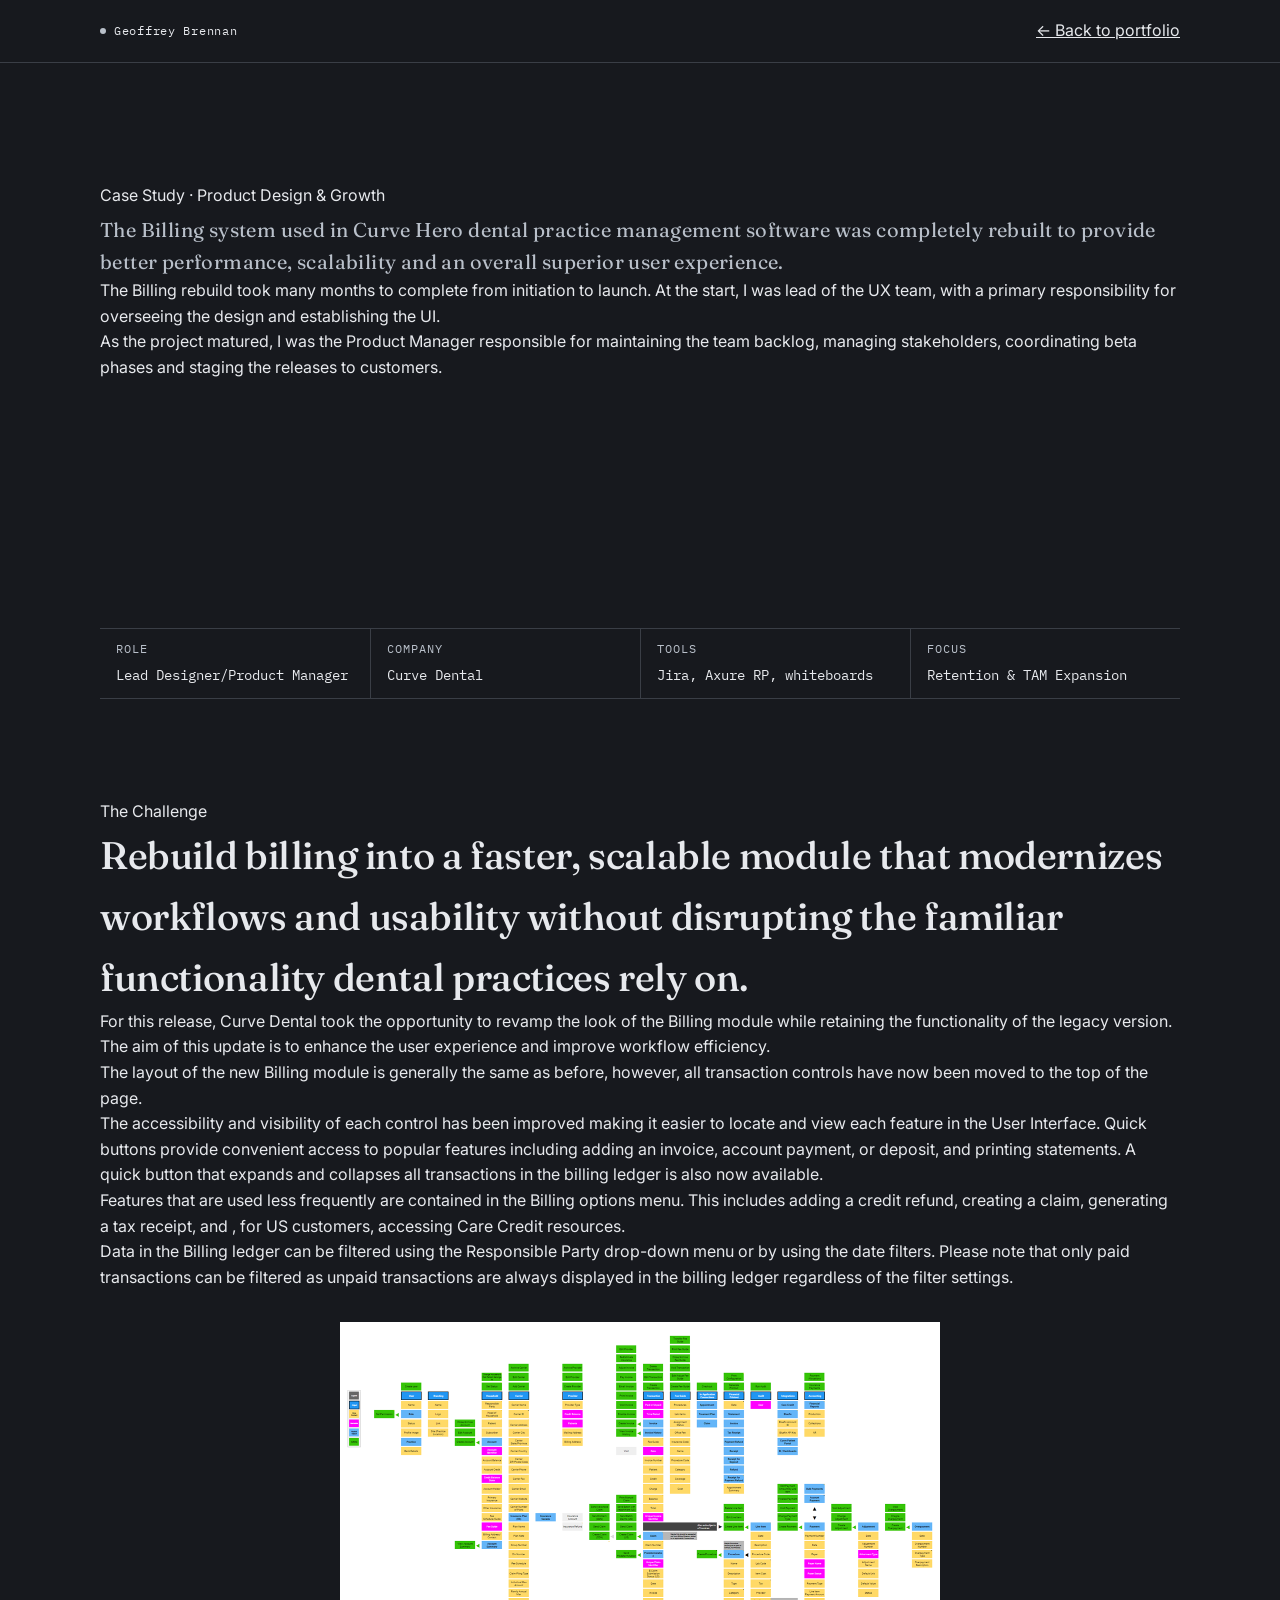
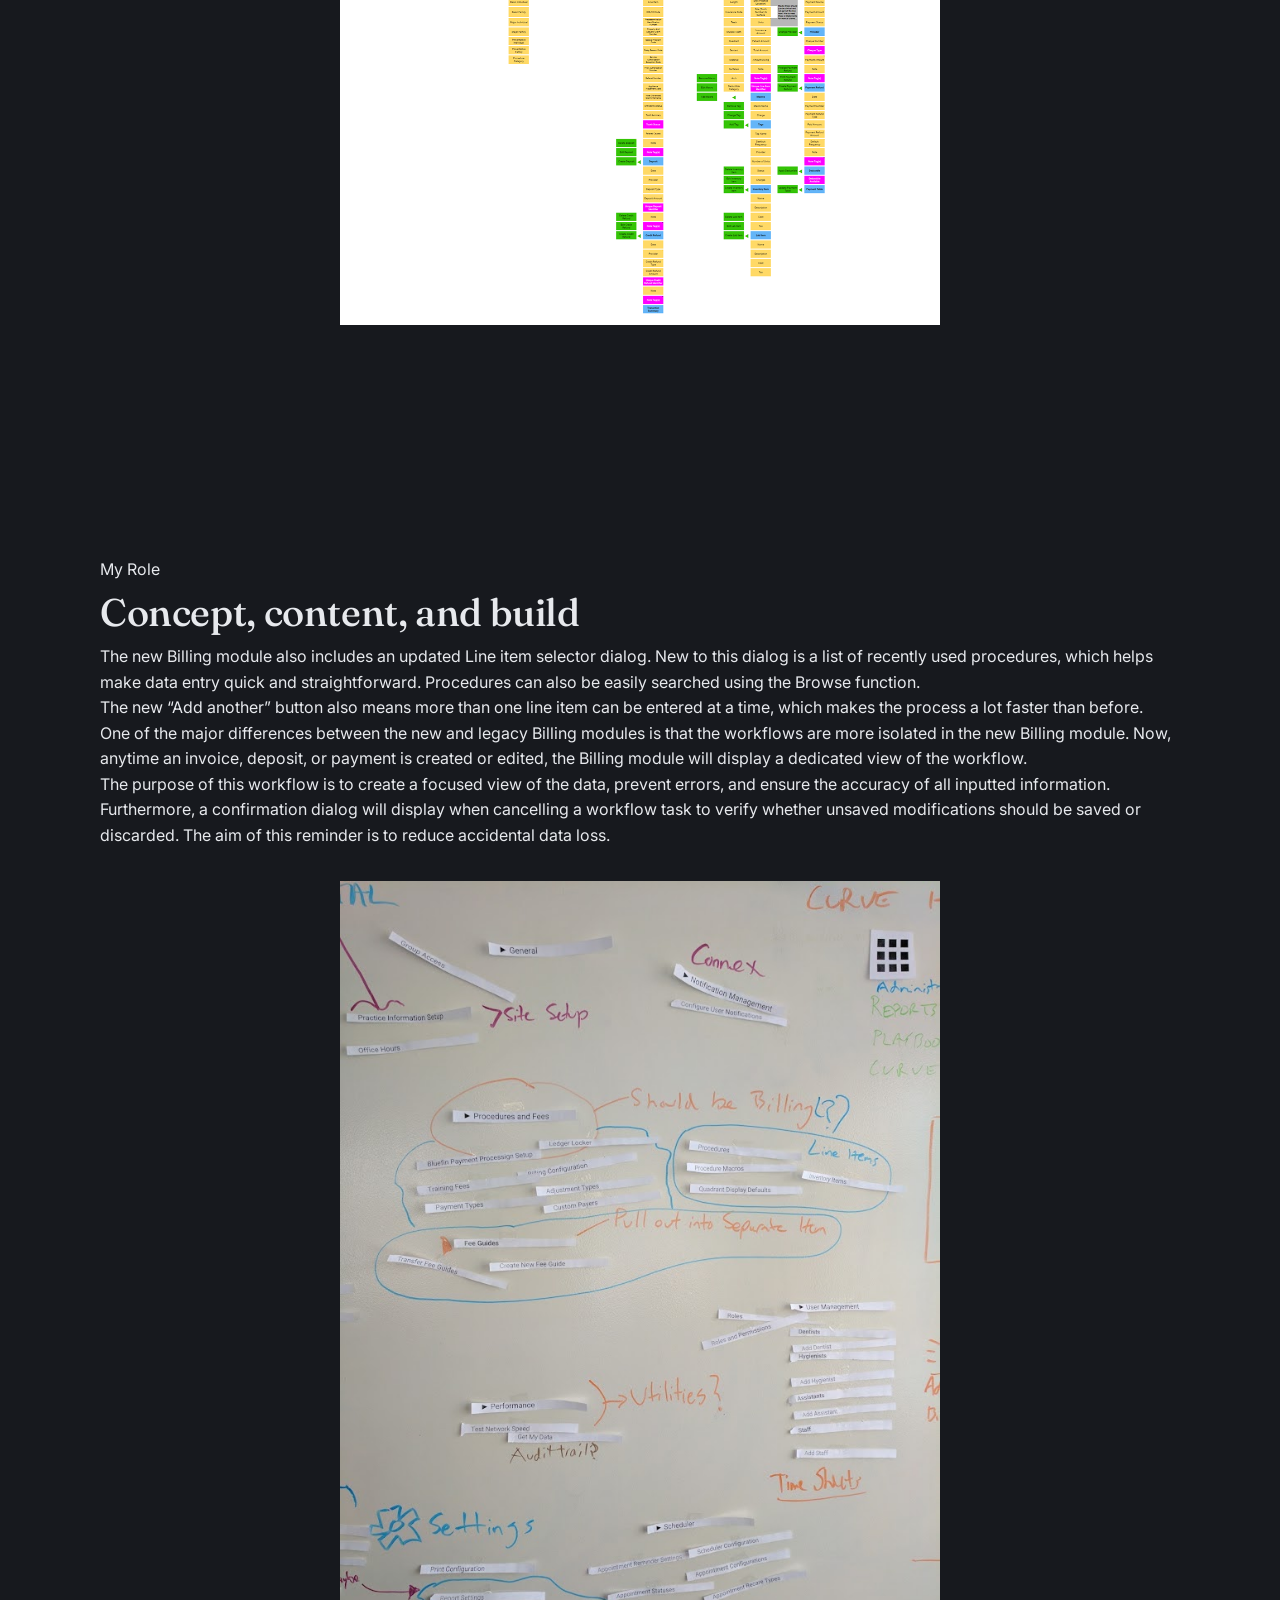
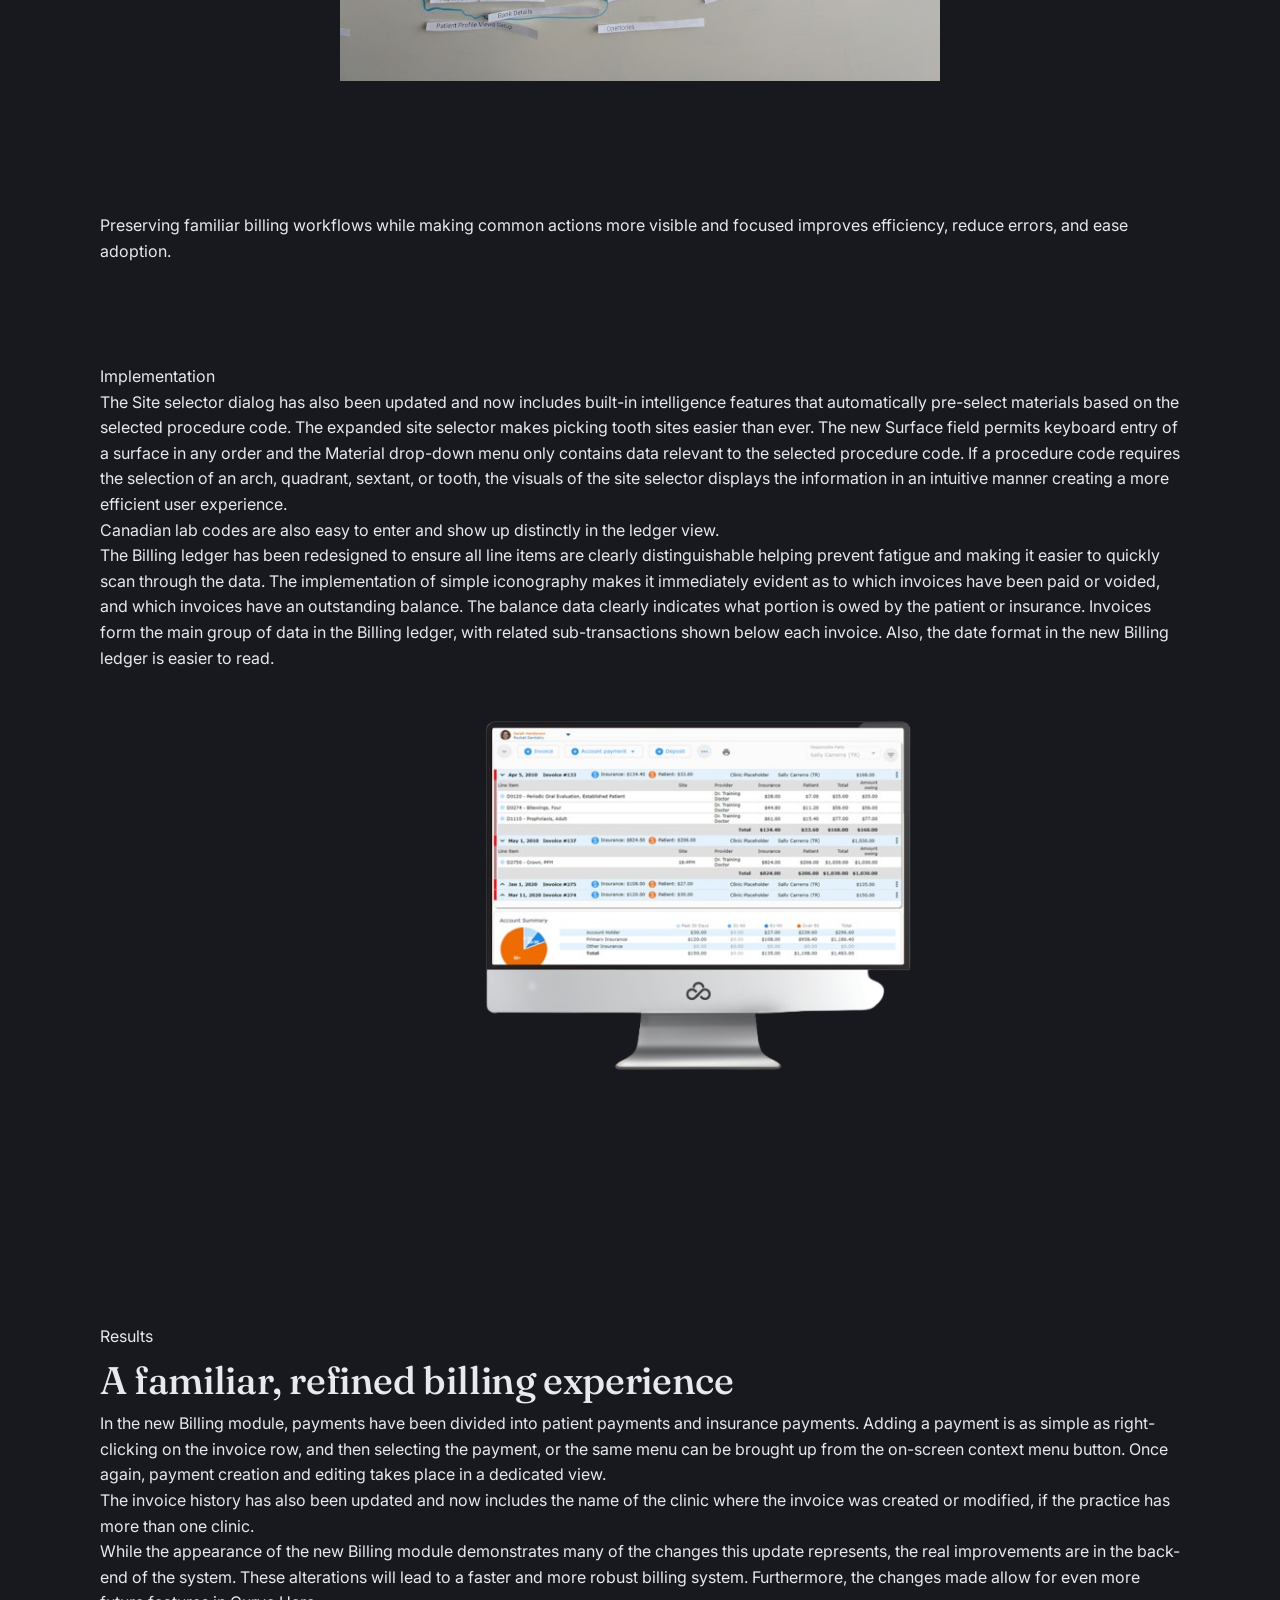
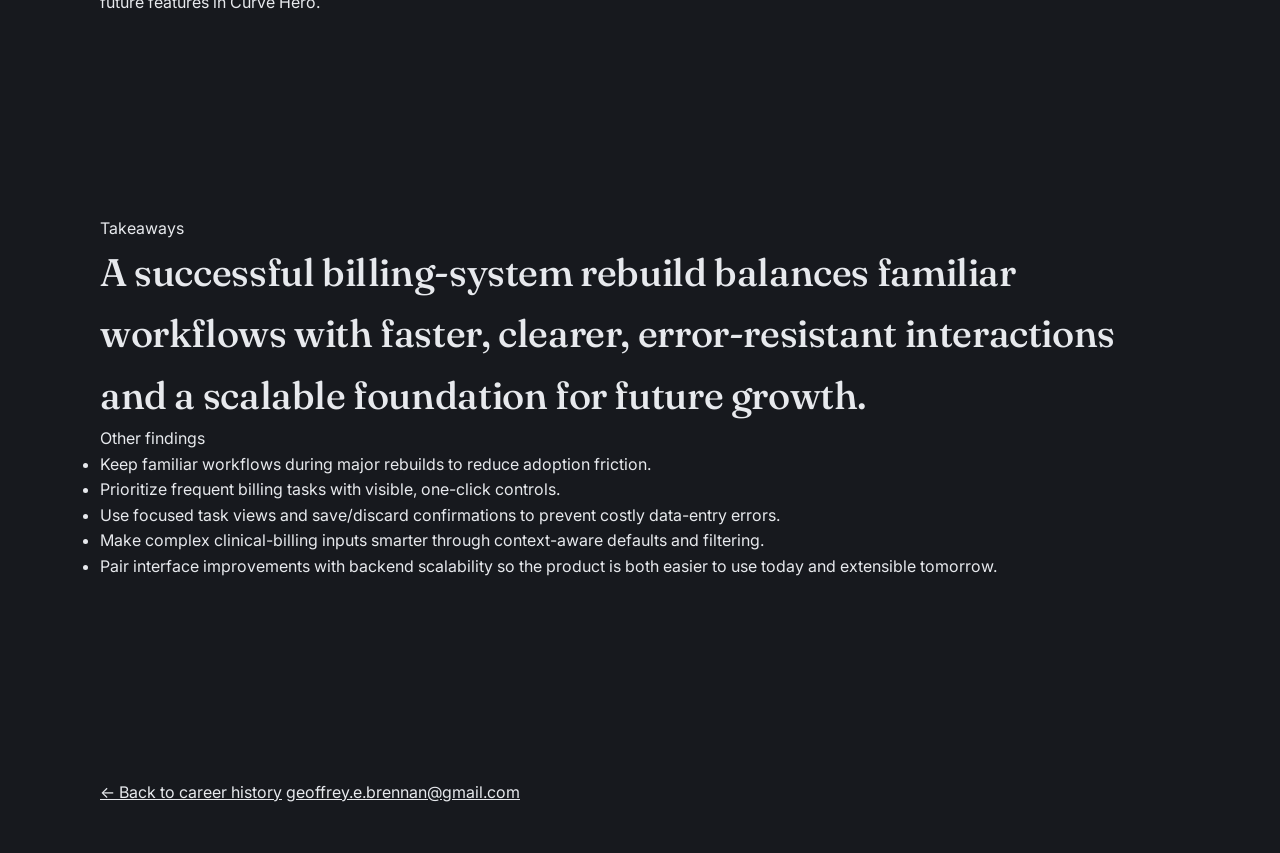
<file: case-study-billing_update.html>
<!DOCTYPE html>
<html lang="en">
<head>
<meta charset="UTF-8">
<meta name="viewport" content="width=device-width, initial-scale=1.0">
<title>Billing Update — Geoffrey Brennan</title>
<link rel="icon" type="image/x-icon" href="images/GB-icon.ico">
<meta name="description" content="Case study: designing and shipping an onboarding wizard that solved Qlearsite's biggest activation problem — without waiting on engineering.">
<link rel="preconnect" href="https://fonts.googleapis.com">
<link rel="preconnect" href="https://fonts.gstatic.com" crossorigin>
<link href="https://fonts.googleapis.com/css2?family=Fraunces:opsz,wght@9..144,300;9..144,400;9..144,500;9..144,600&family=Inter:wght@400;500;600&family=IBM+Plex+Mono:wght@400;500&display=swap" rel="stylesheet">
<link rel="stylesheet" href="styles.css">
</head>
<body>
  
<header>
  <nav class="nav">
    <a class="nav-mark" href="index.html"><span class="dot"></span>Geoffrey Brennan</a>
    <a class="back-link" href="index.html#history">← Back to portfolio</a>
  </nav>
</header>

<main>

  <section class="hero">
    <div class="eyebrow">Case Study · Product Design &amp; Growth</div>
    <h1 class="hero-title">The Billing system used in Curve Hero dental practice management software was completely rebuilt to provide better performance, scalability and an overall superior user experience.</h1>
    <p class="hero-dek">The Billing rebuild took many months to complete from initiation to launch. At the start, I was lead of the UX team, with a primary responsibility for overseeing the design and establishing the UI.</p>
<p>
As the project matured, I was the Product Manager responsible for maintaining the team backlog, managing stakeholders, coordinating beta phases and staging the releases to customers.</p>
<div style="text-align:center; max-width: 80vw;">
<iframe width="560" height="315" src="https://www.youtube.com/embed/NeMCsG82Yzk?si=_55Zpo-3VZxY-bd7" title="YouTube video player" frameborder="0" allow="accelerometer; autoplay; clipboard-write; encrypted-media; gyroscope; picture-in-picture; web-share" referrerpolicy="strict-origin-when-cross-origin" allowfullscreen></iframe>
</div>
  </section>

  <div class="wrap">
    <div class="titleblock">
      <div><span class="tb-label">Role</span><span class="tb-value">Lead Designer/Product Manager</span></div>
      <div><span class="tb-label">Company</span><span class="tb-value">Curve Dental</span></div>
      <div><span class="tb-label">Tools</span><span class="tb-value">Jira, Axure RP, whiteboards</span></div>
      <div><span class="tb-label">Focus</span><span class="tb-value">Retention &amp; TAM Expansion</span></div>
    </div>
  </div>

  <section class="section-rule">
    <div class="wrap reveal">
      <span class="eyebrow">The Challenge</span>
      <h2 class="section-title">Rebuild billing into a faster, scalable module that modernizes workflows and usability without disrupting the familiar functionality dental practices rely on.</h2>
      <p>For this release, Curve Dental took the opportunity to revamp the look of the Billing module while retaining the functionality of the legacy version. The aim of this update is to enhance the user experience and improve workflow efficiency.</p>
<p>
The layout of the new Billing module is generally the same as before, however, all transaction controls have now been moved to the top of the page. </p>
<p>
The accessibility and visibility of each control has been improved making it easier to locate and view each feature in the User Interface. Quick buttons provide convenient access to popular features including adding an invoice, account payment, or deposit, and printing statements. A quick button that expands and collapses all transactions in the billing ledger is also now available. </p>
<p>
Features that are used less frequently are contained in the Billing options menu. This includes adding a credit refund, creating a claim, generating a tax receipt, and , for US customers, accessing Care Credit resources.</p>
<p>
Data in the Billing ledger can be filtered using the Responsible Party drop-down menu or by using the date filters. Please note that only paid transactions can be filtered as unpaid transactions are always displayed in the billing ledger regardless of the filter settings.</p>
      <img src="images\Curve-Hero-Billing-System.png" width="90%"="OOUX view of the proposed billing system.">
    </div>
  </section>

  <section class="section-rule">
    <div class="wrap reveal">
      <span class="eyebrow">My Role</span>
      <h2 class="section-title">Concept, content, and build</h2>
      <p>The new Billing module also includes an updated Line item selector dialog. New to this dialog is a list of recently used procedures, which helps make data entry quick and straightforward. Procedures can also be easily searched using the Browse function.</p> 
</p>
The new “Add another” button also means more than one line item can be entered at a time, which makes the process a lot faster than before. </p> 
</p>
One of the major differences between the new and legacy Billing modules is that the workflows are more isolated in the new Billing module. Now, anytime an invoice, deposit, or payment is created or edited, the Billing module will display a dedicated view of the workflow. </p> 
</p>
The purpose of this workflow is to create a focused view of the data, prevent errors, and ensure the accuracy of all inputted information. Furthermore, a confirmation dialog will display when cancelling a workflow task to verify whether unsaved modifications should be saved or discarded. The aim of this reminder is to reduce accidental data loss.</p>
    </div>
    <div> <img src="images\billing_whiteboard.png" alt="Billing system whiteboard work."></div>
  </section>

  <div class="pullquote">
    <div class="wrap">
      <p>Preserving familiar billing workflows while making common actions more visible and focused improves efficiency, reduce errors, and ease adoption.</p>
    </div>
  </div>

  <section class="section-rule">
    <div class="wrap reveal">
      <span class="eyebrow">Implementation</span>
    
      <p>The Site selector dialog has also been updated and now includes built-in intelligence features that automatically pre-select materials based on the selected procedure code. The expanded site selector makes picking tooth sites easier than ever. The new Surface field permits keyboard entry of a surface in any order and the Material drop-down menu only contains data relevant to the selected procedure code. If a procedure code requires the selection of an arch, quadrant, sextant, or tooth, the visuals of the site selector displays the information in an intuitive manner creating a more efficient user experience. </p>
<p>
Canadian lab codes are also easy to enter and show up distinctly in the ledger view.</p>
<p>
The Billing ledger has been redesigned to ensure all line items are clearly distinguishable helping prevent fatigue and making it easier to quickly scan through the data. The implementation of simple iconography makes it immediately evident as to which invoices have been paid or voided, and which invoices have an outstanding balance. The balance data clearly indicates what portion is owed by the patient or insurance. Invoices form the main group of data in the Billing ledger, with related sub-transactions shown below each invoice. Also, the date format in the new Billing ledger is easier to read. </p>
    
        <img src="images\billing_screen.png"  alt="Billing system screenshot.">
        </div>
  </section>

  <section class="section-rule">
    <div class="wrap reveal">
      <span class="eyebrow">Results</span>
      <h2 class="section-title">A familiar, refined billing experience</h2>
      <p>In the new Billing module, payments have been divided into patient payments and insurance payments. Adding a payment is as simple as right-clicking on the invoice row, and then selecting the payment, or the same menu can be brought up from the on-screen context menu button. Once again, payment creation and editing takes place in a dedicated view.</p>
<p>
The invoice history has also been updated and now includes the name of the clinic where the invoice was created or modified, if the practice has more than one clinic.</p>
<p>
While the appearance of the new Billing module demonstrates many of the changes this update represents, the real improvements are in the back-end of the system. These alterations will lead to a faster and more robust billing system. Furthermore, the changes made allow for even more future features in Curve Hero. </p>
    
       
        </div>
  </section>

  <section class="section-rule">
    <div class="wrap reveal">
      <span class="eyebrow">Takeaways</span>
      <h2 class="section-title">A successful billing-system rebuild balances familiar workflows with faster, clearer, error-resistant interactions and a scalable foundation for future growth.</h2>
      <p>Other findings</p>
      <ul>
        <li>Keep familiar workflows during major rebuilds to reduce adoption friction.</li>
        <li>Prioritize frequent billing tasks with visible, one-click controls.</li>
<li>Use focused task views and save/discard confirmations to prevent costly data-entry errors.</li>
<li>Make complex clinical-billing inputs smarter through context-aware defaults and filtering.</li>
<li>Pair interface improvements with backend scalability so the product is both easier to use today and extensible tomorrow.</li>

      </ul>
    </div>
  </section>

</main>

<footer>
  <div class="wrap">
    <div class="footer-links">
      <a href="index.html#history">← Back to career history</a>
      <a href="mailto:geoffrey.e.brennan@gmail.com">geoffrey.e.brennan@gmail.com</a>
    </div>
  </div>
</footer>

<script>
  const reveals = document.querySelectorAll('.reveal');
  if ('IntersectionObserver' in window) {
    const io = new IntersectionObserver((entries) => {
      entries.forEach(entry => {
        if (entry.isIntersecting) { entry.target.classList.add('in'); io.unobserve(entry.target); }
      });
    }, { threshold: 0.1 });
    reveals.forEach(el => io.observe(el));
  } else {
    reveals.forEach(el => el.classList.add('in'));
  }
</script>

</body>
</html>
</file>
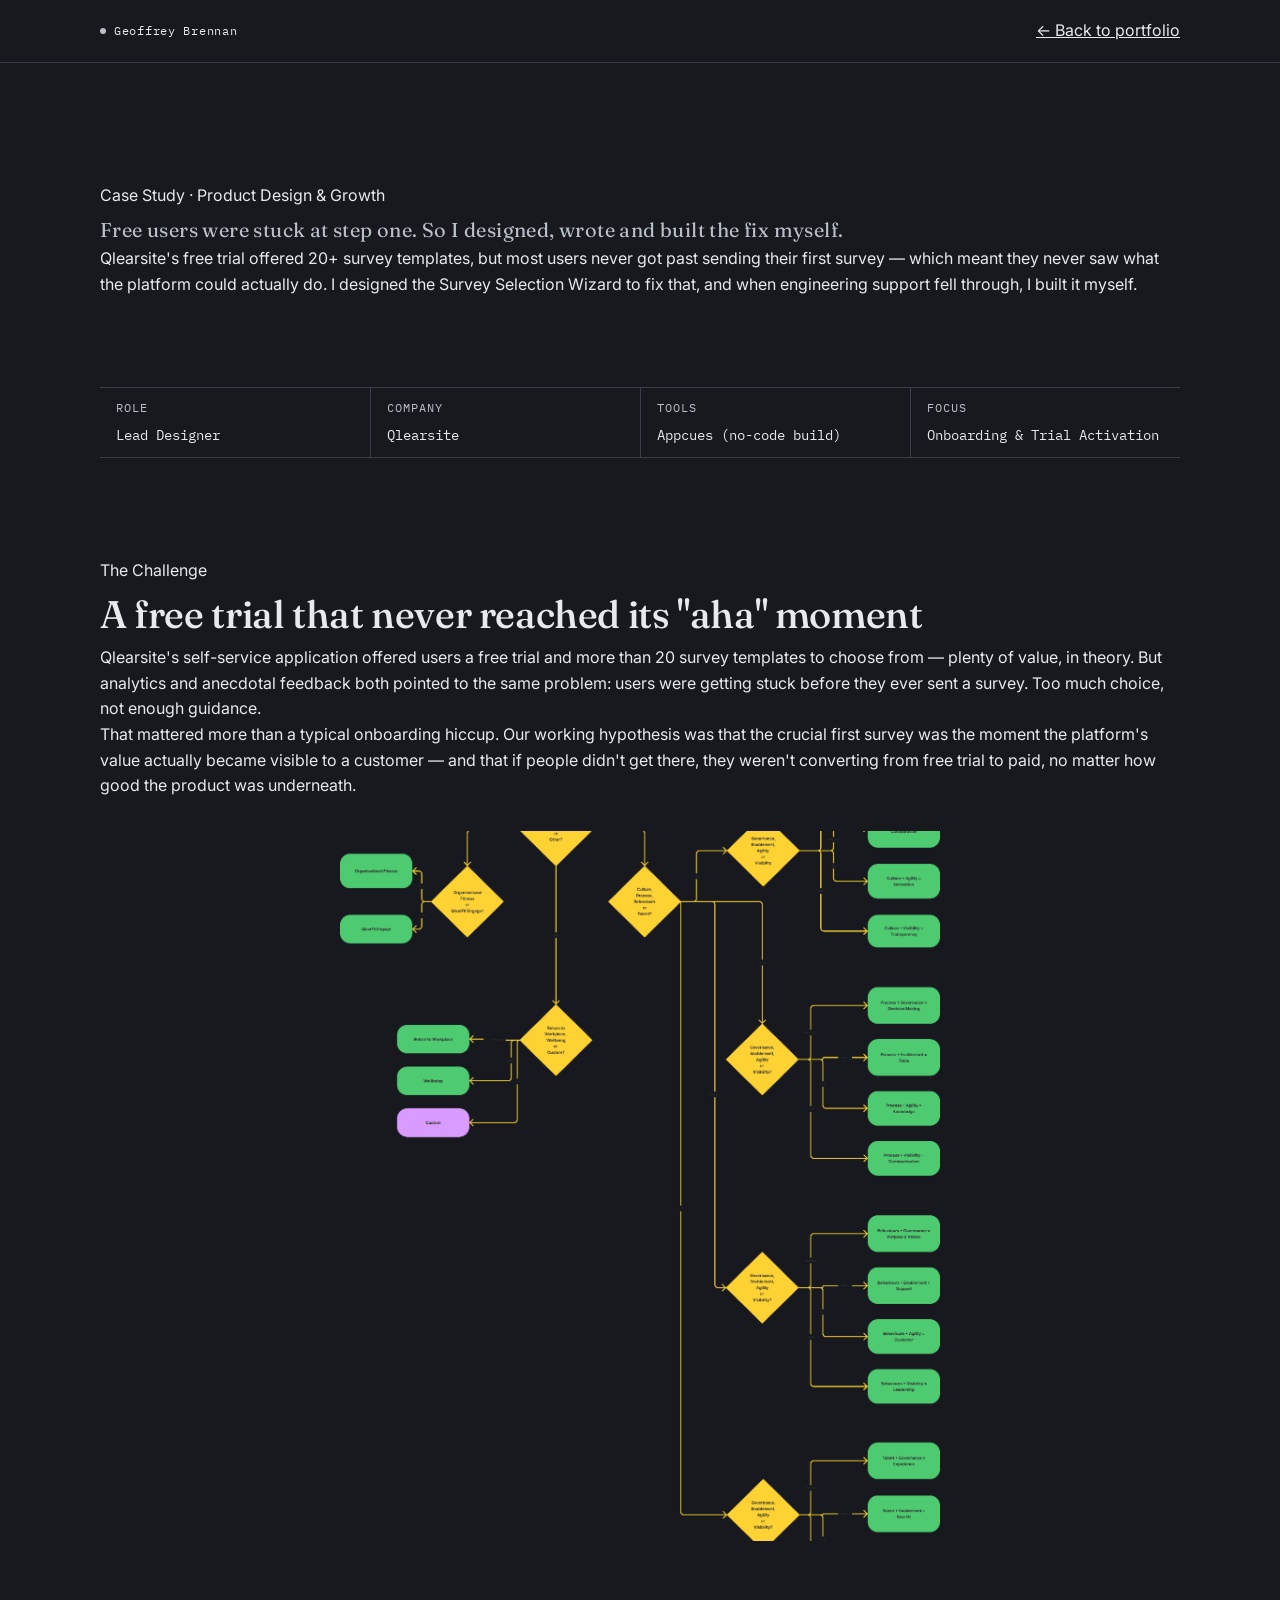
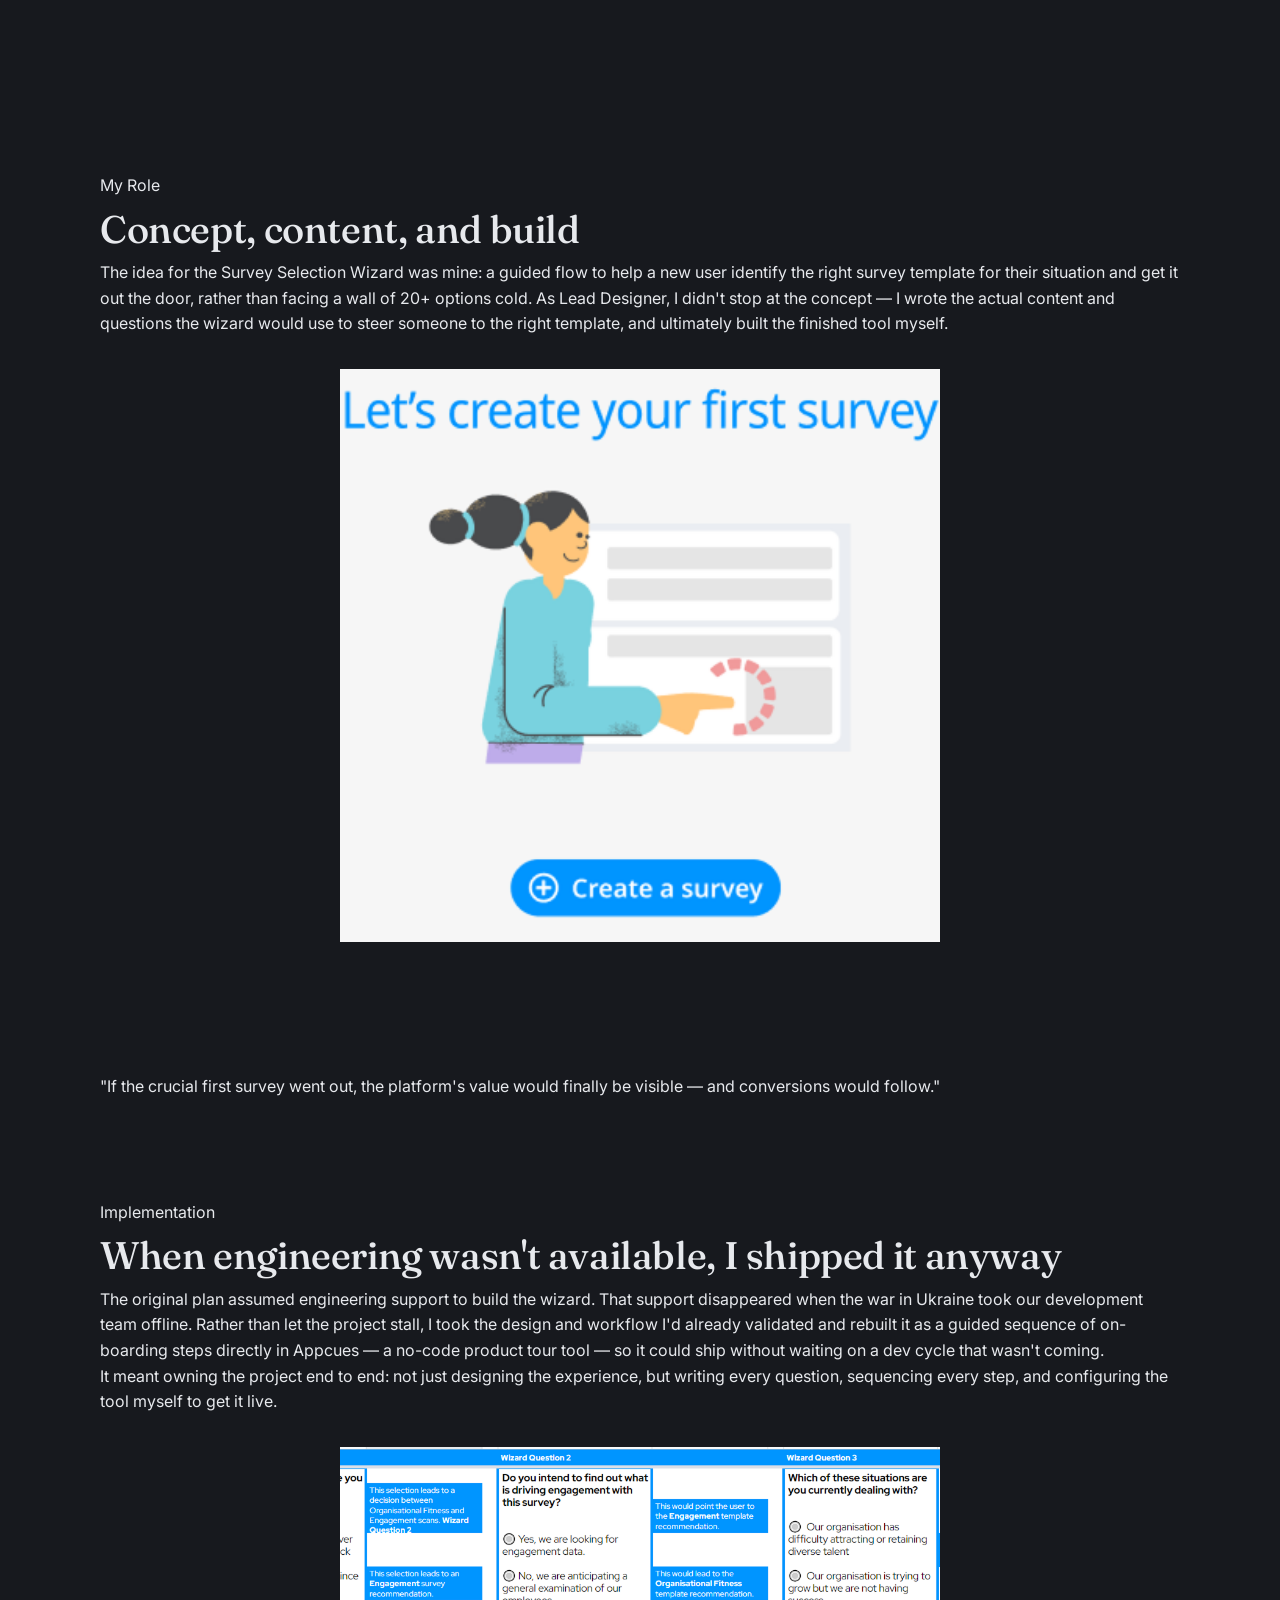
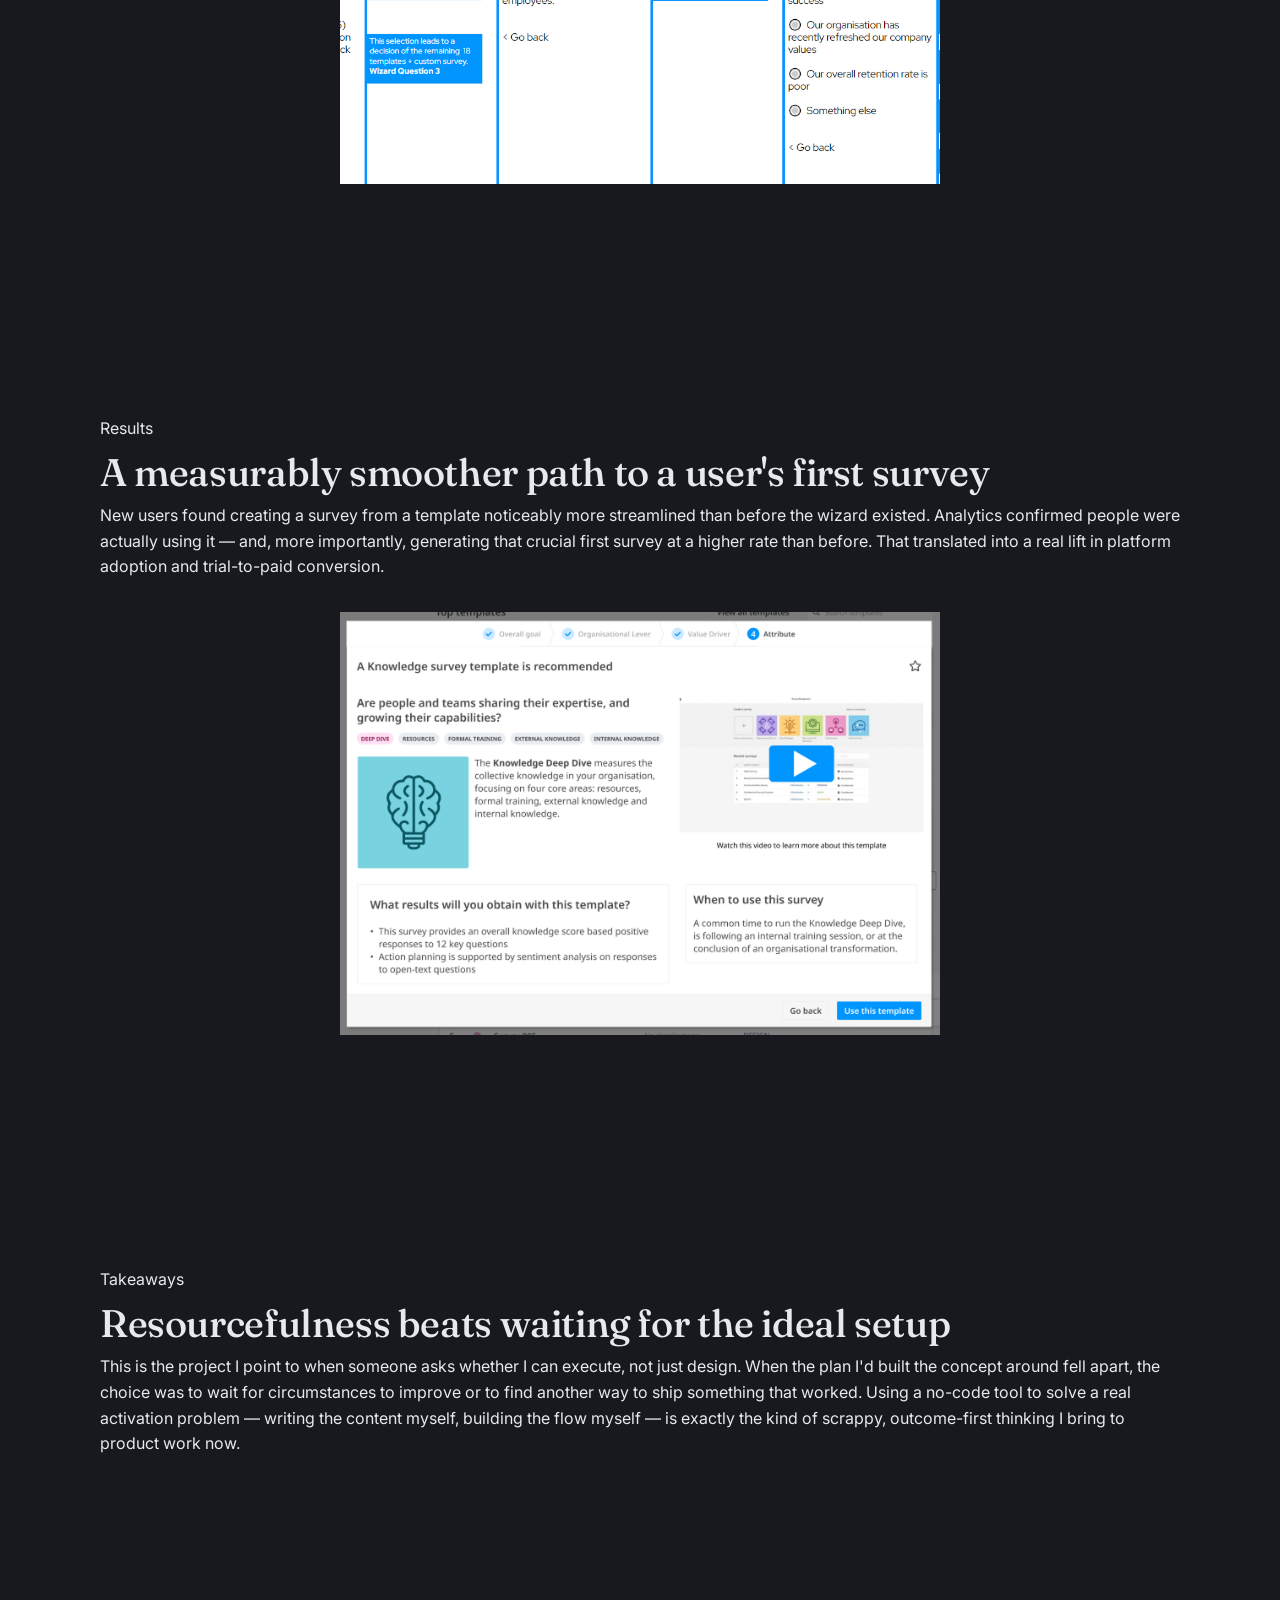
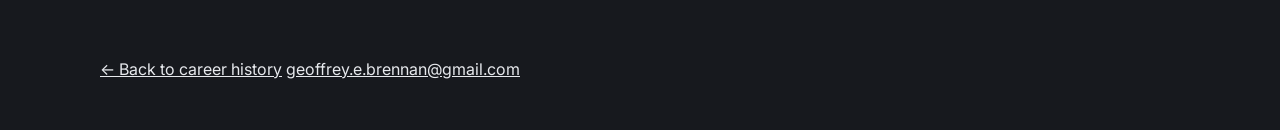
<file: case-study-survey-wizard.html>
<!DOCTYPE html>
<html lang="en">
<head>
<meta charset="UTF-8">
<meta name="viewport" content="width=device-width, initial-scale=1.0">
<title>Survey Selection Wizard — Geoffrey Brennan</title>
<link rel="icon" type="image/x-icon" href="images/GB-icon.ico">
<meta name="description" content="Case study: designing and shipping an onboarding wizard that solved Qlearsite's biggest activation problem — without waiting on engineering.">
<link rel="preconnect" href="https://fonts.googleapis.com">
<link rel="preconnect" href="https://fonts.gstatic.com" crossorigin>
<link href="https://fonts.googleapis.com/css2?family=Fraunces:opsz,wght@9..144,300;9..144,400;9..144,500;9..144,600&family=Inter:wght@400;500;600&family=IBM+Plex+Mono:wght@400;500&display=swap" rel="stylesheet">
<link rel="stylesheet" href="styles.css">
</head>
<body>
  
<header>
  <nav class="nav">
    <a class="nav-mark" href="index.html"><span class="dot"></span>Geoffrey Brennan</a>
    <a class="back-link" href="index.html#history">← Back to portfolio</a>
  </nav>
</header>

<main>

  <section class="hero">
    <div class="eyebrow">Case Study · Product Design &amp; Growth</div>
    <h1 class="hero-title">Free users were stuck at step one. So I designed, wrote and built the fix myself.</h1>
    <p class="hero-dek">Qlearsite's free trial offered 20+ survey templates, but most users never got past sending their first survey — which meant they never saw what the platform could actually do. I designed the Survey Selection Wizard to fix that, and when engineering support fell through, I built it myself.</p>
  </section>

  <div class="wrap">
    <div class="titleblock">
      <div><span class="tb-label">Role</span><span class="tb-value">Lead Designer</span></div>
      <div><span class="tb-label">Company</span><span class="tb-value">Qlearsite</span></div>
      <div><span class="tb-label">Tools</span><span class="tb-value">Appcues (no-code build)</span></div>
      <div><span class="tb-label">Focus</span><span class="tb-value">Onboarding &amp; Trial Activation</span></div>
    </div>
  </div>

  <section class="section-rule">
    <div class="wrap reveal">
      <span class="eyebrow">The Challenge</span>
      <h2 class="section-title">A free trial that never reached its "aha" moment</h2>
      <p>Qlearsite's self-service application offered users a free trial and more than 20 survey templates to choose from — plenty of value, in theory. But analytics and anecdotal feedback both pointed to the same problem: users were getting stuck before they ever sent a survey. Too much choice, not enough guidance.</p>
      <p>That mattered more than a typical onboarding hiccup. Our working hypothesis was that the crucial first survey was the moment the platform's value actually became visible to a customer — and that if people didn't get there, they weren't converting from free trial to paid, no matter how good the product was underneath.</p>
      <img src="images\survey_selection_flowchart.png" width="90%"="Screenshot of the Survey Selection Wizard flowchart.">
    </div>
  </section>

  <section class="section-rule">
    <div class="wrap reveal">
      <span class="eyebrow">My Role</span>
      <h2 class="section-title">Concept, content, and build</h2>
      <p>The idea for the Survey Selection Wizard was mine: a guided flow to help a new user identify the right survey template for their situation and get it out the door, rather than facing a wall of 20+ options cold. As Lead Designer, I didn't stop at the concept — I wrote the actual content and questions the wizard would use to steer someone to the right template, and ultimately built the finished tool myself.</p>
    </div>
    <div> <img src="images\first_survey.png" alt="Screenshot of the Survey Selection Wizard interface."></div>
  </section>

  <div class="pullquote">
    <div class="wrap">
      <p>"If the crucial first survey went out, the platform's value would finally be visible — and conversions would follow."</p>
    </div>
  </div>

  <section class="section-rule">
    <div class="wrap reveal">
      <span class="eyebrow">Implementation</span>
      <h2 class="section-title">When engineering wasn't available, I shipped it anyway</h2>
      <p>The original plan assumed engineering support to build the wizard. That support disappeared when the war in Ukraine took our development team offline. Rather than let the project stall, I took the design and workflow I'd already validated and rebuilt it as a guided sequence of on-boarding steps directly in Appcues — a no-code product tour tool — so it could ship without waiting on a dev cycle that wasn't coming.</p>
      <p>It meant owning the project end to end: not just designing the experience, but writing every question, sequencing every step, and configuring the tool myself to get it live.</p>
    
        <img src="images\survey_work.png"  alt="Survey work screenshot.">
        </div>
  </section>

  <section class="section-rule">
    <div class="wrap reveal">
      <span class="eyebrow">Results</span>
      <h2 class="section-title">A measurably smoother path to a user's first survey</h2>
      <p>New users found creating a survey from a template noticeably more streamlined than before the wizard existed. Analytics confirmed people were actually using it — and, more importantly, generating that crucial first survey at a higher rate than before. That translated into a real lift in platform adoption and trial-to-paid conversion. </p>
    
        <img src="images\survey_description.png"  alt="Screenshot of the Survey Selection Wizard interface.">
        </div>
  </section>

  <section class="section-rule">
    <div class="wrap reveal">
      <span class="eyebrow">Takeaways</span>
      <h2 class="section-title">Resourcefulness beats waiting for the ideal setup</h2>
      <p>This is the project I point to when someone asks whether I can execute, not just design. When the plan I'd built the concept around fell apart, the choice was to wait for circumstances to improve or to find another way to ship something that worked. Using a no-code tool to solve a real activation problem — writing the content myself, building the flow myself — is exactly the kind of scrappy, outcome-first thinking I bring to product work now.</p>
    </div>
  </section>

</main>

<footer>
  <div class="wrap">
    <div class="footer-links">
      <a href="index.html#history">← Back to career history</a>
      <a href="mailto:geoffrey.e.brennan@gmail.com">geoffrey.e.brennan@gmail.com</a>
    </div>
  </div>
</footer>

<script>
  const reveals = document.querySelectorAll('.reveal');
  if ('IntersectionObserver' in window) {
    const io = new IntersectionObserver((entries) => {
      entries.forEach(entry => {
        if (entry.isIntersecting) { entry.target.classList.add('in'); io.unobserve(entry.target); }
      });
    }, { threshold: 0.1 });
    reveals.forEach(el => io.observe(el));
  } else {
    reveals.forEach(el => el.classList.add('in'));
  }
</script>

</body>
</html>
</file>
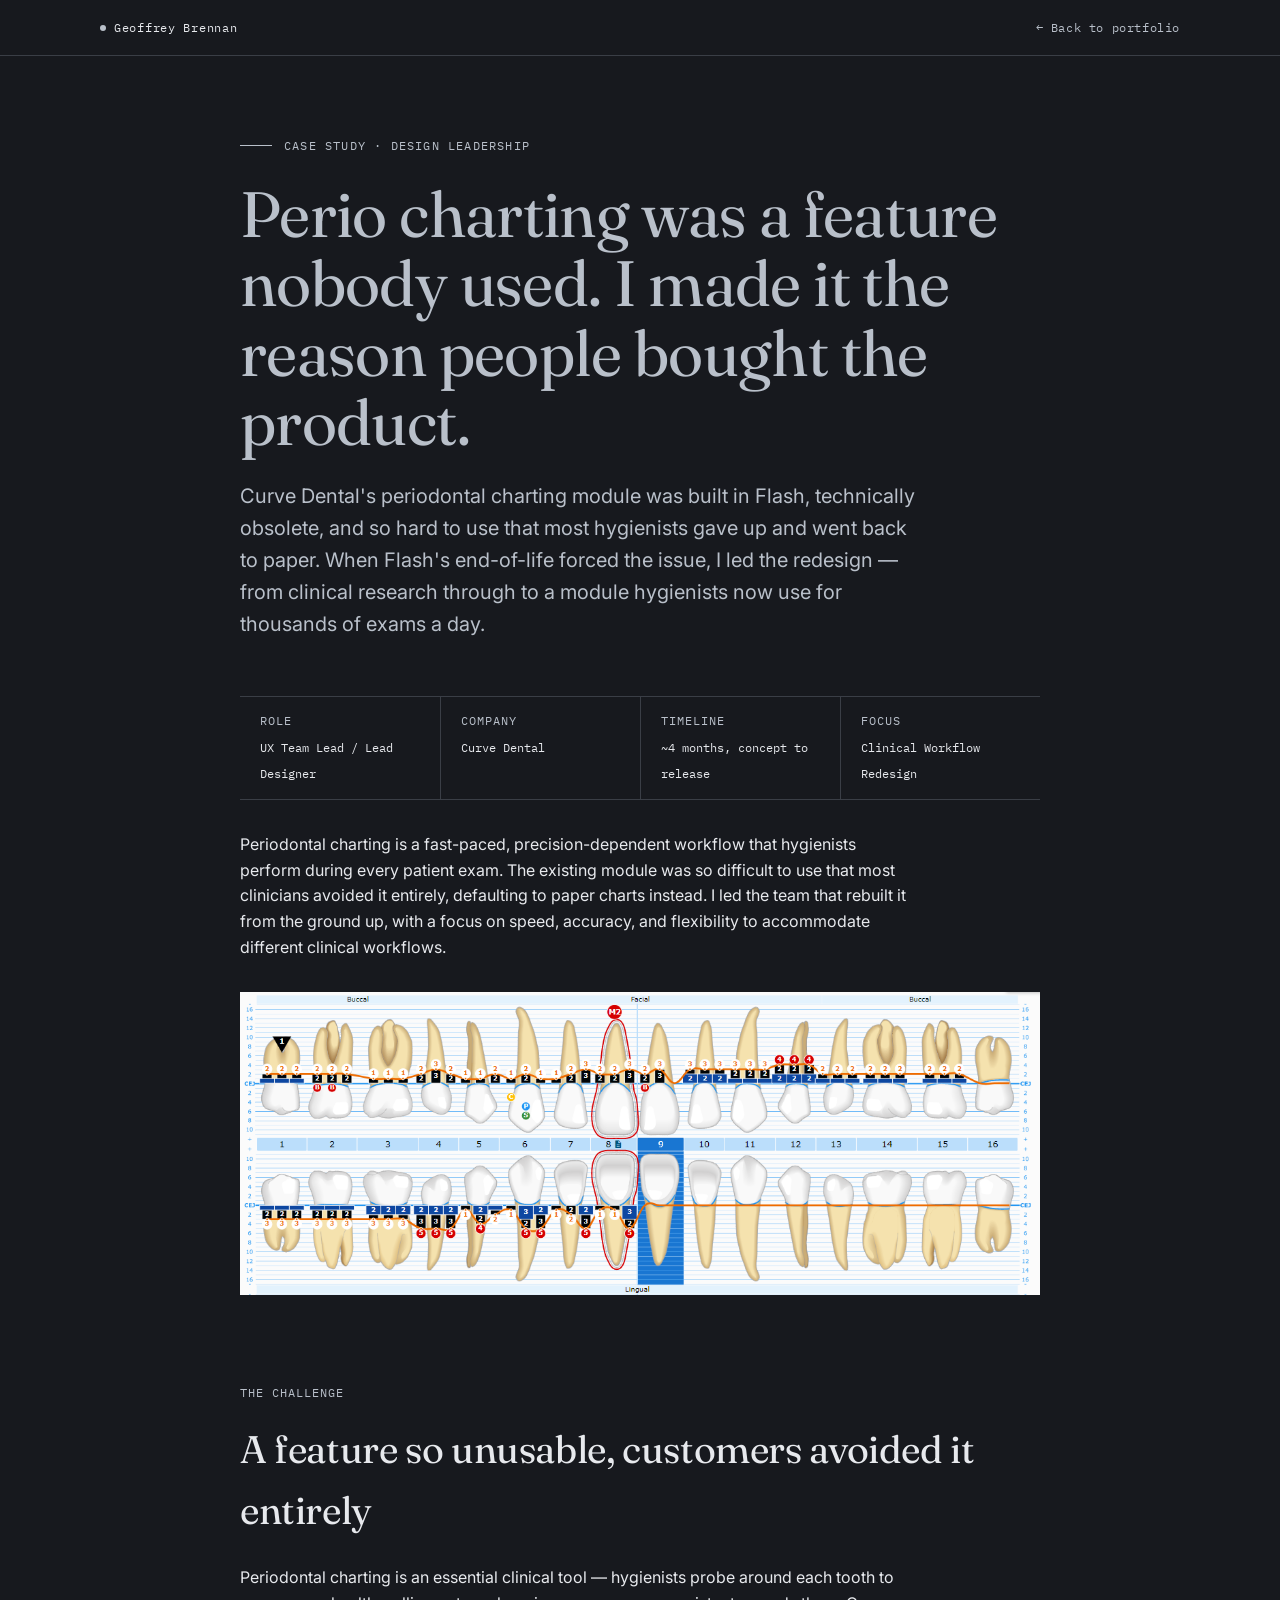
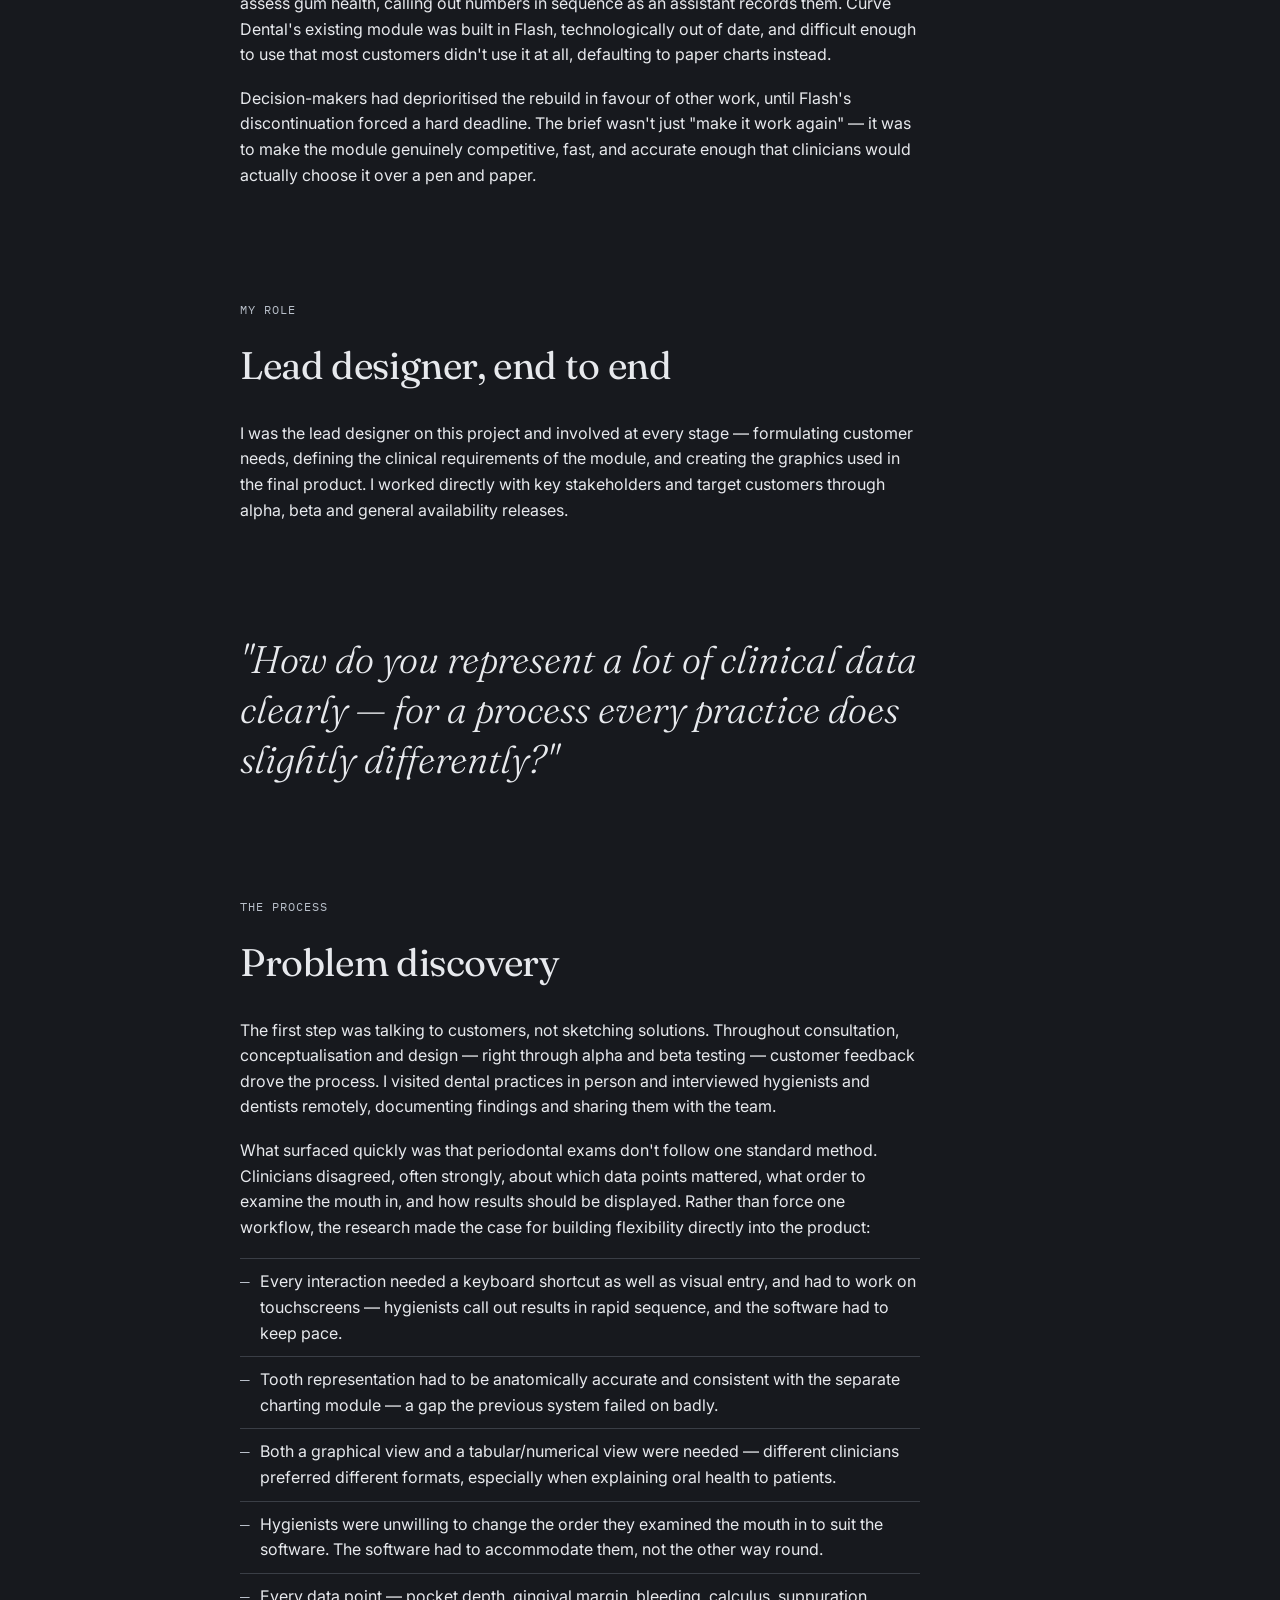
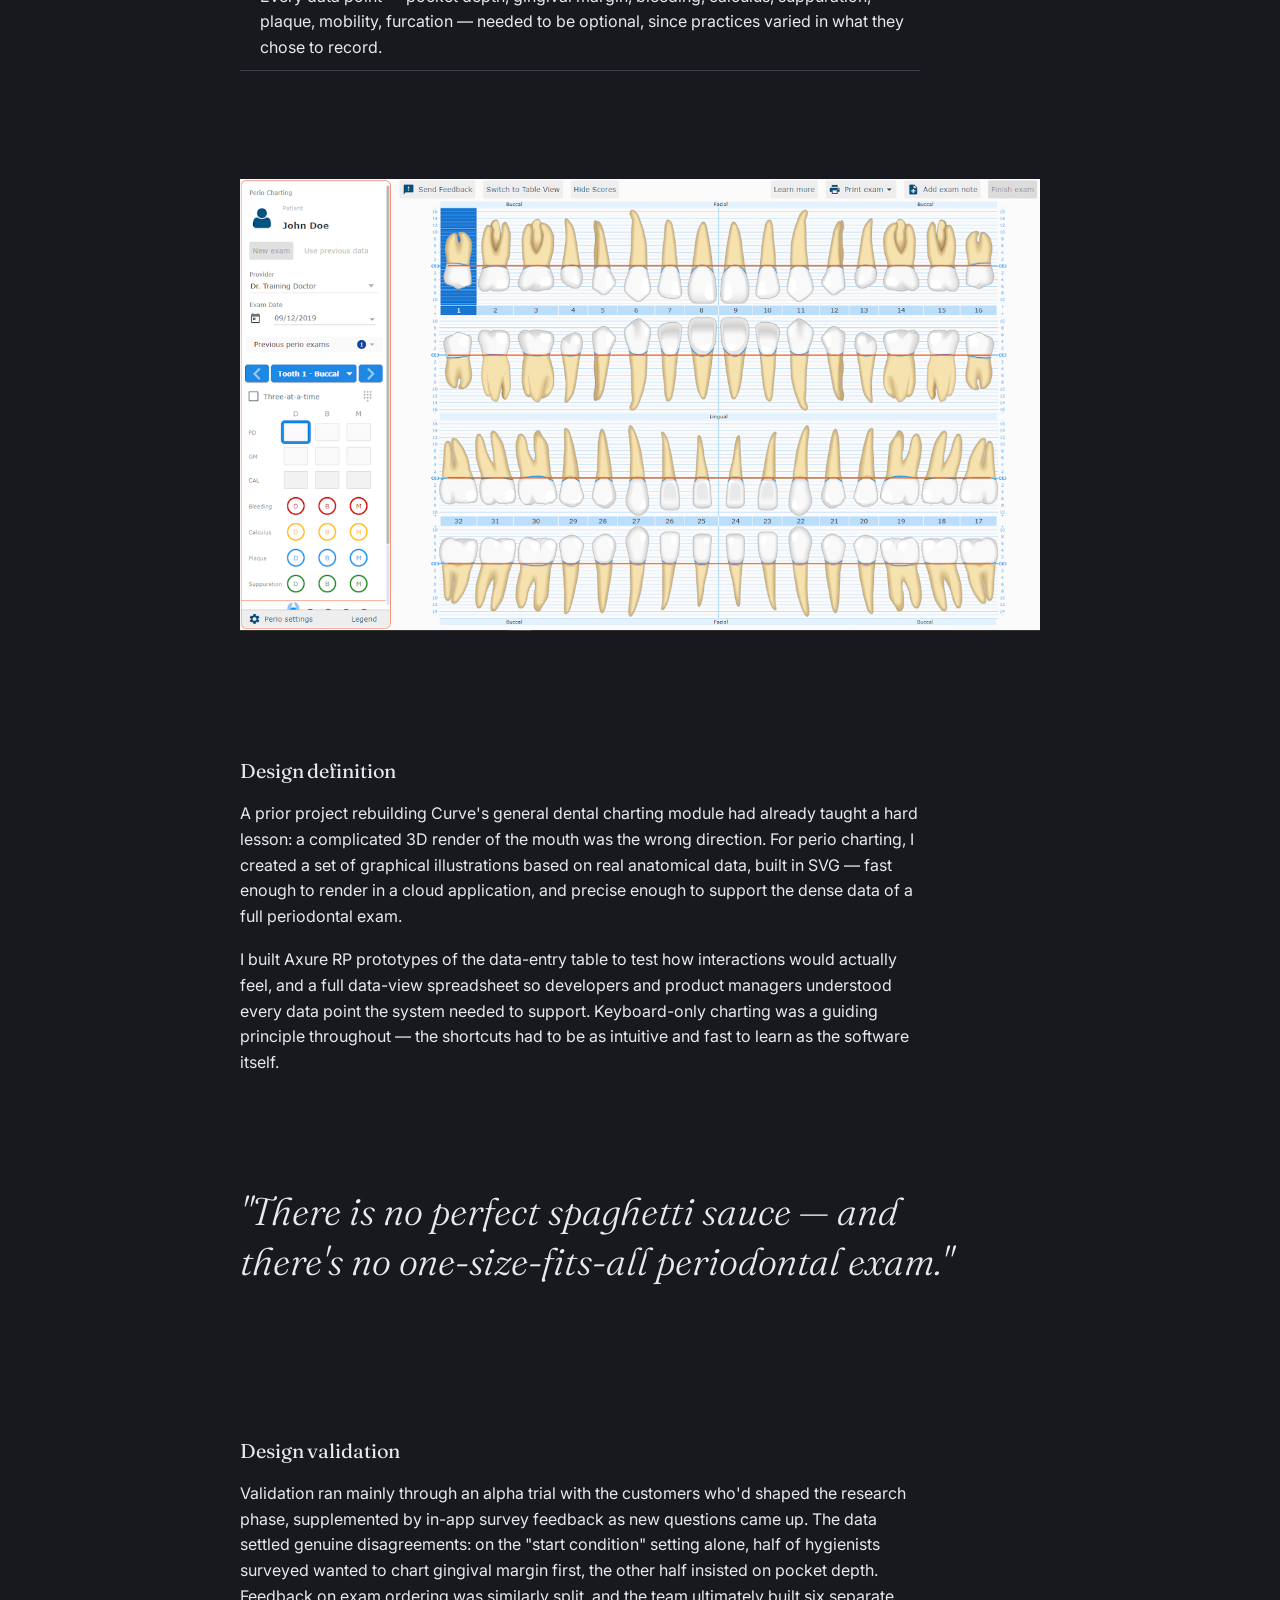
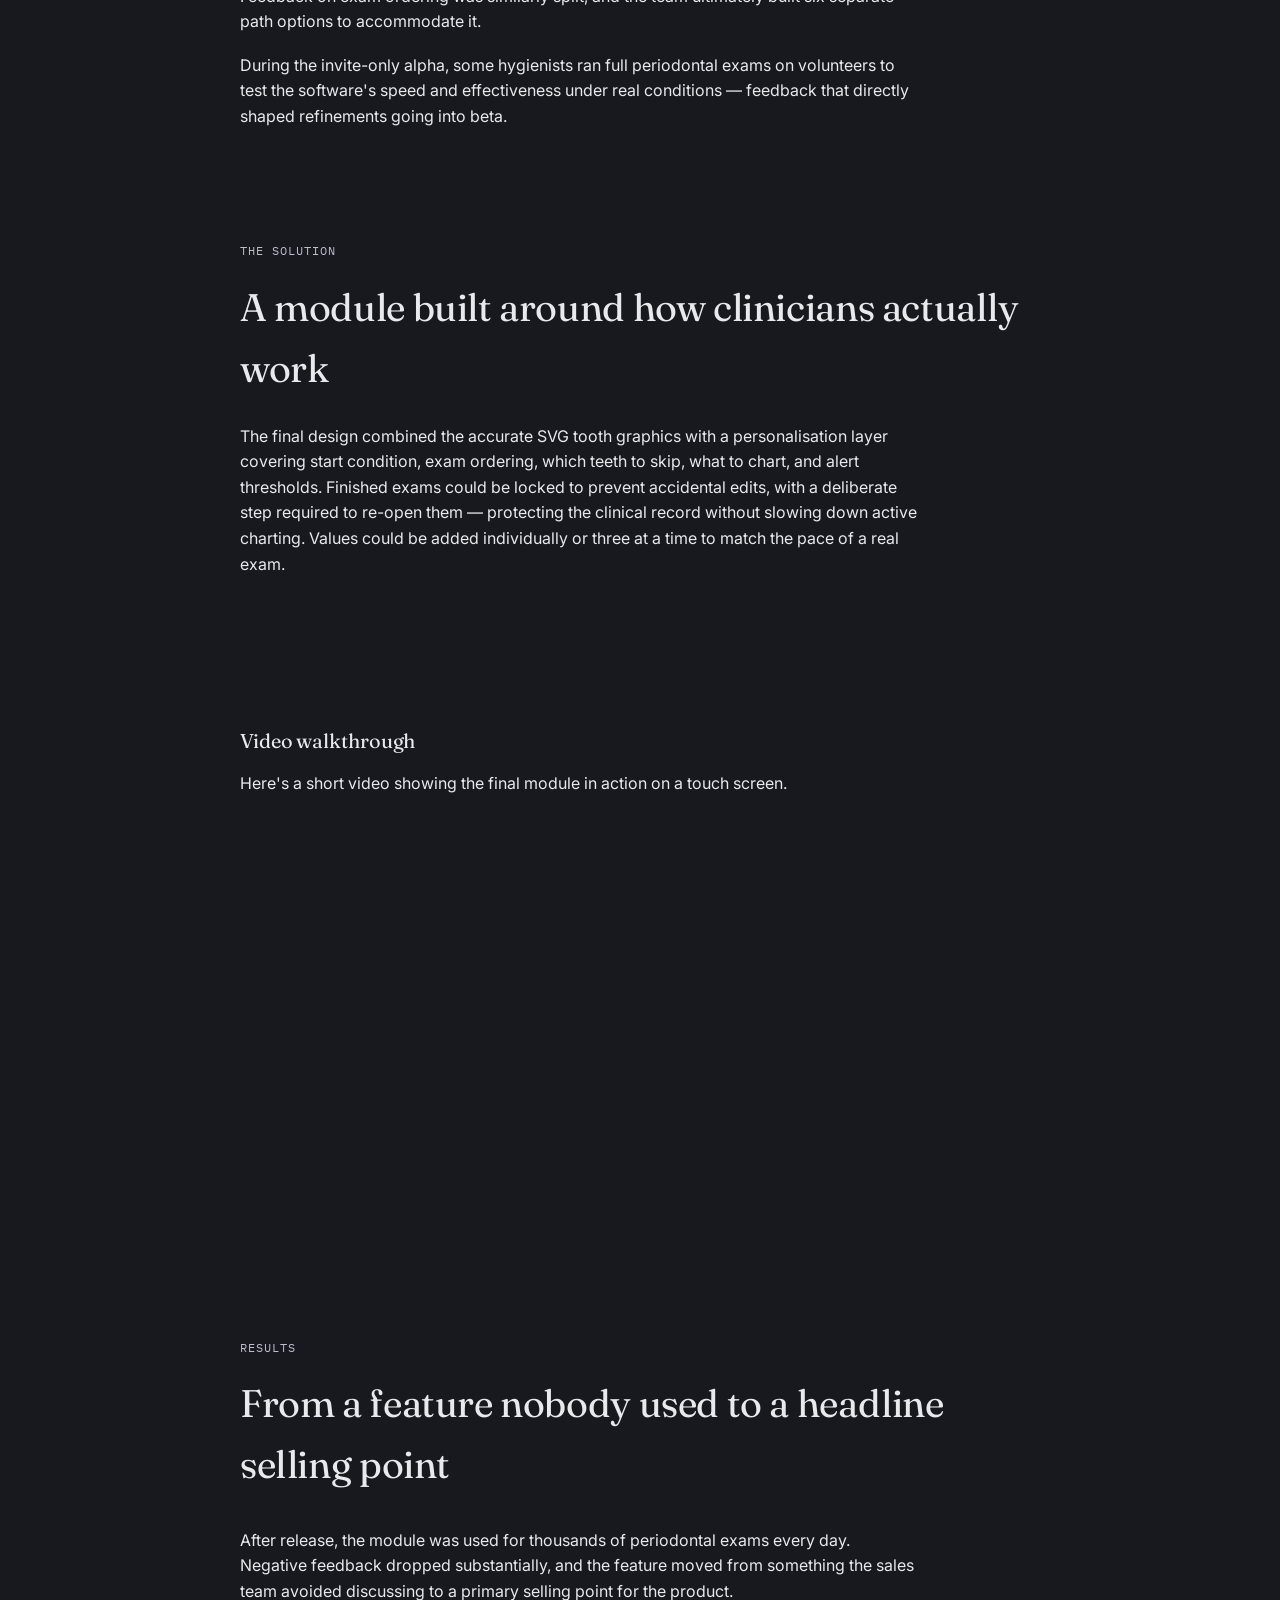
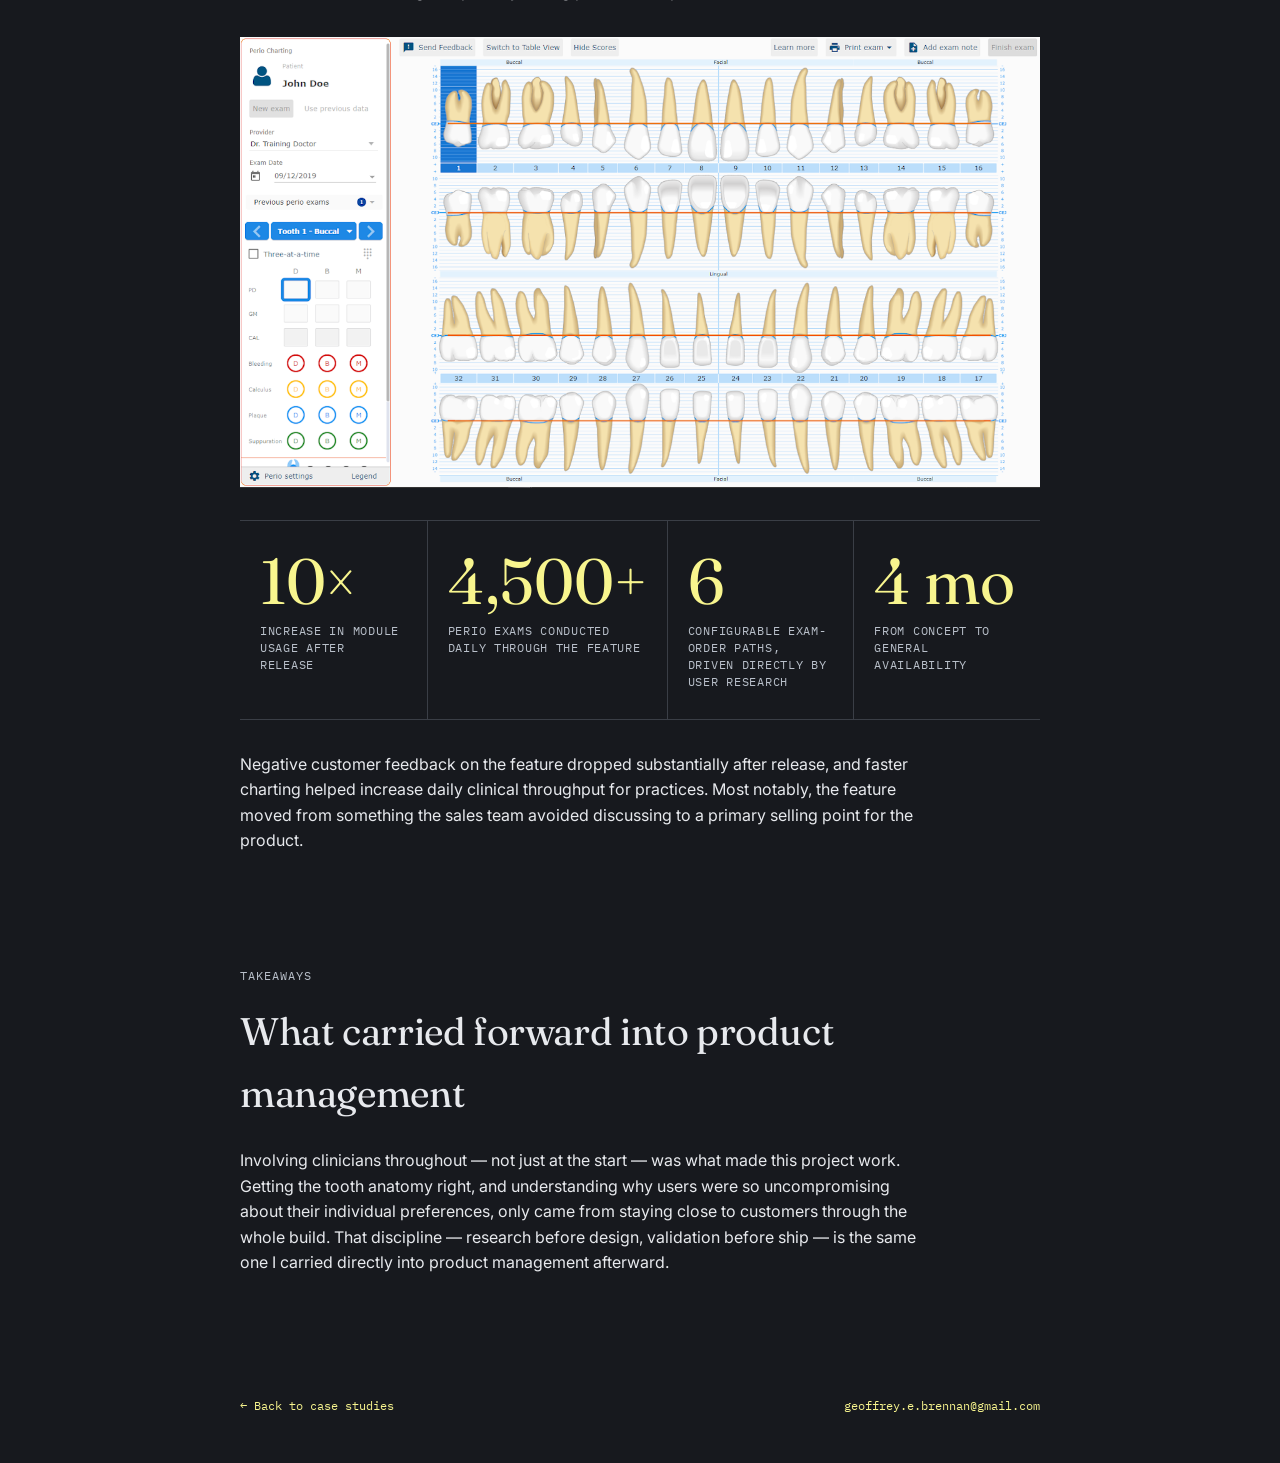
<file: perio-charting-rebuild.html>
<!DOCTYPE html>
<html lang="en">
<head>
<meta charset="UTF-8">
<meta name="viewport" content="width=device-width, initial-scale=1.0">
<title>Perio Charting Rebuild — Geoffrey Brennan</title>
<link rel="icon" type="image/x-icon" href="images/GB-icon.ico">
<meta name="description" content="Case study: rebuilding Curve Dental's periodontal charting module — UX leadership, clinical research and design validation.">
<link rel="preconnect" href="https://fonts.googleapis.com">
<link rel="preconnect" href="https://fonts.gstatic.com" crossorigin>
<link href="https://fonts.googleapis.com/css2?family=Fraunces:opsz,wght@9..144,300;9..144,400;9..144,500;9..144,600&family=Inter:wght@400;500;600&family=IBM+Plex+Mono:wght@400;500&display=swap" rel="stylesheet">
<link rel="stylesheet" href="styles.css">
</head>
<body class="case-study-page">
<header>
  <nav class="nav">
    <a class="nav-mark" href="index.html"><span class="dot"></span>Geoffrey Brennan</a>
    <a class="back-link" href="index.html#work">← Back to portfolio</a>
  </nav>
</header>

<main>

  <section class="hero">
    <div class="hero-eyebrow">Case Study · Design Leadership</div>
    <h1 class="hero-title">Perio charting was a feature nobody used. I made it the reason people bought the product.</h1>
    <p class="hero-dek">Curve Dental's periodontal charting module was built in Flash, technically obsolete, and so hard to use that most hygienists gave up and went back to paper. When Flash's end-of-life forced the issue, I led the redesign — from clinical research through to a module hygienists now use for thousands of exams a day.</p>
  </section>

  <div class="wrap">
    <div class="titleblock">
      <div><span class="tb-label">Role</span><span class="tb-value">UX Team Lead / Lead Designer</span></div>
      <div><span class="tb-label">Company</span><span class="tb-value">Curve Dental</span></div>
      <div><span class="tb-label">Timeline</span><span class="tb-value">~4 months, concept to release</span></div>
      <div><span class="tb-label">Focus</span><span class="tb-value">Clinical Workflow Redesign</span></div>
    </div>
  </div>
  <div class="wrap intro-copy">
    <p>Periodontal charting is a fast-paced, precision-dependent workflow that hygienists perform during every patient exam. The existing module was so difficult to use that most clinicians avoided it entirely, defaulting to paper charts instead. I led the team that rebuilt it from the ground up, with a focus on speed, accuracy, and flexibility to accommodate different clinical workflows.</p>
    <img class="content-image" src="images/Perio graphical mode (1).PNG" alt="Screenshot of the final perio charting module, showing a graphical view of the mouth and a data-entry table.">
  </div>

<section class="section-rule">
    <div class="wrap reveal">
      <span class="eyebrow">The Challenge</span>
      <h2 class="section-title">A feature so unusable, customers avoided it entirely</h2>
      <p>Periodontal charting is an essential clinical tool — hygienists probe around each tooth to assess gum health, calling out numbers in sequence as an assistant records them. Curve Dental's existing module was built in Flash, technologically out of date, and difficult enough to use that most customers didn't use it at all, defaulting to paper charts instead.</p>
      <p>Decision-makers had deprioritised the rebuild in favour of other work, until Flash's discontinuation forced a hard deadline. The brief wasn't just "make it work again" — it was to make the module genuinely competitive, fast, and accurate enough that clinicians would actually choose it over a pen and paper.</p>
    </div>
  </section>

  <section class="section-rule">
    <div class="wrap reveal">
      <span class="eyebrow">My Role</span>
      <h2 class="section-title">Lead designer, end to end</h2>
      <p>I was the lead designer on this project and involved at every stage — formulating customer needs, defining the clinical requirements of the module, and creating the graphics used in the final product. I worked directly with key stakeholders and target customers through alpha, beta and general availability releases.</p>
    </div>
  </section>

  <div class="pullquote">
    <div class="wrap">
      <p>"How do you represent a lot of clinical data clearly — for a process every practice does slightly differently?"</p>
    </div>
  </div>

  <section class="section-rule">
    <div class="wrap reveal">
      <span class="eyebrow">The Process</span>
      <h2 class="section-title">Problem discovery</h2>
      <p>The first step was talking to customers, not sketching solutions. Throughout consultation, conceptualisation and design — right through alpha and beta testing — customer feedback drove the process. I visited dental practices in person and interviewed hygienists and dentists remotely, documenting findings and sharing them with the team.</p>
      <p>What surfaced quickly was that periodontal exams don't follow one standard method. Clinicians disagreed, often strongly, about which data points mattered, what order to examine the mouth in, and how results should be displayed. Rather than force one workflow, the research made the case for building flexibility directly into the product:</p>
      <ul class="detail-list">
        <li>Every interaction needed a keyboard shortcut as well as visual entry, and had to work on touchscreens — hygienists call out results in rapid sequence, and the software had to keep pace.</li>
        <li>Tooth representation had to be anatomically accurate and consistent with the separate charting module — a gap the previous system failed on badly.</li>
        <li>Both a graphical view and a tabular/numerical view were needed — different clinicians preferred different formats, especially when explaining oral health to patients.</li>
        <li>Hygienists were unwilling to change the order they examined the mouth in to suit the software. The software had to accommodate them, not the other way round.</li>
        <li>Every data point — pocket depth, gingival margin, bleeding, calculus, suppuration, plaque, mobility, furcation — needed to be optional, since practices varied in what they chose to record.</li>
      </ul>
    </div>
  </section>
<div class="wrap">
    <img class="content-image" src="images/Perionewlook.PNG" alt="Screenshot of the Axure RP prototype used to test the data-entry table for the perio charting module.">
  </div>
    <section class="section-rule">
    <div class="wrap reveal">
      <h3 class="sub-title">Design definition</h3>
      <p>A prior project rebuilding Curve's general dental charting module had already taught a hard lesson: a complicated 3D render of the mouth was the wrong direction. For perio charting, I created a set of graphical illustrations based on real anatomical data, built in SVG — fast enough to render in a cloud application, and precise enough to support the dense data of a full periodontal exam.</p>
      <p>I built Axure RP prototypes of the data-entry table to test how interactions would actually feel, and a full data-view spreadsheet so developers and product managers understood every data point the system needed to support. Keyboard-only charting was a guiding principle throughout — the shortcuts had to be as intuitive and fast to learn as the software itself.</p>
    </div>
  </section>

  <div class="pullquote">
    <div class="wrap">
      <p>"There is no perfect spaghetti sauce — and there's no one-size-fits-all periodontal exam."</p>
    </div>
  </div>

  <section class="section-rule">
    <div class="wrap reveal">
      <h3 class="sub-title">Design validation</h3>
      <p>Validation ran mainly through an alpha trial with the customers who'd shaped the research phase, supplemented by in-app survey feedback as new questions came up. The data settled genuine disagreements: on the "start condition" setting alone, half of hygienists surveyed wanted to chart gingival margin first, the other half insisted on pocket depth. Feedback on exam ordering was similarly split, and the team ultimately built six separate path options to accommodate it.</p>
      <p>During the invite-only alpha, some hygienists ran full periodontal exams on volunteers to test the software's speed and effectiveness under real conditions — feedback that directly shaped refinements going into beta.</p>
    </div>
  </section>

  <section class="section-rule">
    <div class="wrap reveal">
      <span class="eyebrow">The Solution</span>
      <h2 class="section-title">A module built around how clinicians actually work</h2>
      <p>The final design combined the accurate SVG tooth graphics with a personalisation layer covering start condition, exam ordering, which teeth to skip, what to chart, and alert thresholds. Finished exams could be locked to prevent accidental edits, with a deliberate step required to re-open them — protecting the clinical record without slowing down active charting. Values could be added individually or three at a time to match the pace of a real exam.</p>
    </div>
  </section>
  <section class="section-rule">
    <div class="wrap reveal">
      <h3 class="sub-title">Video walkthrough</h3>
      <p>Here's a short video showing the final module in action on a touch screen.</p>
    </div>
    <div class="wrap video-frame" style="text-align:center; max-width: 80vw;">
      <iframe src="https://www.youtube.com/embed/t7na5IDSmeE?si=6zo0CXJWFIR0pvzX" title="YouTube video player" allow="accelerometer; autoplay; clipboard-write; encrypted-media; gyroscope; picture-in-picture; web-share" referrerpolicy="strict-origin-when-cross-origin" allowfullscreen></iframe>
    </div>
  </section>
  <section class="section-rule">
    <div class="wrap reveal">
      <span class="eyebrow">Results</span>
      <h2 class="section-title">From a feature nobody used to a headline selling point</h2>
    </div>
    <div class="wrap reveal" style="margin-top:32px;">
      <p>After release, the module was used for thousands of periodontal exams every day. Negative feedback dropped substantially, and the feature moved from something the sales team avoided discussing to a primary selling point for the product.</p>
    <img class="content-image" src="images/Perionewlook.PNG" alt="Screenshot of the final perio charting module, showing a graphical view of the mouth and a data-entry table.">
    </div>
    <div class="wrap reveal">
      <div class="specsheet">
        <div class="spec">
          <div class="spec-value">10×</div>
          <div class="spec-label">Increase in module usage after release</div>
        </div>
        <div class="spec">
          <div class="spec-value">4,500+</div>
          <div class="spec-label">Perio exams conducted daily through the feature</div>
        </div>
        <div class="spec">
          <div class="spec-value">6</div>
          <div class="spec-label">Configurable exam-order paths, driven directly by user research</div>
        </div>
        <div class="spec">
          <div class="spec-value">4 mo</div>
          <div class="spec-label">From concept to general availability</div>
        </div>
      </div>
    </div>
    <div class="wrap reveal" style="margin-top:32px;">
      <p>Negative customer feedback on the feature dropped substantially after release, and faster charting helped increase daily clinical throughput for practices. Most notably, the feature moved from something the sales team avoided discussing to a primary selling point for the product.</p>
    </div>
  </section>

  <section>
    <div class="wrap reveal">
      <span class="eyebrow">Takeaways</span>
      <h2 class="section-title">What carried forward into product management</h2>
      <p>Involving clinicians throughout — not just at the start — was what made this project work. Getting the tooth anatomy right, and understanding why users were so uncompromising about their individual preferences, only came from staying close to customers through the whole build. That discipline — research before design, validation before ship — is the same one I carried directly into product management afterward.</p>
    </div>
  </section>

</main>

<footer>
  <div class="wrap">
    <div class="footer-links">
      <a href="index.html#work">← Back to case studies</a>
      <a href="mailto:geoffrey.e.brennan@gmail.com">geoffrey.e.brennan@gmail.com</a>
    </div>
  </div>
</footer>

<script>
  const reveals = document.querySelectorAll('.reveal');
  if('IntersectionObserver' in window){
    const io = new IntersectionObserver((entries)=>{
      entries.forEach(entry=>{
        if(entry.isIntersecting){ entry.target.classList.add('in'); io.unobserve(entry.target); }
      });
    }, {threshold:0.1});
    reveals.forEach(el=>io.observe(el));
  } else {
    reveals.forEach(el=>el.classList.add('in'));
  }
</script>

</body>
</html>
</file>
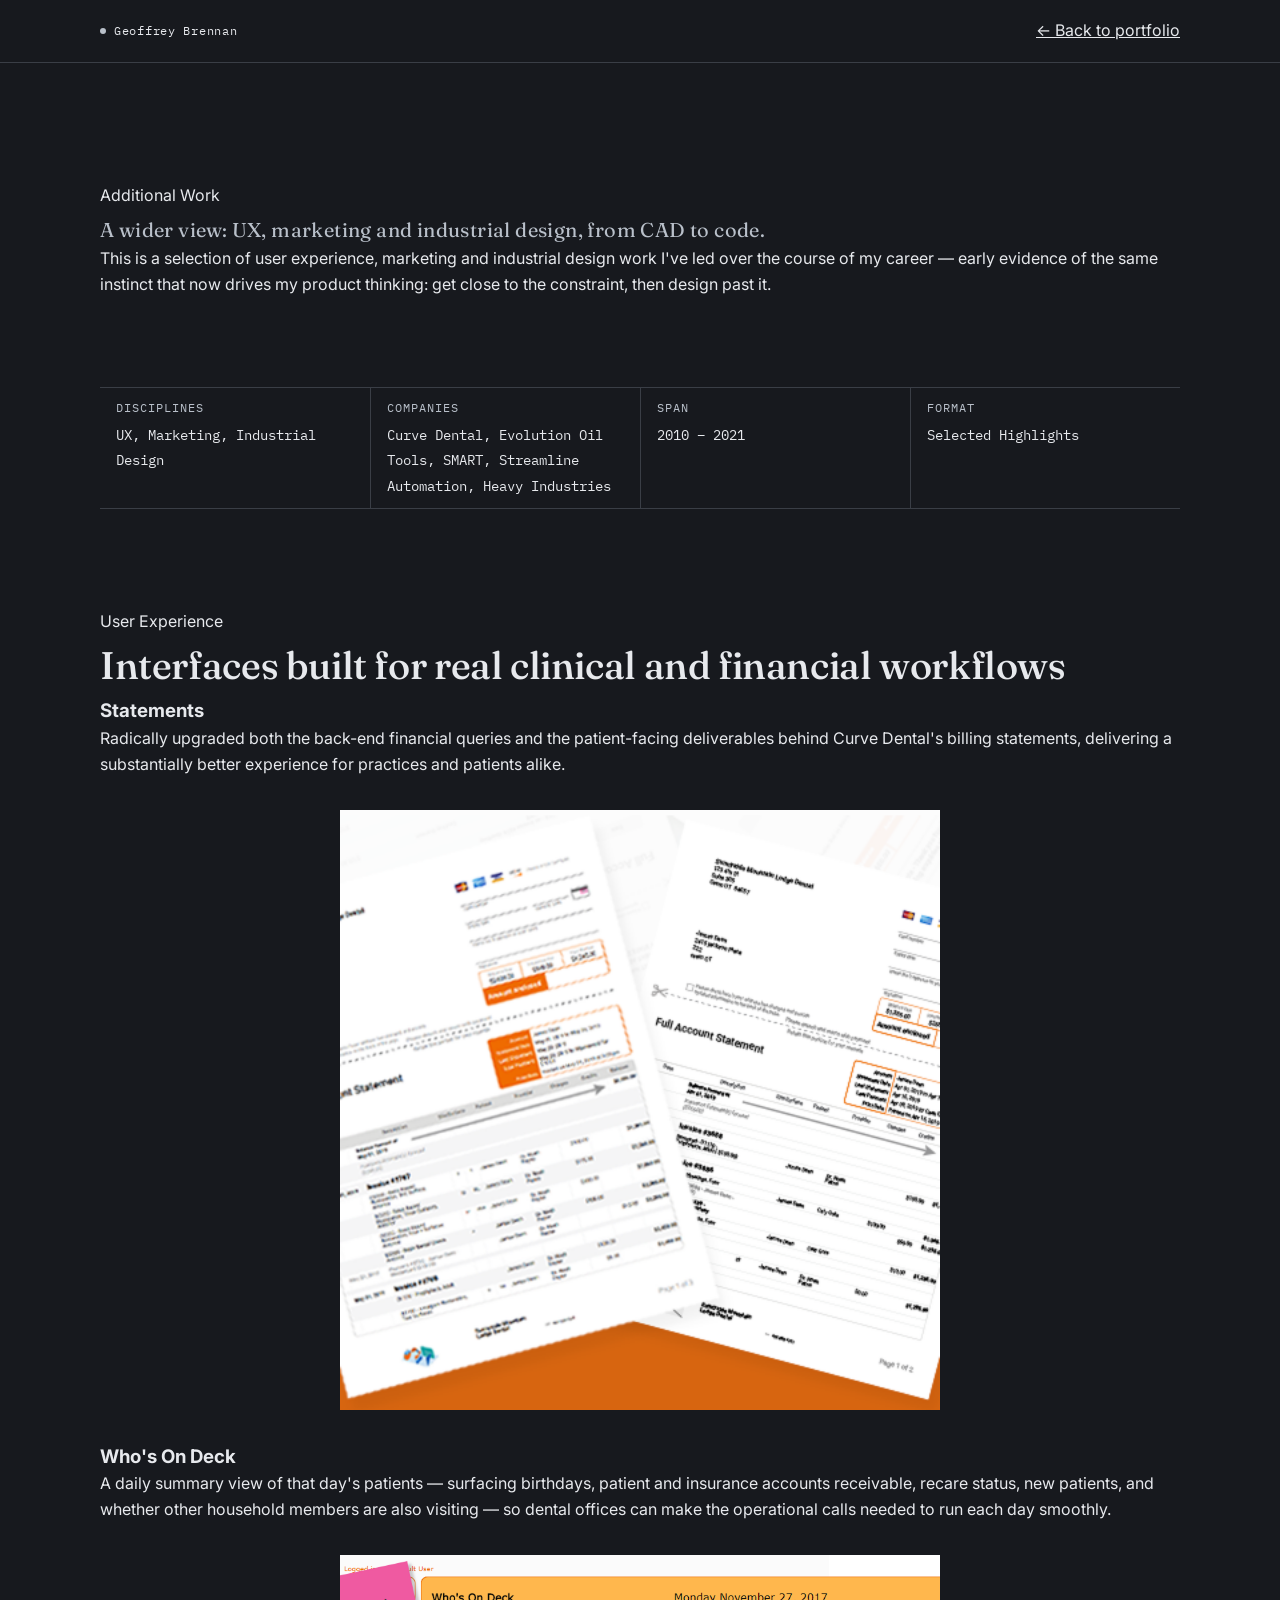
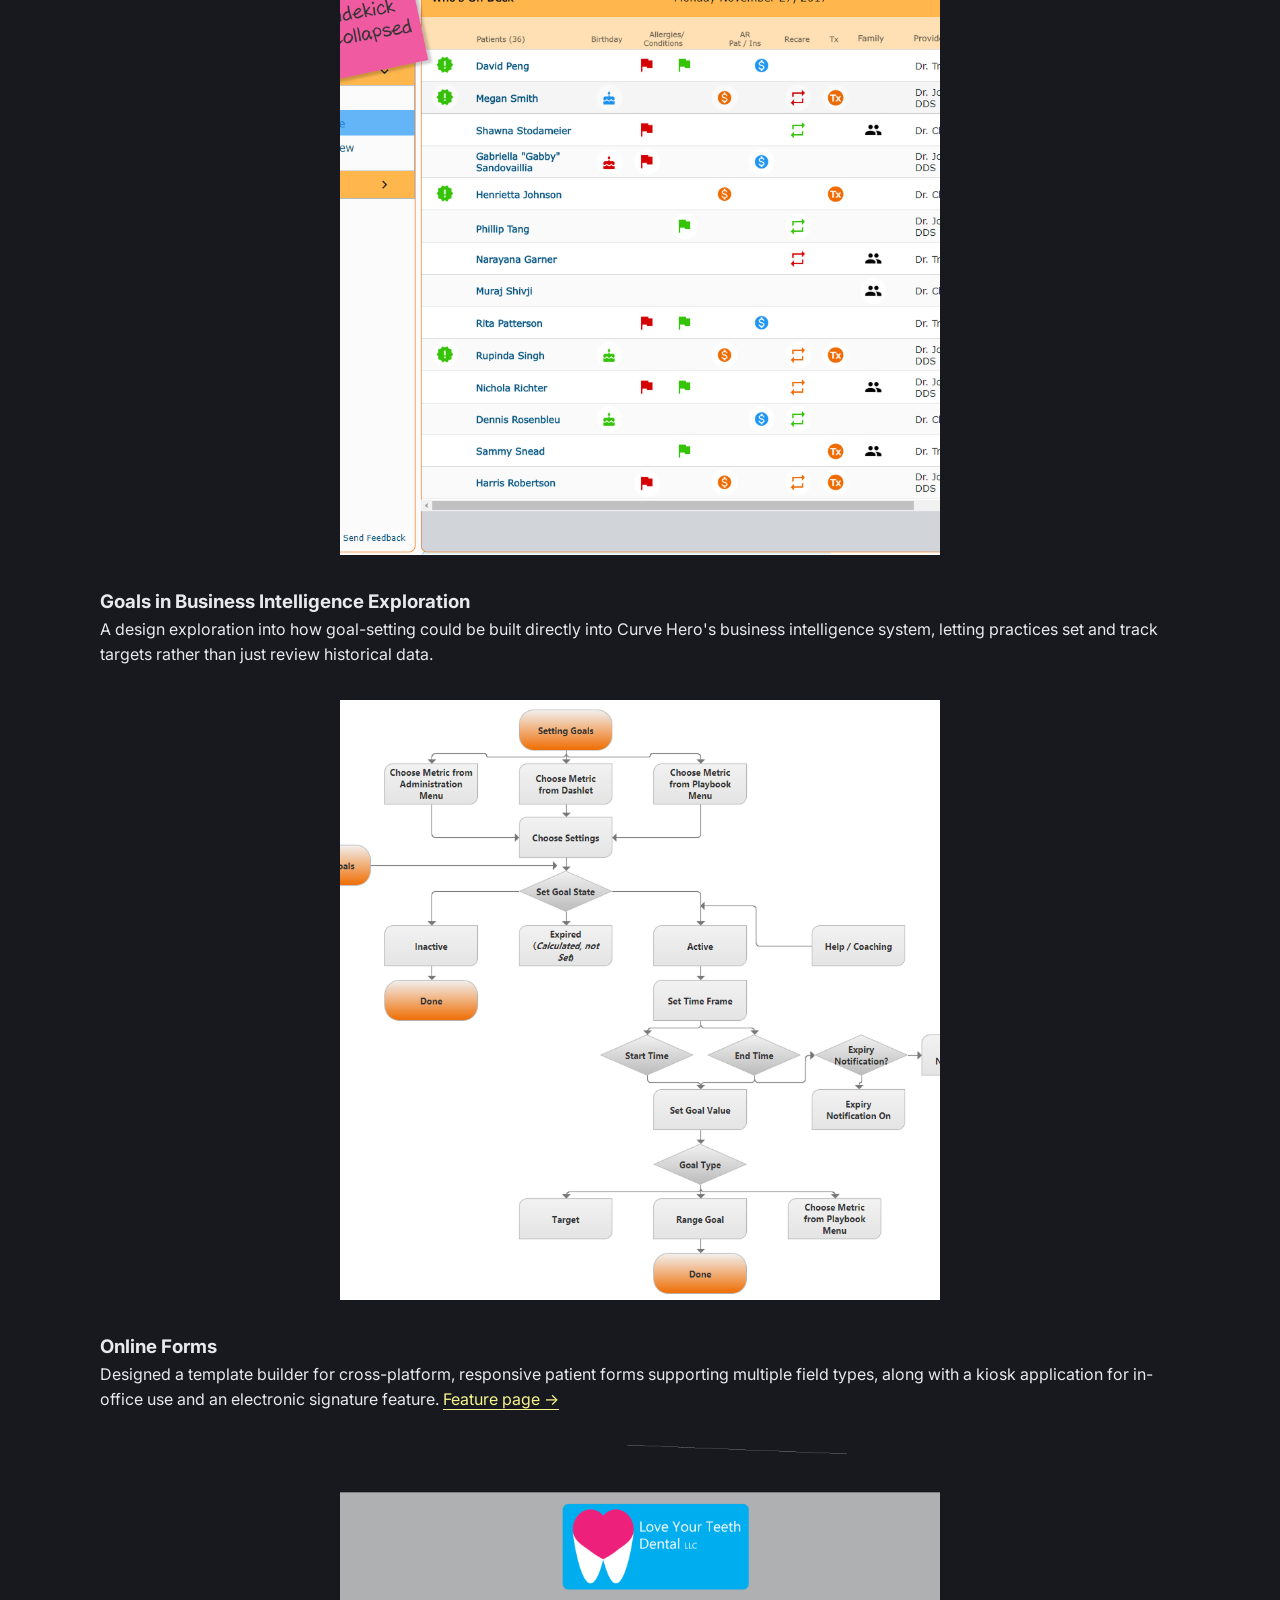
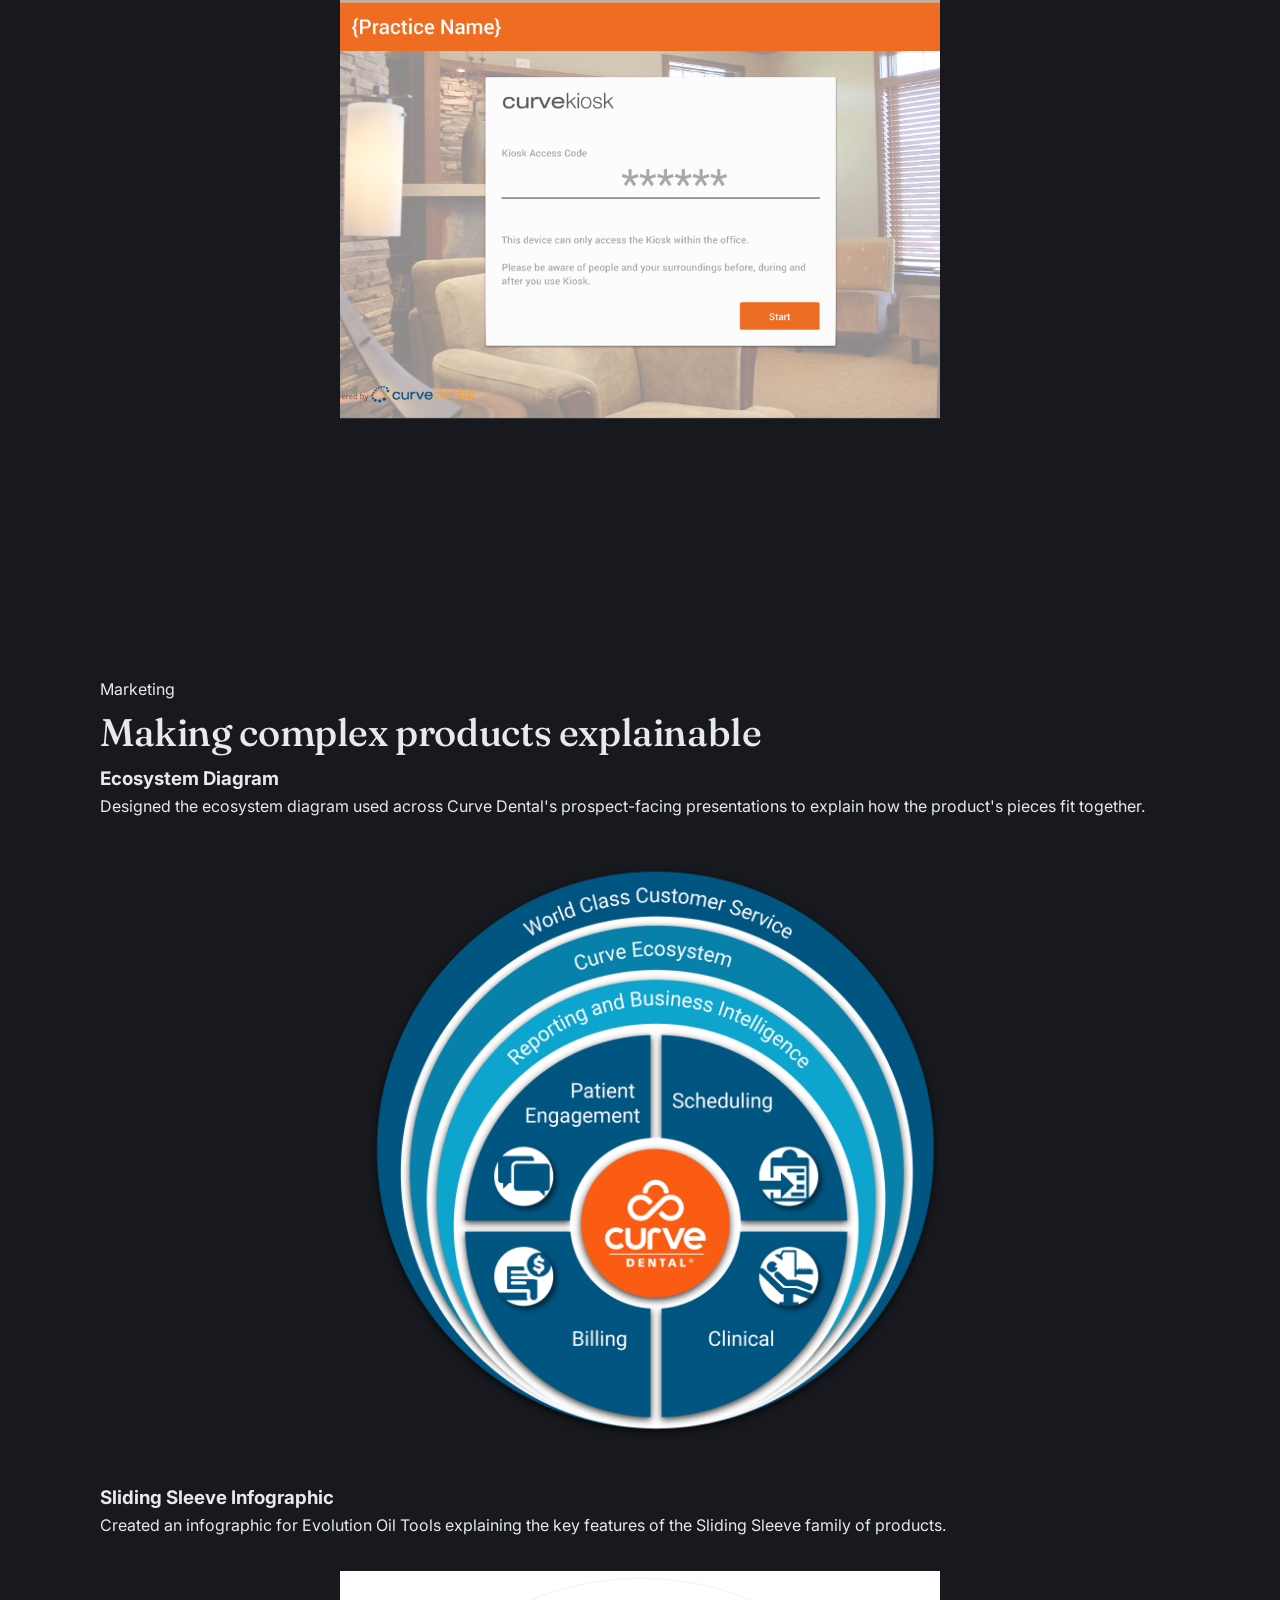
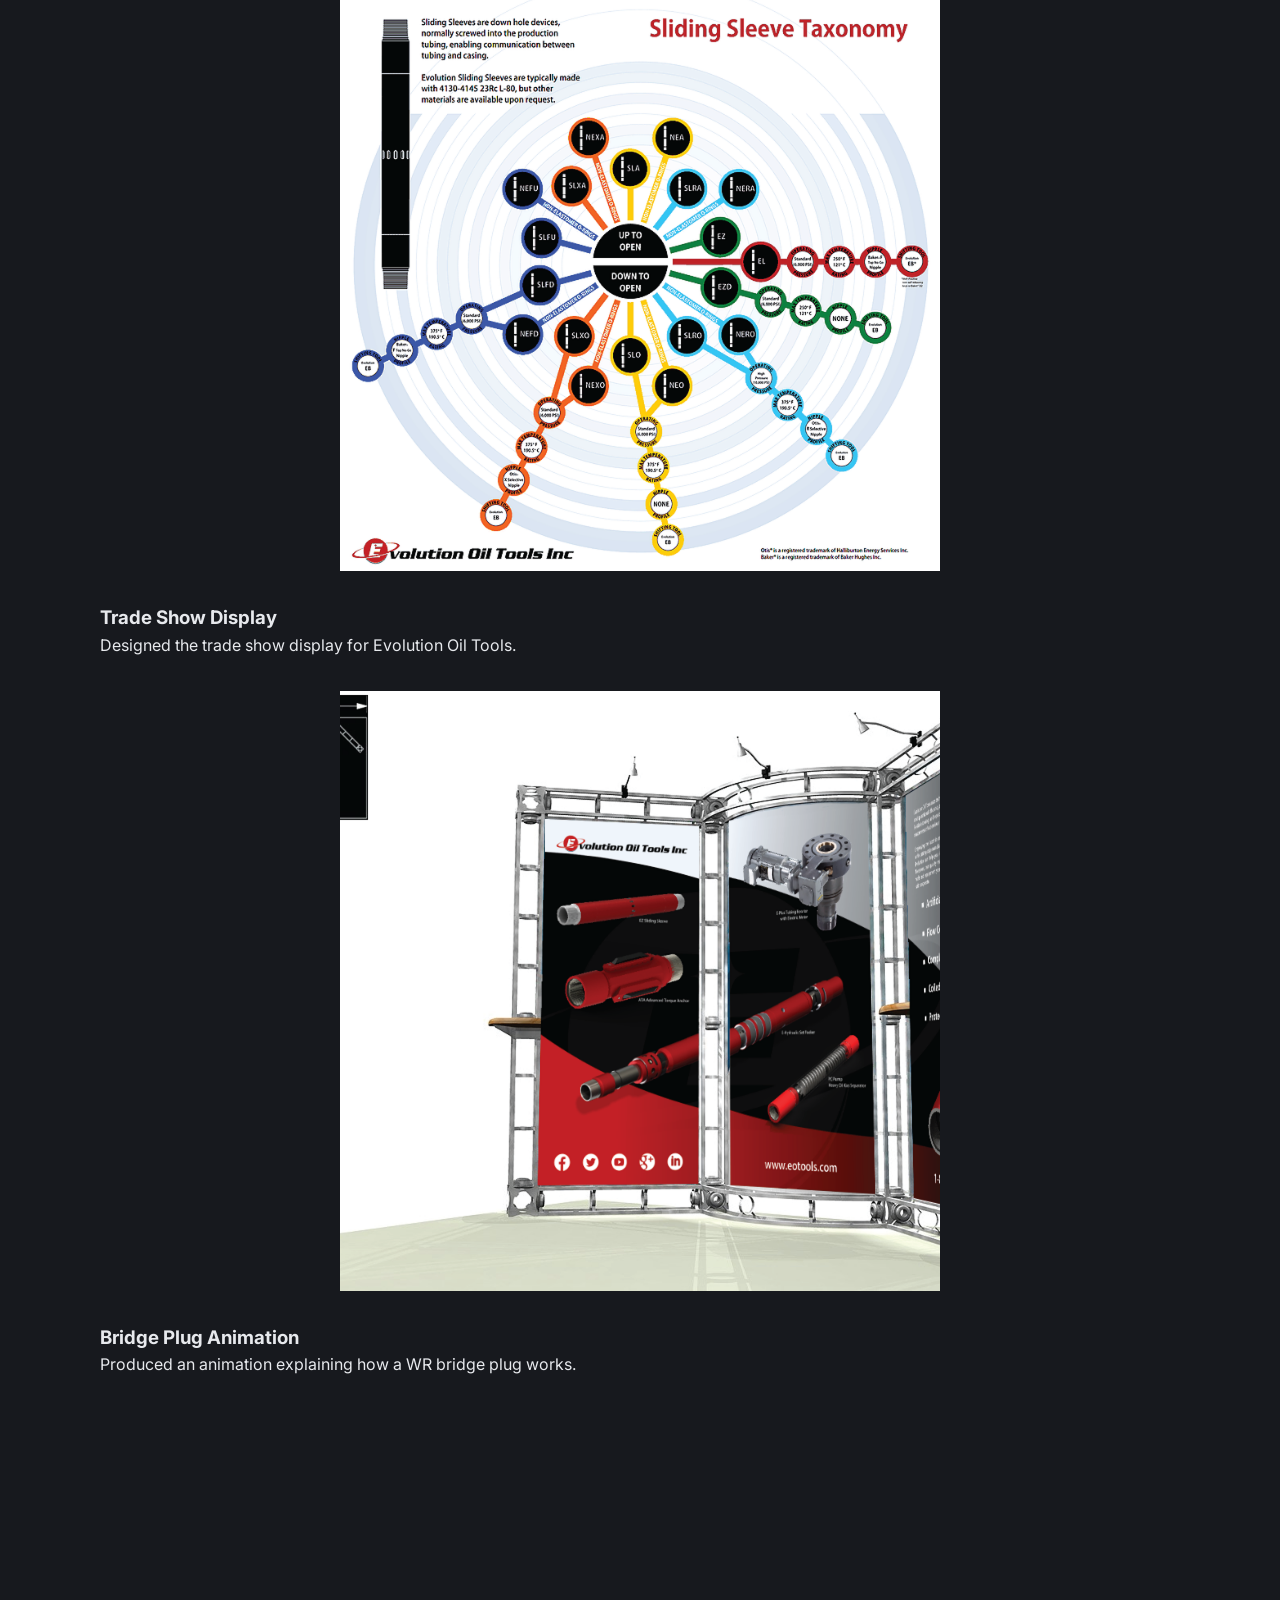
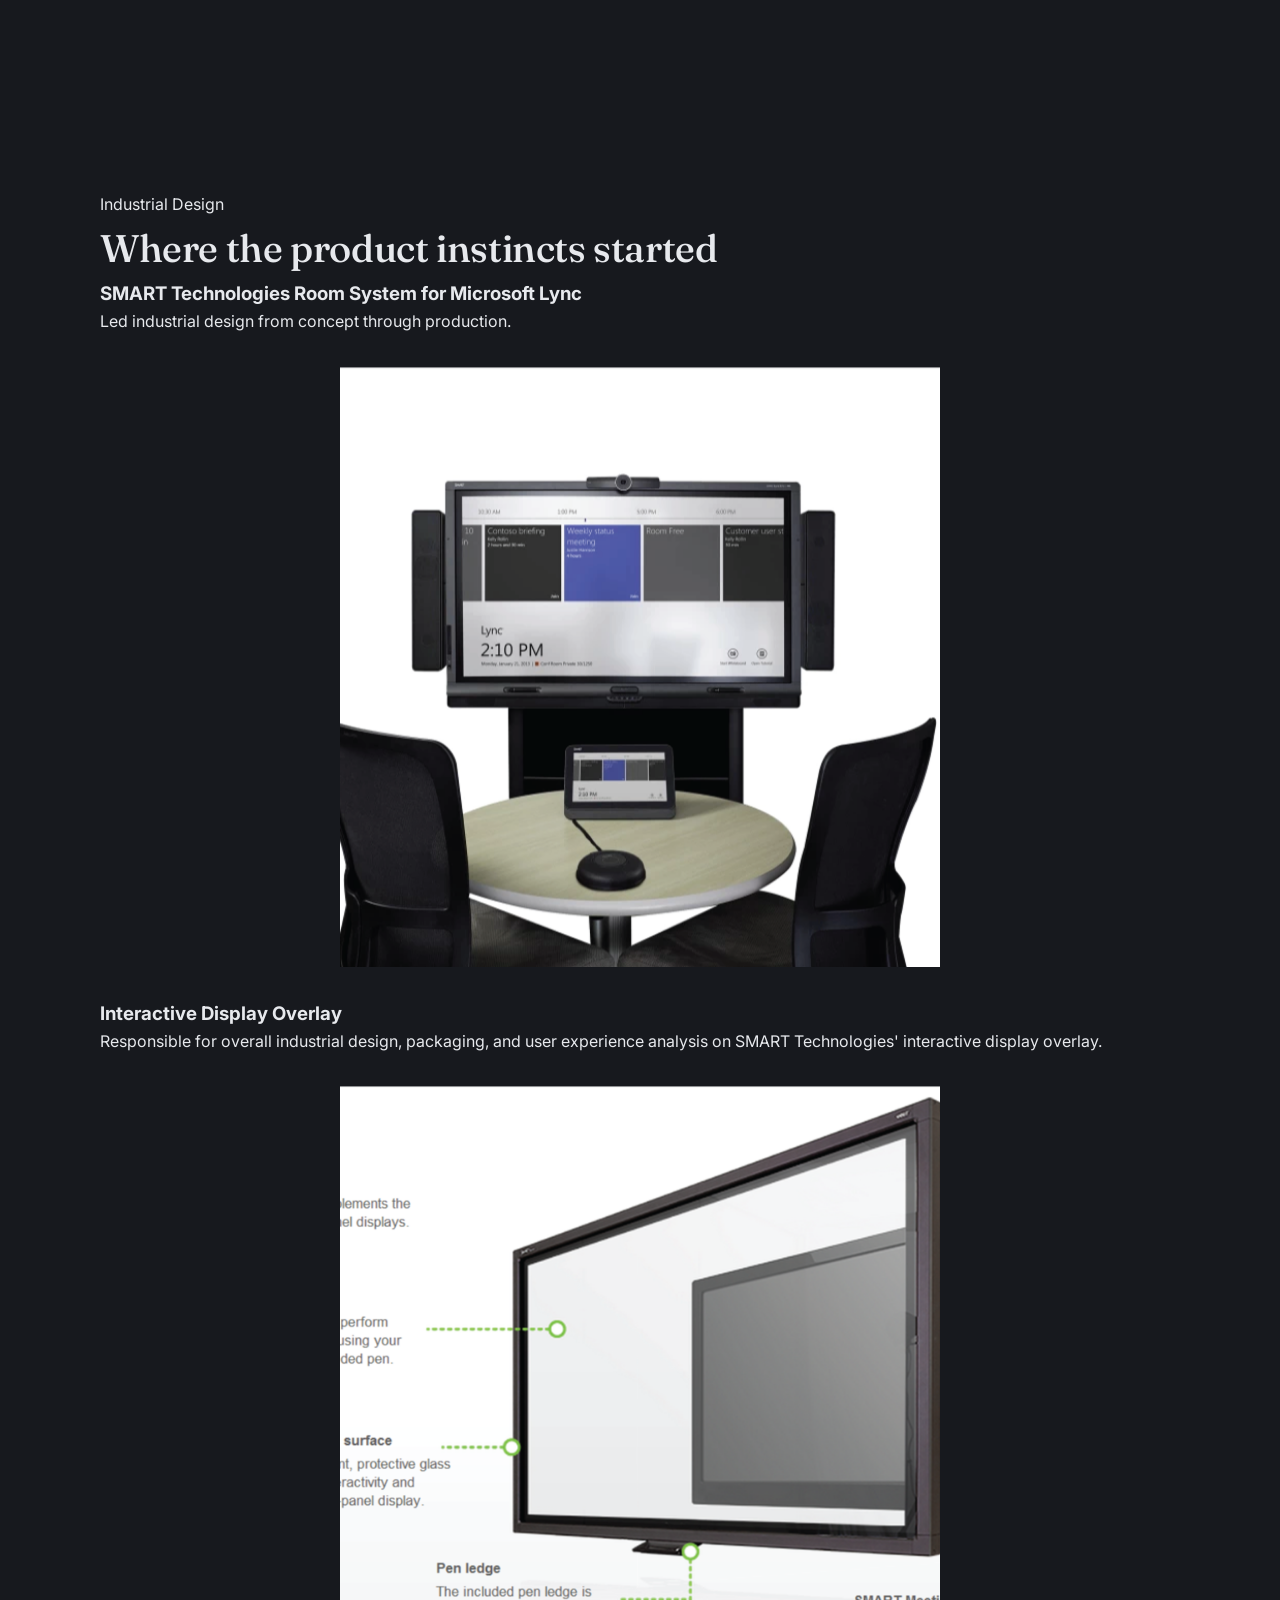
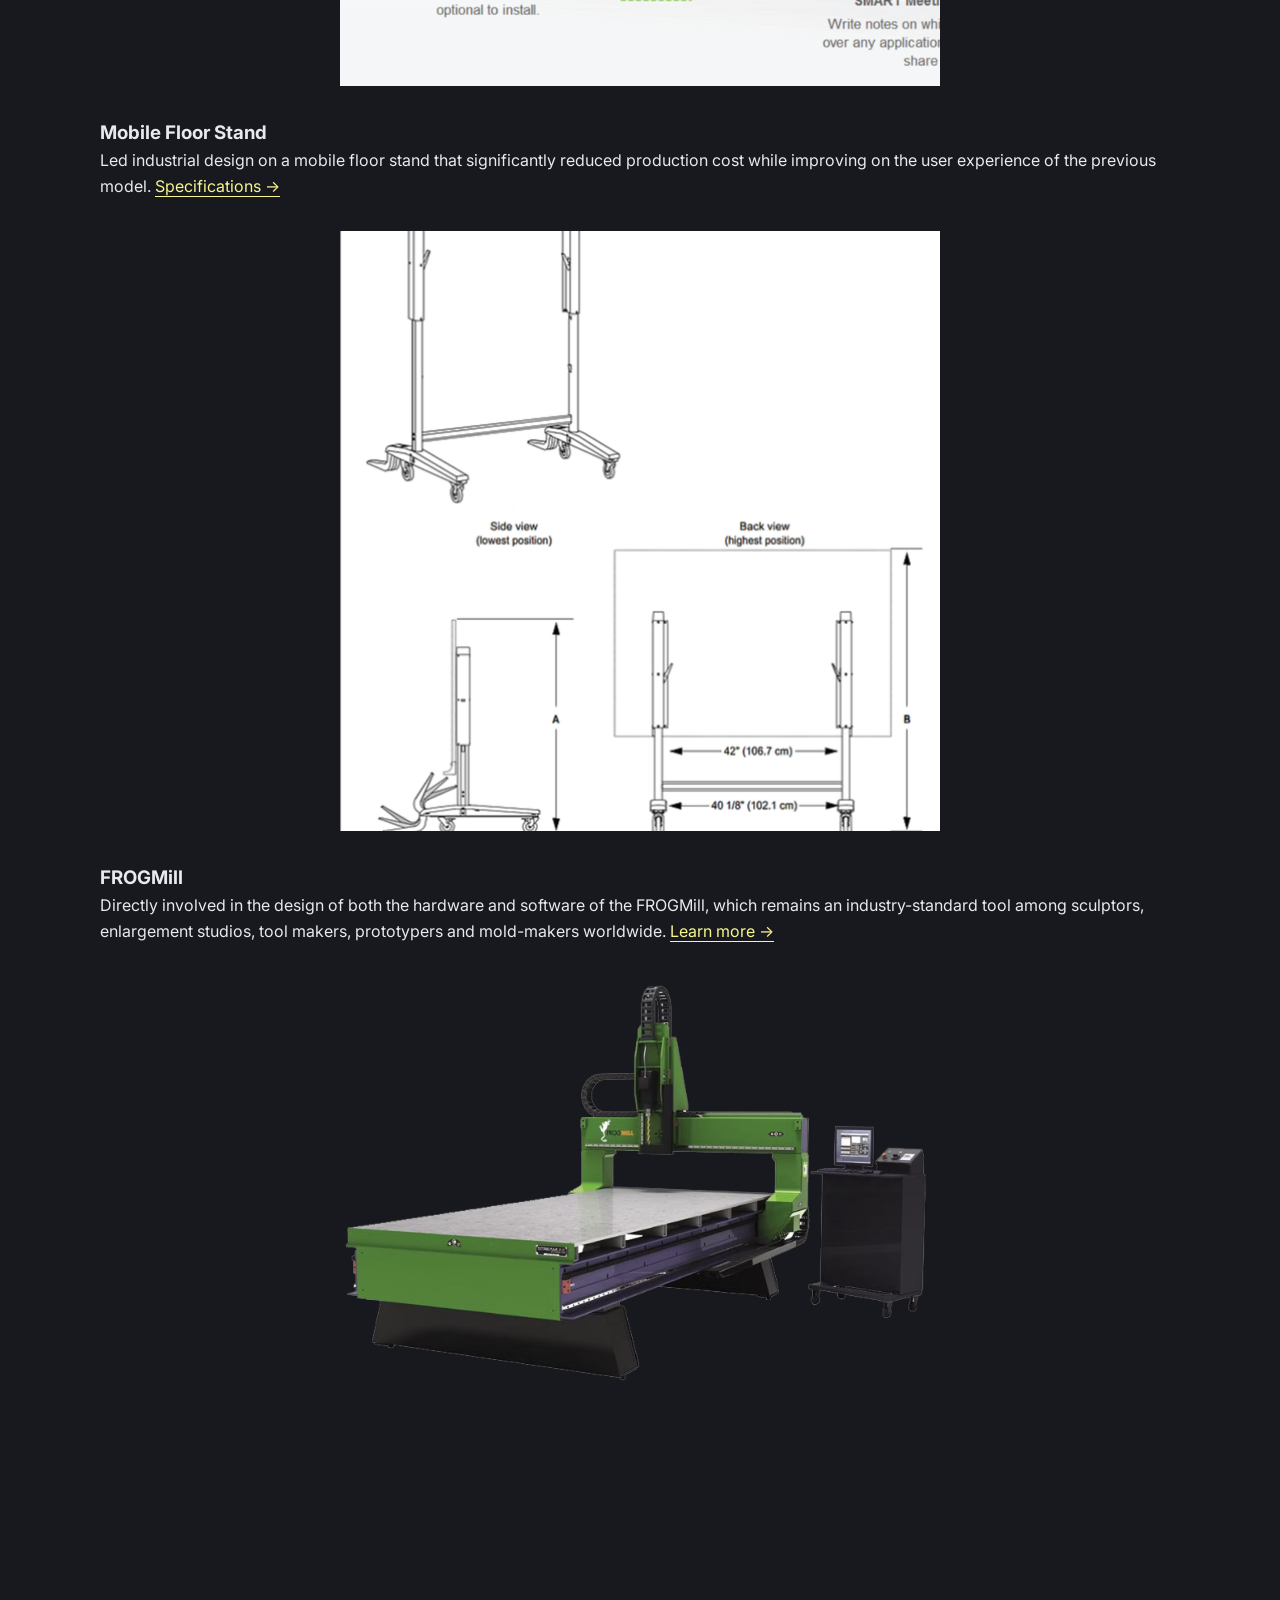
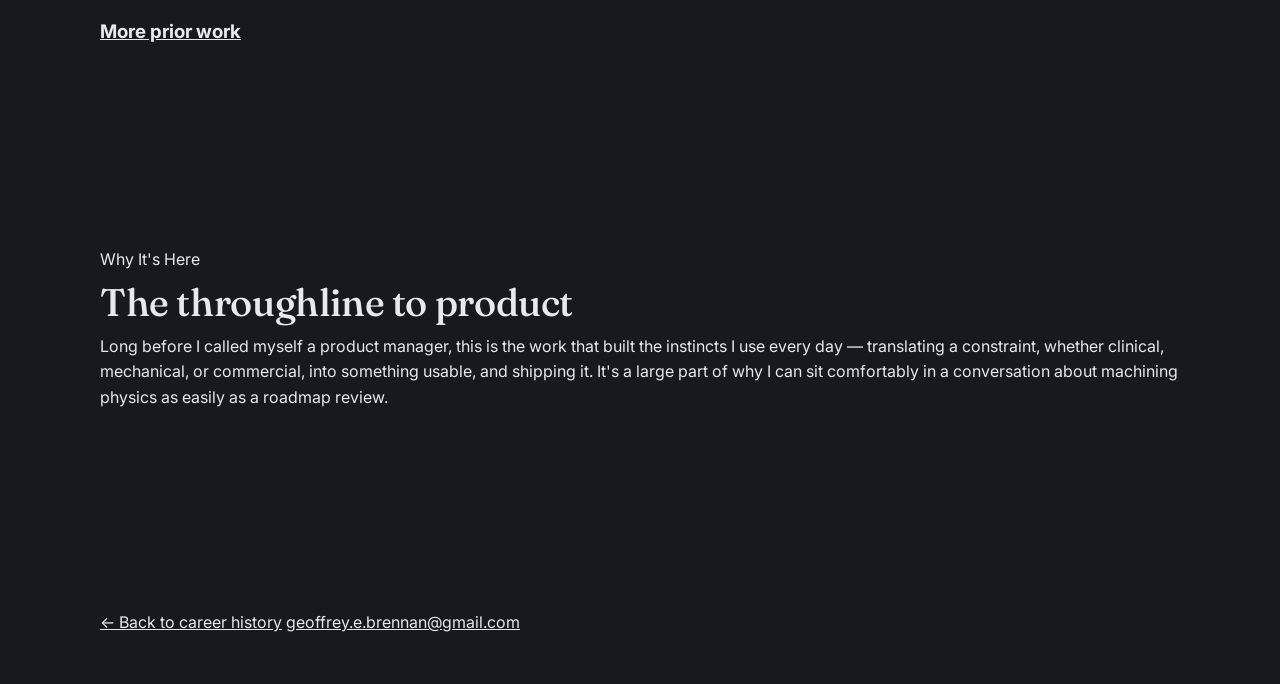
<file: prior_work.html>
<!DOCTYPE html>
<html lang="en">
<head>
<meta charset="UTF-8">
<meta name="viewport" content="width=device-width, initial-scale=1.0">
<title>Prior Work — Geoffrey Brennan</title>
<link rel="icon" type="image/x-icon" href="images/GB-icon.ico">
<meta name="description" content="Selected UX, marketing and industrial design work from earlier in Geoffrey Brennan's career, spanning Curve Dental, Evolution Oil Tools, SMART Technologies and Streamline Automation.">
<link rel="preconnect" href="https://fonts.googleapis.com">
<link rel="preconnect" href="https://fonts.gstatic.com" crossorigin>
<link href="https://fonts.googleapis.com/css2?family=Fraunces:opsz,wght@9..144,300;9..144,400;9..144,500;9..144,600&family=Inter:wght@400;500;600&family=IBM+Plex+Mono:wght@400;500&display=swap" rel="stylesheet">
<link rel="stylesheet" href="styles.css">
</head>
<body>
<header>
  <nav class="nav">
    <a class="nav-mark" href="index.html"><span class="dot"></span>Geoffrey Brennan</a>
    <a class="back-link" href="index.html#history">← Back to portfolio</a>
  </nav>
</header>

<main>

  <section class="hero">
    <div class="eyebrow">Additional Work</div>
    <h1 class="hero-title">A wider view: UX, marketing and industrial design, from CAD to code.</h1>
    <p class="hero-dek">This is a selection of user experience, marketing and industrial design work I've led over the course of my career — early evidence of the same instinct that now drives my product thinking: get close to the constraint, then design past it.</p>
  </section>

  <div class="wrap">
    <div class="titleblock">
      <div><span class="tb-label">Disciplines</span><span class="tb-value">UX, Marketing, Industrial Design</span></div>
      <div><span class="tb-label">Companies</span><span class="tb-value">Curve Dental, Evolution Oil Tools, SMART, Streamline Automation, Heavy Industries</span></div>
      <div><span class="tb-label">Span</span><span class="tb-value">2010 – 2021</span></div>
      <div><span class="tb-label">Format</span><span class="tb-value">Selected Highlights</span></div>
    </div>
  </div>

  <section class="section-rule">
    <div class="wrap reveal">
      <span class="eyebrow">User Experience</span>
      <h2 class="section-title">Interfaces built for real clinical and financial workflows</h2>

      <h3 class="sub-title">Statements</h3>
      <p>Radically upgraded both the back-end financial queries and the patient-facing deliverables behind Curve Dental's billing statements, delivering a substantially better experience for practices and patients alike.</p>
      <img src="images/statements_.png" alt="Screenshot of the redesigned billing statement.">

      <h3 class="sub-title">Who's On Deck</h3>
      <p>A daily summary view of that day's patients — surfacing birthdays, patient and insurance accounts receivable, recare status, new patients, and whether other household members are also visiting — so dental offices can make the operational calls needed to run each day smoothly.</p>
      <img src="images/whos_on_deck.png" alt="Screenshot of the Who's On Deck interface.">

      <h3 class="sub-title">Goals in Business Intelligence Exploration</h3>
      <p>A design exploration into how goal-setting could be built directly into Curve Hero's business intelligence system, letting practices set and track targets rather than just review historical data.</p>
      <img src="images/business_intelligence_goals.png" alt="Screenshot of the Goals in Business Intelligence Exploration interface.">

      <h3 class="sub-title">Online Forms</h3>
      <p>Designed a template builder for cross-platform, responsive patient forms supporting multiple field types, along with a kiosk application for in-office use and an electronic signature feature. <a href="https://www.curvedental.com/online-dental-forms" target="_blank" rel="noopener" style="color:var(--accent); text-decoration:none; border-bottom:1px solid var(--accent);">Feature page →</a></p>
      <img src="images/online_forms.png" alt="Screenshot of the Online Forms interface.">
    </div>
  </section>

  <section class="section-rule">
    <div class="wrap reveal">
      <span class="eyebrow">Marketing</span>
      <h2 class="section-title">Making complex products explainable</h2>

      <h3 class="sub-title">Ecosystem Diagram</h3>
      <p>Designed the ecosystem diagram used across Curve Dental's prospect-facing presentations to explain how the product's pieces fit together.</p>
      <img src="images/curve_ecosystem.png" alt="Screenshot of the Ecosystem Diagram.">

      <h3 class="sub-title">Sliding Sleeve Infographic</h3>
      <p>Created an infographic for Evolution Oil Tools explaining the key features of the Sliding Sleeve family of products.</p>
      <img src="images/evolution_sliding_sleeve_family.png" alt="Screenshot of the Sliding Sleeve Infographic.">

      <h3 class="sub-title">Trade Show Display</h3>
      <p>Designed the trade show display for Evolution Oil Tools.</p>
      <img src="images/evolution_trade_show.png" alt="Screenshot of the Trade Show Display.">

      <h3 class="sub-title">Bridge Plug Animation</h3>
      <p>Produced an animation explaining how a WR bridge plug works. 
        <div style="display:flex; justify-content:center; width:100%; margin-top: 32px; margin-bottom: 32px;">  <iframe width="560" height="315" src="https://www.youtube.com/embed/3XCHUlOq9i4?si=jiTDcPd658EtwF4X" title="YouTube video player" frameborder="0" allow="accelerometer; autoplay; clipboard-write; encrypted-media; gyroscope; picture-in-picture; web-share" referrerpolicy="strict-origin-when-cross-origin" allowfullscreen></iframe></div>
      </p>
    </div>
  </section>

  <section class="section-rule">
    <div class="wrap reveal">
      <span class="eyebrow">Industrial Design</span>
      <h2 class="section-title">Where the product instincts started</h2>

      <h3 class="sub-title">SMART Technologies Room System for Microsoft Lync</h3>
      <p>Led industrial design from concept through production.</p>
      <img src="images/SMART_conference_system.png" alt="Screenshot of the SMART Technologies Room System for Microsoft Lync.">

      <h3 class="sub-title">Interactive Display Overlay</h3>
      <p>Responsible for overall industrial design, packaging, and user experience analysis on SMART Technologies' interactive display overlay.</p>
      <img src="images/SMART_interactive_overlay.png" alt="Screenshot of the Interactive Display Overlay.">

      <h3 class="sub-title">Mobile Floor Stand</h3>
      <p>Led industrial design on a mobile floor stand that significantly reduced production cost while improving on the user experience of the previous model. <a href="http://downloads01.smarttech.com/media/sitecore/en/support/accessory/floorstandfssb/specsheets/specfssb660v21jan14.pdf" target="_blank" rel="noopener" style="color:var(--accent); text-decoration:none; border-bottom:1px solid var(--accent);">Specifications →</a></p>
      <img src="images/SMART_mobile_floor_stand.png" alt="Screenshot of the Mobile Floor Stand.">

      <h3 class="sub-title">FROGMill</h3>
      <p>Directly involved in the design of both the hardware and software of the FROGMill, which remains an industry-standard tool among sculptors, enlargement studios, tool makers, prototypers and mold-makers worldwide. <a href="https://www.frog3d.com/frogmill" target="_blank" rel="noopener" style="color:var(--accent); text-decoration:none; border-bottom:1px solid var(--accent);">Learn more →</a></p>
      <img src="images/frogmill.png" alt="Screenshot of the FROGMill.">
    </div>
  </section>
  <section class="section-rule">
    <div class="wrap reveal">
      <h3 class="sub-title"><a href="https://geoffreybrennan.wixsite.com/geoffreybrennan-id">More prior work</a></h3>
    </div>
    </section>

  <section class="section-rule">
    <div class="wrap reveal">
      <span class="eyebrow">Why It's Here</span>
      <h2 class="section-title">The throughline to product</h2>
      <p>Long before I called myself a product manager, this is the work that built the instincts I use every day — translating a constraint, whether clinical, mechanical, or commercial, into something usable, and shipping it. It's a large part of why I can sit comfortably in a conversation about machining physics as easily as a roadmap review.</p>
    </div>
  </section>

</main>

<footer>
  <div class="wrap">
    <div class="footer-links">
      <a href="index.html#history">← Back to career history</a>
      <a href="mailto:geoffrey.e.brennan@gmail.com">geoffrey.e.brennan@gmail.com</a>
    </div>
  </div>
</footer>

<script>
  const reveals = document.querySelectorAll('.reveal');
  if ('IntersectionObserver' in window) {
    const io = new IntersectionObserver((entries) => {
      entries.forEach(entry => {
        if (entry.isIntersecting) { entry.target.classList.add('in'); io.unobserve(entry.target); }
      });
    }, { threshold: 0.1 });
    reveals.forEach(el => io.observe(el));
  } else {
    reveals.forEach(el => el.classList.add('in'));
  }
</script>

</body>
</html>
</file>
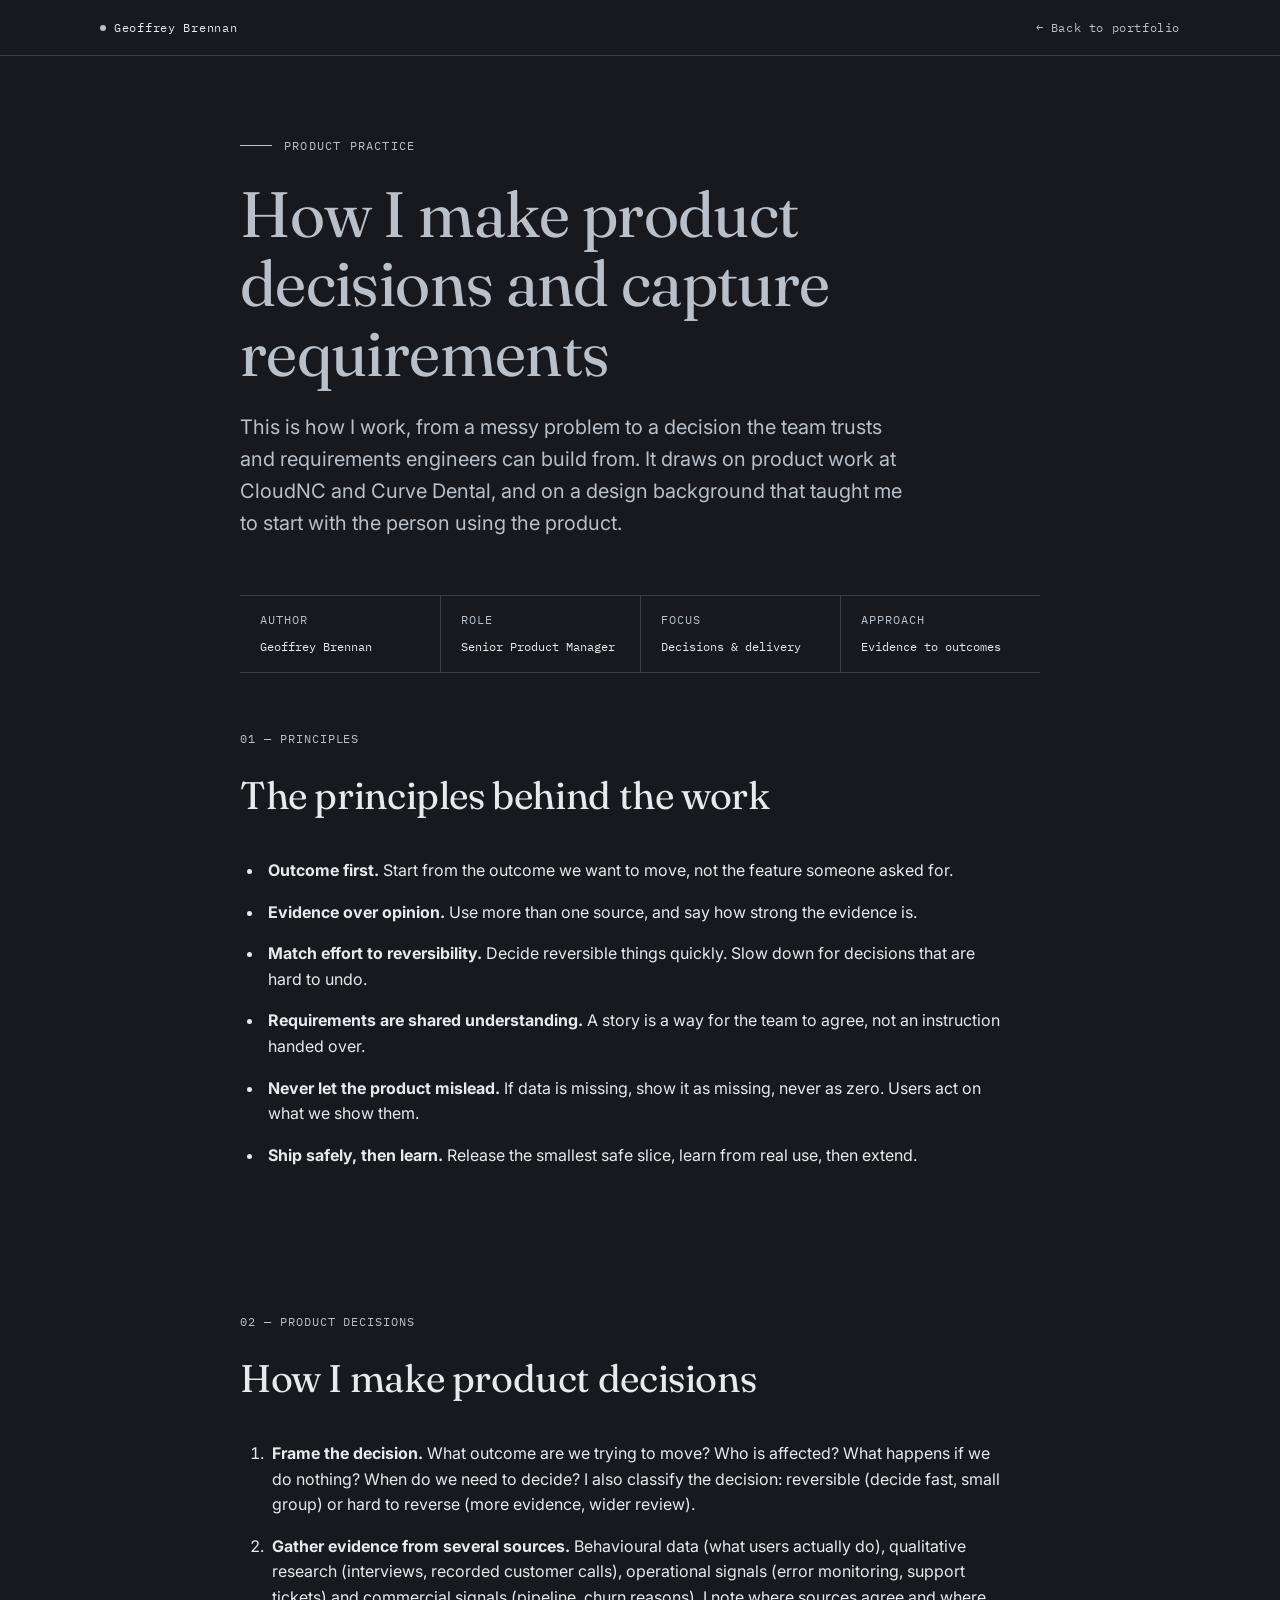
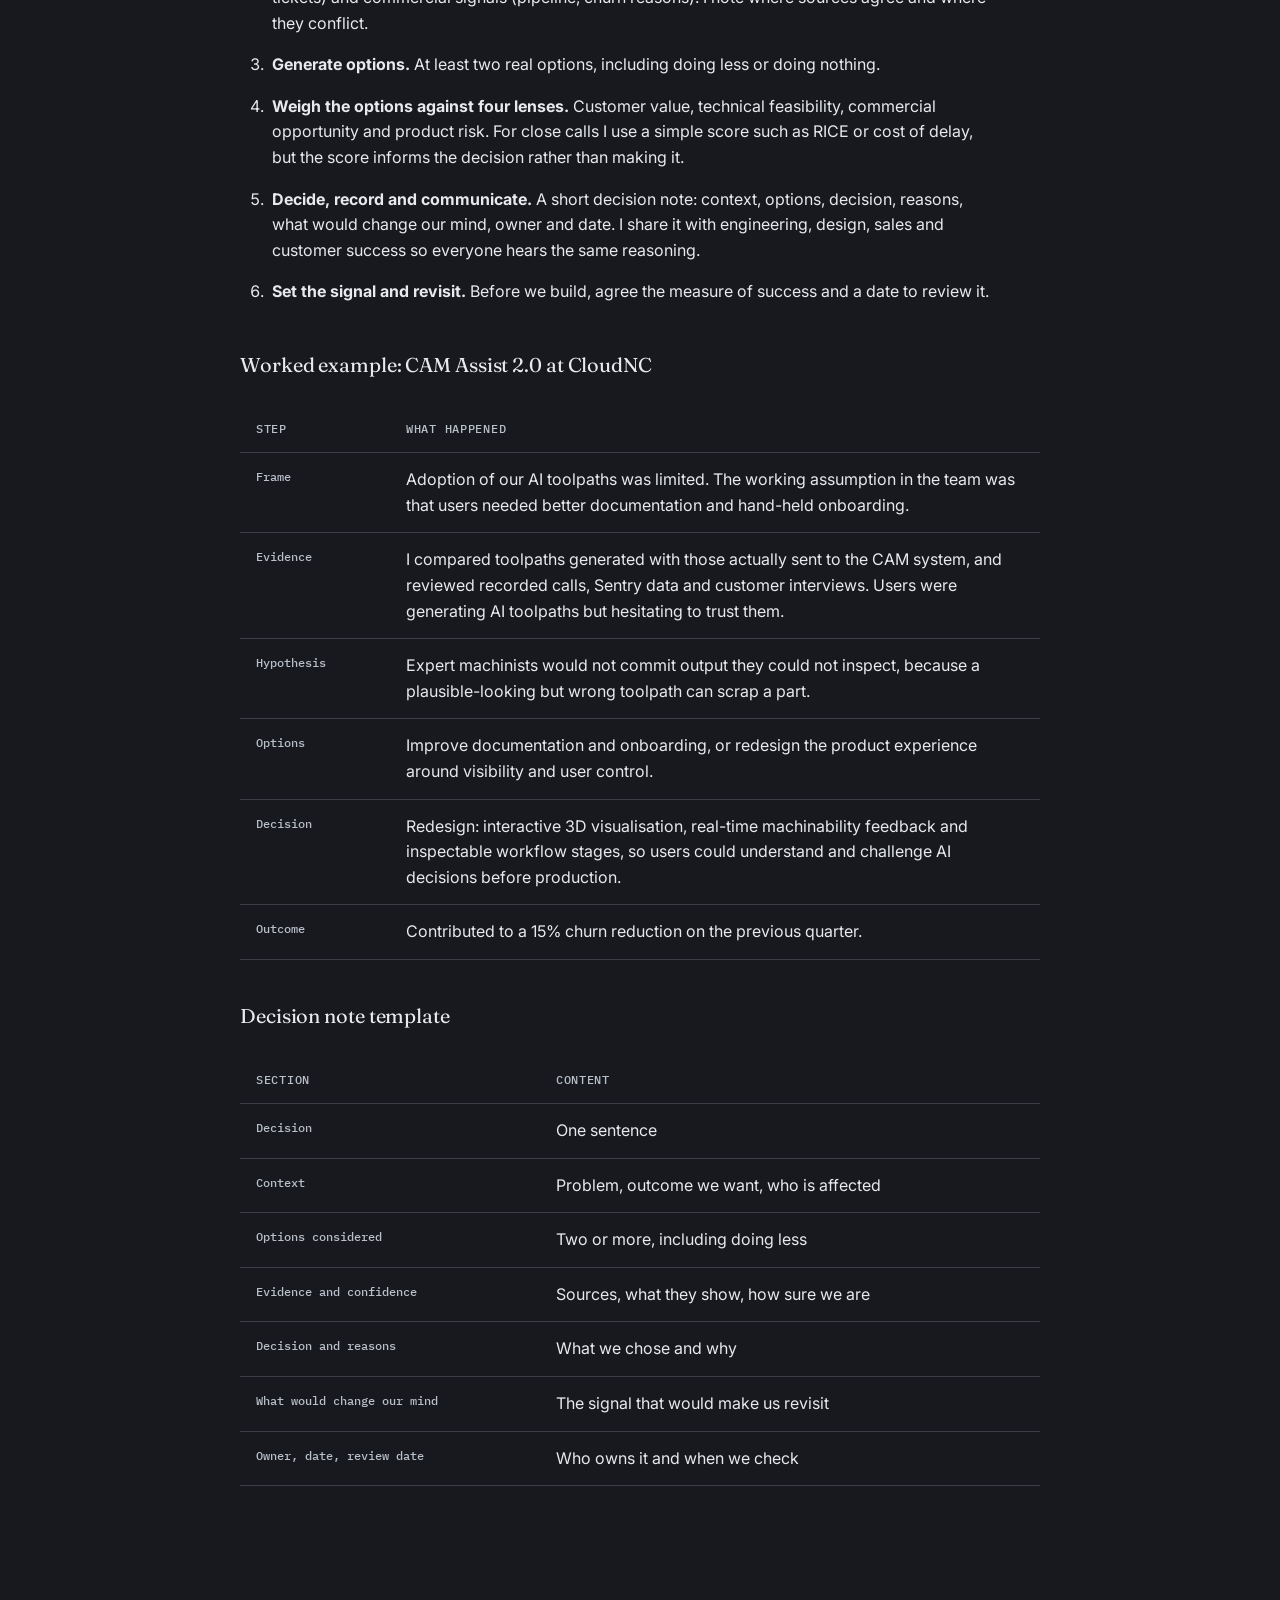
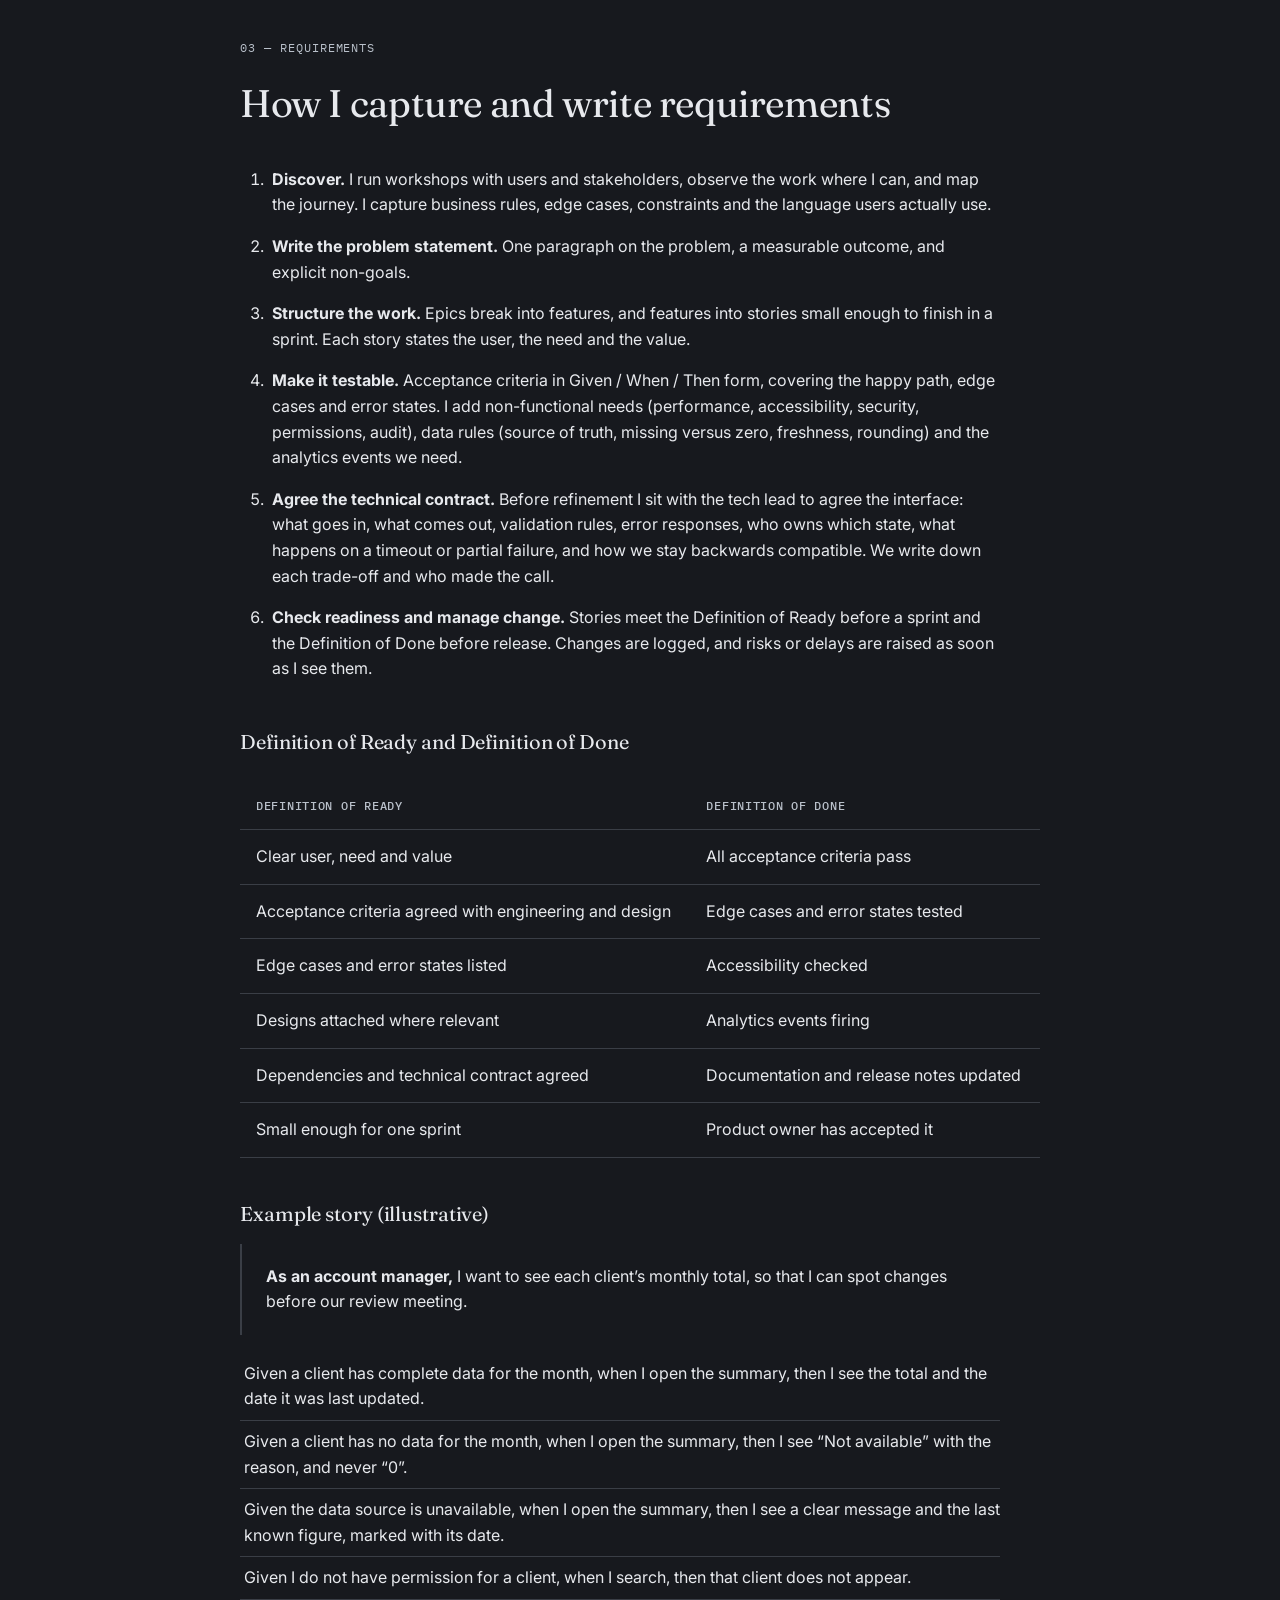
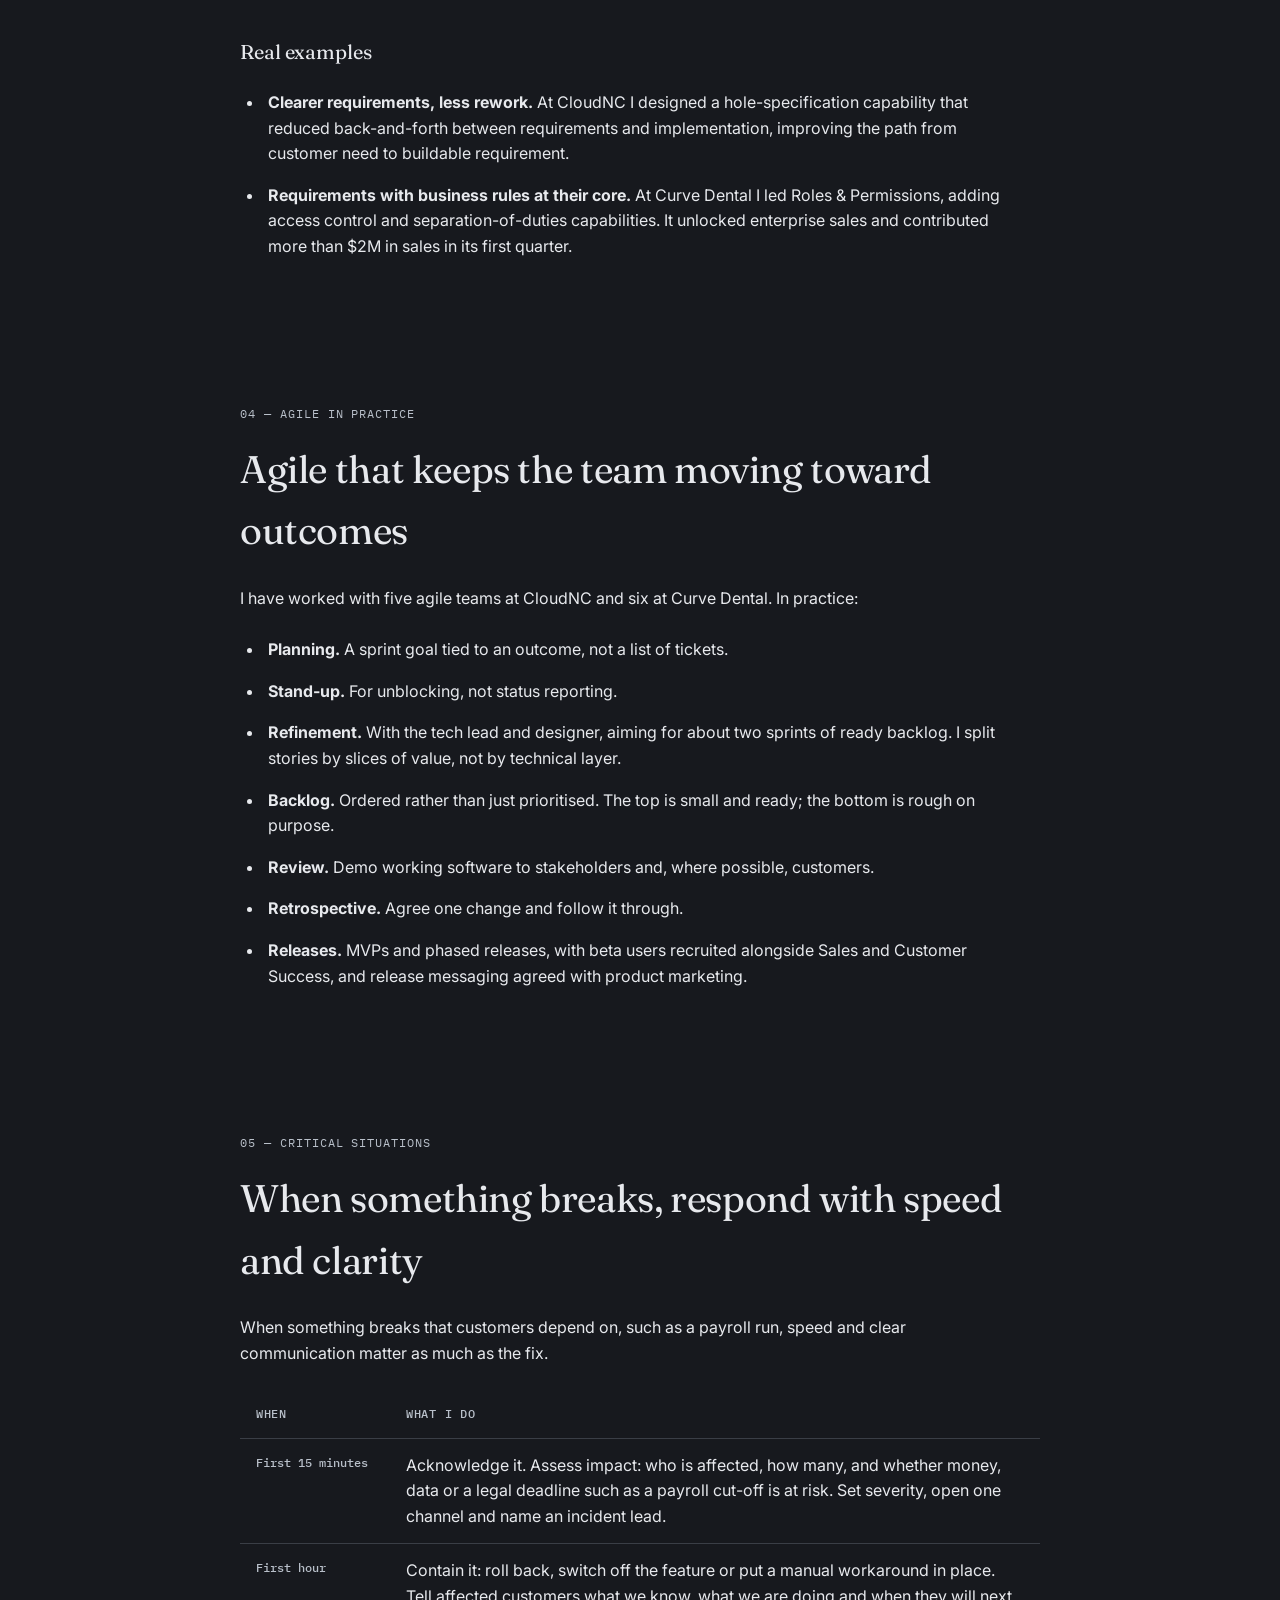
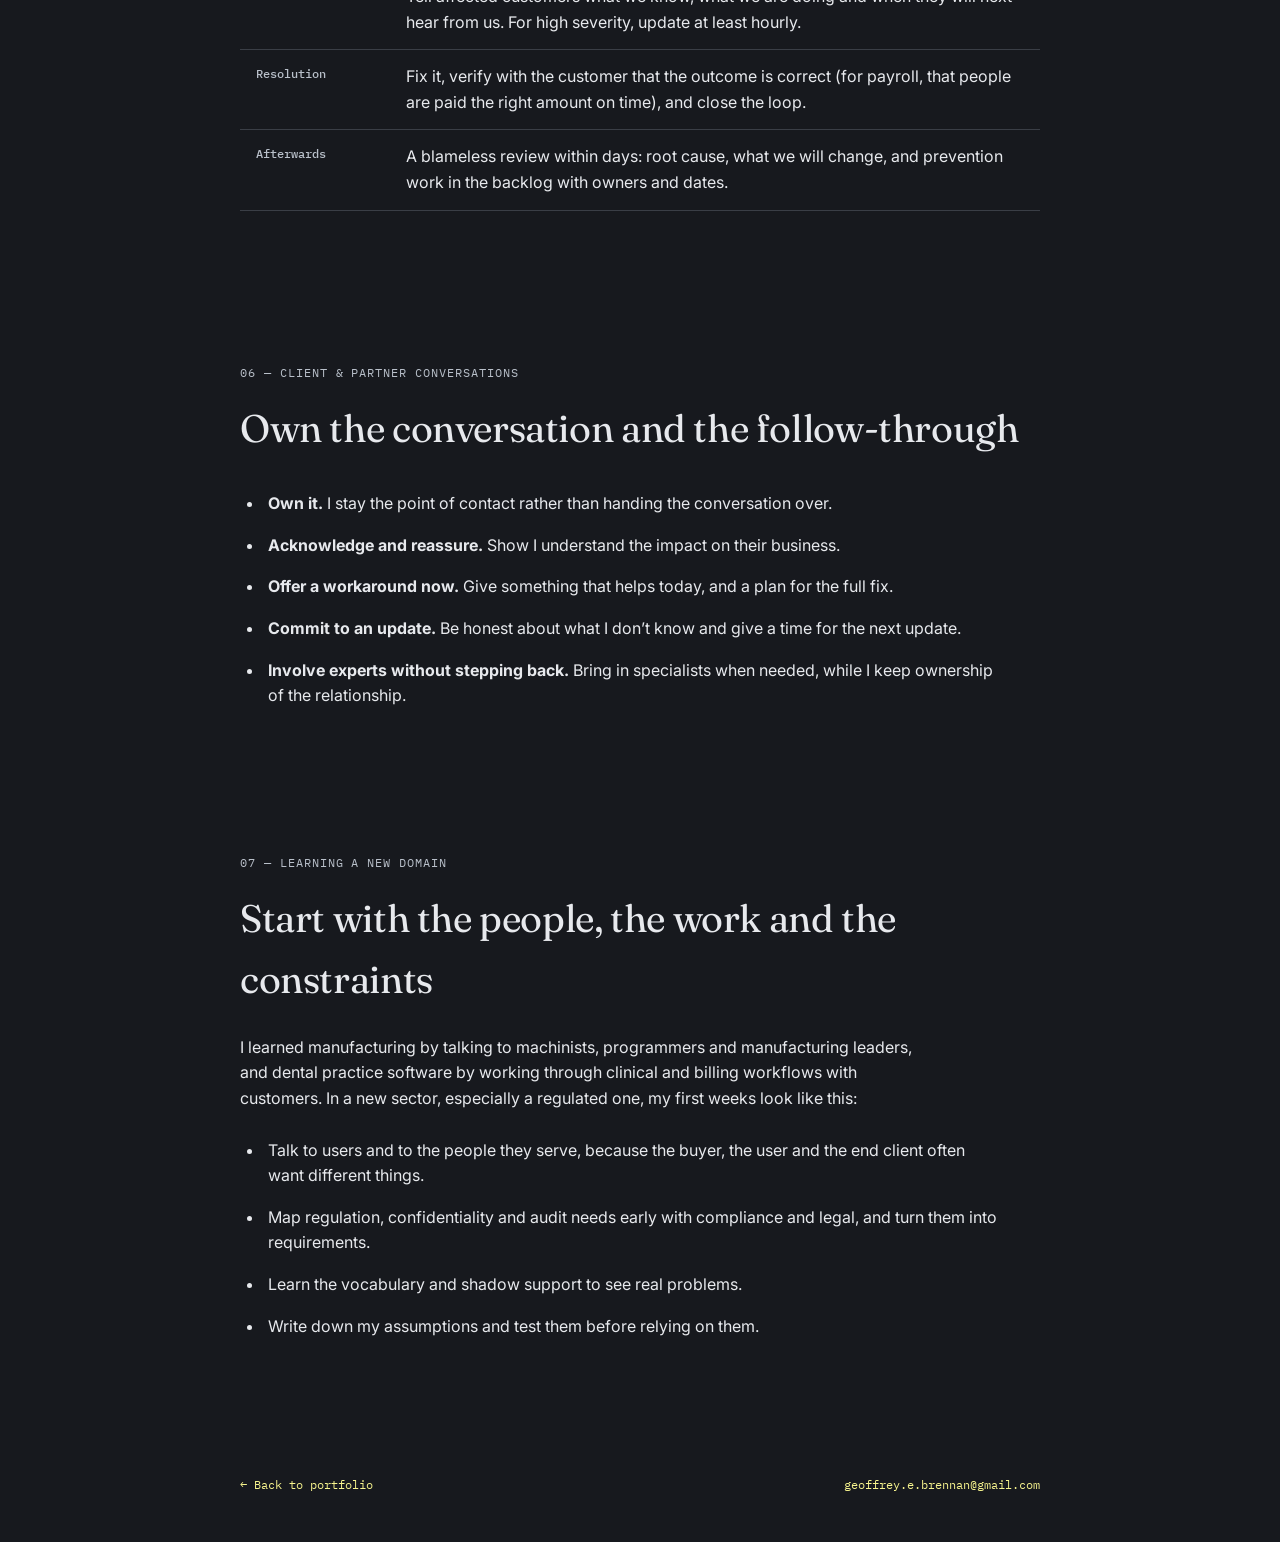
<file: product-decisions.html>
<!DOCTYPE html>
<html lang="en">
<head>
<meta charset="UTF-8">
<meta name="viewport" content="width=device-width, initial-scale=1.0">
<title>Product Decisions &amp; Requirements — Geoffrey Brennan</title>
<link rel="icon" type="image/x-icon" href="images/GB-icon.ico">
<meta name="description" content="How Geoffrey Brennan makes product decisions, captures requirements and leads delivery, from discovery through release and learning.">
<link rel="preconnect" href="https://fonts.googleapis.com">
<link rel="preconnect" href="https://fonts.gstatic.com" crossorigin>
<link href="https://fonts.googleapis.com/css2?family=Fraunces:opsz,wght@9..144,300;9..144,400;9..144,500;9..144,600&family=Inter:wght@400;500;600&family=IBM+Plex+Mono:wght@400;500&display=swap" rel="stylesheet">
<link rel="stylesheet" href="styles.css">
</head>
<body class="case-study-page decision-page">
<header>
  <nav class="nav">
    <a class="nav-mark" href="index.html"><span class="dot"></span>Geoffrey Brennan</a>
    <a class="back-link" href="index.html#other-work">← Back to portfolio</a>
  </nav>
</header>

<main>
  <section class="hero">
    <div class="hero-eyebrow">Product Practice</div>
    <h1 class="hero-title">How I make product decisions and capture requirements</h1>
    <p class="hero-dek">This is how I work, from a messy problem to a decision the team trusts and requirements engineers can build from. It draws on product work at CloudNC and Curve Dental, and on a design background that taught me to start with the person using the product.</p>
  </section>

  <div class="wrap">
    <div class="titleblock">
      <div><span class="tb-label">Author</span><span class="tb-value">Geoffrey Brennan</span></div>
      <div><span class="tb-label">Role</span><span class="tb-value">Senior Product Manager</span></div>
      <div><span class="tb-label">Focus</span><span class="tb-value">Decisions &amp; delivery</span></div>
      <div><span class="tb-label">Approach</span><span class="tb-value">Evidence to outcomes</span></div>
    </div>
  </div>

  <section class="section-rule">
    <div class="wrap">
      <span class="eyebrow">01 — Principles</span>
      <h2 class="section-title">The principles behind the work</h2>
      <ul class="practice-list">
        <li><strong>Outcome first.</strong> Start from the outcome we want to move, not the feature someone asked for.</li>
        <li><strong>Evidence over opinion.</strong> Use more than one source, and say how strong the evidence is.</li>
        <li><strong>Match effort to reversibility.</strong> Decide reversible things quickly. Slow down for decisions that are hard to undo.</li>
        <li><strong>Requirements are shared understanding.</strong> A story is a way for the team to agree, not an instruction handed over.</li>
        <li><strong>Never let the product mislead.</strong> If data is missing, show it as missing, never as zero. Users act on what we show them.</li>
        <li><strong>Ship safely, then learn.</strong> Release the smallest safe slice, learn from real use, then extend.</li>
      </ul>
    </div>
  </section>

  <section class="section-rule">
    <div class="wrap">
      <span class="eyebrow">02 — Product decisions</span>
      <h2 class="section-title">How I make product decisions</h2>
      <ol class="practice-list numbered-list">
        <li><strong>Frame the decision.</strong> What outcome are we trying to move? Who is affected? What happens if we do nothing? When do we need to decide? I also classify the decision: reversible (decide fast, small group) or hard to reverse (more evidence, wider review).</li>
        <li><strong>Gather evidence from several sources.</strong> Behavioural data (what users actually do), qualitative research (interviews, recorded customer calls), operational signals (error monitoring, support tickets) and commercial signals (pipeline, churn reasons). I note where sources agree and where they conflict.</li>
        <li><strong>Generate options.</strong> At least two real options, including doing less or doing nothing.</li>
        <li><strong>Weigh the options against four lenses.</strong> Customer value, technical feasibility, commercial opportunity and product risk. For close calls I use a simple score such as RICE or cost of delay, but the score informs the decision rather than making it.</li>
        <li><strong>Decide, record and communicate.</strong> A short decision note: context, options, decision, reasons, what would change our mind, owner and date. I share it with engineering, design, sales and customer success so everyone hears the same reasoning.</li>
        <li><strong>Set the signal and revisit.</strong> Before we build, agree the measure of success and a date to review it.</li>
      </ol>

      <h3 class="sub-title">Worked example: CAM Assist 2.0 at CloudNC</h3>
      <div class="table-scroll">
        <table class="practice-table">
          <thead><tr><th scope="col">Step</th><th scope="col">What happened</th></tr></thead>
          <tbody>
            <tr><th scope="row">Frame</th><td>Adoption of our AI toolpaths was limited. The working assumption in the team was that users needed better documentation and hand-held onboarding.</td></tr>
            <tr><th scope="row">Evidence</th><td>I compared toolpaths generated with those actually sent to the CAM system, and reviewed recorded calls, Sentry data and customer interviews. Users were generating AI toolpaths but hesitating to <em></em>trust</em> them.</td></tr>
            <tr><th scope="row">Hypothesis</th><td>Expert machinists would not commit output they could not inspect, because a plausible-looking but wrong toolpath can scrap a part.</td></tr>
            <tr><th scope="row">Options</th><td>Improve documentation and onboarding, or redesign the product experience around visibility and user control.</td></tr>
            <tr><th scope="row">Decision</th><td>Redesign: interactive 3D visualisation, real-time machinability feedback and inspectable workflow stages, so users could understand and challenge AI decisions before production.</td></tr>
            <tr><th scope="row">Outcome</th><td>Contributed to a 15% churn reduction on the previous quarter.</td></tr>
          </tbody>
        </table>
      </div>

      <h3 class="sub-title">Decision note template</h3>
      <div class="table-scroll">
        <table class="practice-table">
          <thead><tr><th scope="col">Section</th><th scope="col">Content</th></tr></thead>
          <tbody>
            <tr><th scope="row">Decision</th><td>One sentence</td></tr>
            <tr><th scope="row">Context</th><td>Problem, outcome we want, who is affected</td></tr>
            <tr><th scope="row">Options considered</th><td>Two or more, including doing less</td></tr>
            <tr><th scope="row">Evidence and confidence</th><td>Sources, what they show, how sure we are</td></tr>
            <tr><th scope="row">Decision and reasons</th><td>What we chose and why</td></tr>
            <tr><th scope="row">What would change our mind</th><td>The signal that would make us revisit</td></tr>
            <tr><th scope="row">Owner, date, review date</th><td>Who owns it and when we check</td></tr>
          </tbody>
        </table>
      </div>
    </div>
  </section>

  <section class="section-rule">
    <div class="wrap">
      <span class="eyebrow">03 — Requirements</span>
      <h2 class="section-title">How I capture and write requirements</h2>
      <ol class="practice-list numbered-list">
        <li><strong>Discover.</strong> I run workshops with users and stakeholders, observe the work where I can, and map the journey. I capture business rules, edge cases, constraints and the language users actually use.</li>
        <li><strong>Write the problem statement.</strong> One paragraph on the problem, a measurable outcome, and explicit non-goals.</li>
        <li><strong>Structure the work.</strong> Epics break into features, and features into stories small enough to finish in a sprint. Each story states the user, the need and the value.</li>
        <li><strong>Make it testable.</strong> Acceptance criteria in Given / When / Then form, covering the happy path, edge cases and error states. I add non-functional needs (performance, accessibility, security, permissions, audit), data rules (source of truth, missing versus zero, freshness, rounding) and the analytics events we need.</li>
        <li><strong>Agree the technical contract.</strong> Before refinement I sit with the tech lead to agree the interface: what goes in, what comes out, validation rules, error responses, who owns which state, what happens on a timeout or partial failure, and how we stay backwards compatible. We write down each trade-off and who made the call.</li>
        <li><strong>Check readiness and manage change.</strong> Stories meet the Definition of Ready before a sprint and the Definition of Done before release. Changes are logged, and risks or delays are raised as soon as I see them.</li>
      </ol>

      <h3 class="sub-title">Definition of Ready and Definition of Done</h3>
      <div class="table-scroll">
        <table class="practice-table">
          <thead><tr><th scope="col">Definition of Ready</th><th scope="col">Definition of Done</th></tr></thead>
          <tbody>
            <tr><td>Clear user, need and value</td><td>All acceptance criteria pass</td></tr>
            <tr><td>Acceptance criteria agreed with engineering and design</td><td>Edge cases and error states tested</td></tr>
            <tr><td>Edge cases and error states listed</td><td>Accessibility checked</td></tr>
            <tr><td>Designs attached where relevant</td><td>Analytics events firing</td></tr>
            <tr><td>Dependencies and technical contract agreed</td><td>Documentation and release notes updated</td></tr>
            <tr><td>Small enough for one sprint</td><td>Product owner has accepted it</td></tr>
          </tbody>
        </table>
      </div>

      <h3 class="sub-title">Example story (illustrative)</h3>
      <p class="story-example"><strong>As an account manager,</strong> I want to see each client’s monthly total, so that I can spot changes before our review meeting.</p>
      <ul class="practice-list criteria-list">
        <li>Given a client has complete data for the month, when I open the summary, then I see the total and the date it was last updated.</li>
        <li>Given a client has no data for the month, when I open the summary, then I see “Not available” with the reason, and never “0”.</li>
        <li>Given the data source is unavailable, when I open the summary, then I see a clear message and the last known figure, marked with its date.</li>
        <li>Given I do not have permission for a client, when I search, then that client does not appear.</li>
      </ul>

      <h3 class="sub-title">Real examples</h3>
      <ul class="practice-list">
        <li><strong>Clearer requirements, less rework.</strong> At CloudNC I designed a hole-specification capability that reduced back-and-forth between requirements and implementation, improving the path from customer need to buildable requirement.</li>
        <li><strong>Requirements with business rules at their core.</strong> At Curve Dental I led Roles &amp; Permissions, adding access control and separation-of-duties capabilities. It unlocked enterprise sales and contributed more than $2M in sales in its first quarter.</li>
      </ul>
    </div>
  </section>

  <section class="section-rule">
    <div class="wrap">
      <span class="eyebrow">04 — Agile in practice</span>
      <h2 class="section-title">Agile that keeps the team moving toward outcomes</h2>
      <p>I have worked with five agile teams at CloudNC and six at Curve Dental. In practice:</p>
      <ul class="practice-list">
        <li><strong>Planning.</strong> A sprint goal tied to an outcome, not a list of tickets.</li>
        <li><strong>Stand-up.</strong> For unblocking, not status reporting.</li>
        <li><strong>Refinement.</strong> With the tech lead and designer, aiming for about two sprints of ready backlog. I split stories by slices of value, not by technical layer.</li>
        <li><strong>Backlog.</strong> Ordered rather than just prioritised. The top is small and ready; the bottom is rough on purpose.</li>
        <li><strong>Review.</strong> Demo working software to stakeholders and, where possible, customers.</li>
        <li><strong>Retrospective.</strong> Agree one change and follow it through.</li>
        <li><strong>Releases.</strong> MVPs and phased releases, with beta users recruited alongside Sales and Customer Success, and release messaging agreed with product marketing.</li>
      </ul>
    </div>
  </section>

  <section class="section-rule">
    <div class="wrap">
      <span class="eyebrow">05 — Critical situations</span>
      <h2 class="section-title">When something breaks, respond with speed and clarity</h2>
      <p>When something breaks that customers depend on, such as a payroll run, speed and clear communication matter as much as the fix.</p>
      <div class="table-scroll">
        <table class="practice-table">
          <thead><tr><th scope="col">When</th><th scope="col">What I do</th></tr></thead>
          <tbody>
            <tr><th scope="row">First 15 minutes</th><td>Acknowledge it. Assess impact: who is affected, how many, and whether money, data or a legal deadline such as a payroll cut-off is at risk. Set severity, open one channel and name an incident lead.</td></tr>
            <tr><th scope="row">First hour</th><td>Contain it: roll back, switch off the feature or put a manual workaround in place. Tell affected customers what we know, what we are doing and when they will next hear from us. For high severity, update at least hourly.</td></tr>
            <tr><th scope="row">Resolution</th><td>Fix it, verify with the customer that the outcome is correct (for payroll, that people are paid the right amount on time), and close the loop.</td></tr>
            <tr><th scope="row">Afterwards</th><td>A blameless review within days: root cause, what we will change, and prevention work in the backlog with owners and dates.</td></tr>
          </tbody>
        </table>
      </div>
    </div>
  </section>

  <section class="section-rule">
    <div class="wrap">
      <span class="eyebrow">06 — Client &amp; partner conversations</span>
      <h2 class="section-title">Own the conversation and the follow-through</h2>
      <ul class="practice-list">
        <li><strong>Own it.</strong> I stay the point of contact rather than handing the conversation over.</li>
        <li><strong>Acknowledge and reassure.</strong> Show I understand the impact on their business.</li>
        <li><strong>Offer a workaround now.</strong> Give something that helps today, and a plan for the full fix.</li>
        <li><strong>Commit to an update.</strong> Be honest about what I don’t know and give a time for the next update.</li>
        <li><strong>Involve experts without stepping back.</strong> Bring in specialists when needed, while I keep ownership of the relationship.</li>
      </ul>
    </div>
  </section>

  <section class="section-rule">
    <div class="wrap">
      <span class="eyebrow">07 — Learning a new domain</span>
      <h2 class="section-title">Start with the people, the work and the constraints</h2>
      <p>I learned manufacturing by talking to machinists, programmers and manufacturing leaders, and dental practice software by working through clinical and billing workflows with customers. In a new sector, especially a regulated one, my first weeks look like this:</p>
      <ul class="practice-list">
        <li>Talk to users and to the people they serve, because the buyer, the user and the end client often want different things.</li>
        <li>Map regulation, confidentiality and audit needs early with compliance and legal, and turn them into requirements.</li>
        <li>Learn the vocabulary and shadow support to see real problems.</li>
        <li>Write down my assumptions and test them before relying on them.</li>
      </ul>
    </div>
  </section>
</main>

<footer>
  <div class="wrap footer-links">
    <a href="index.html#other-work">← Back to portfolio</a>
    <a href="mailto:geoffrey.e.brennan@gmail.com">geoffrey.e.brennan@gmail.com</a>
  </div>
</footer>
</body>
</html>
</file>
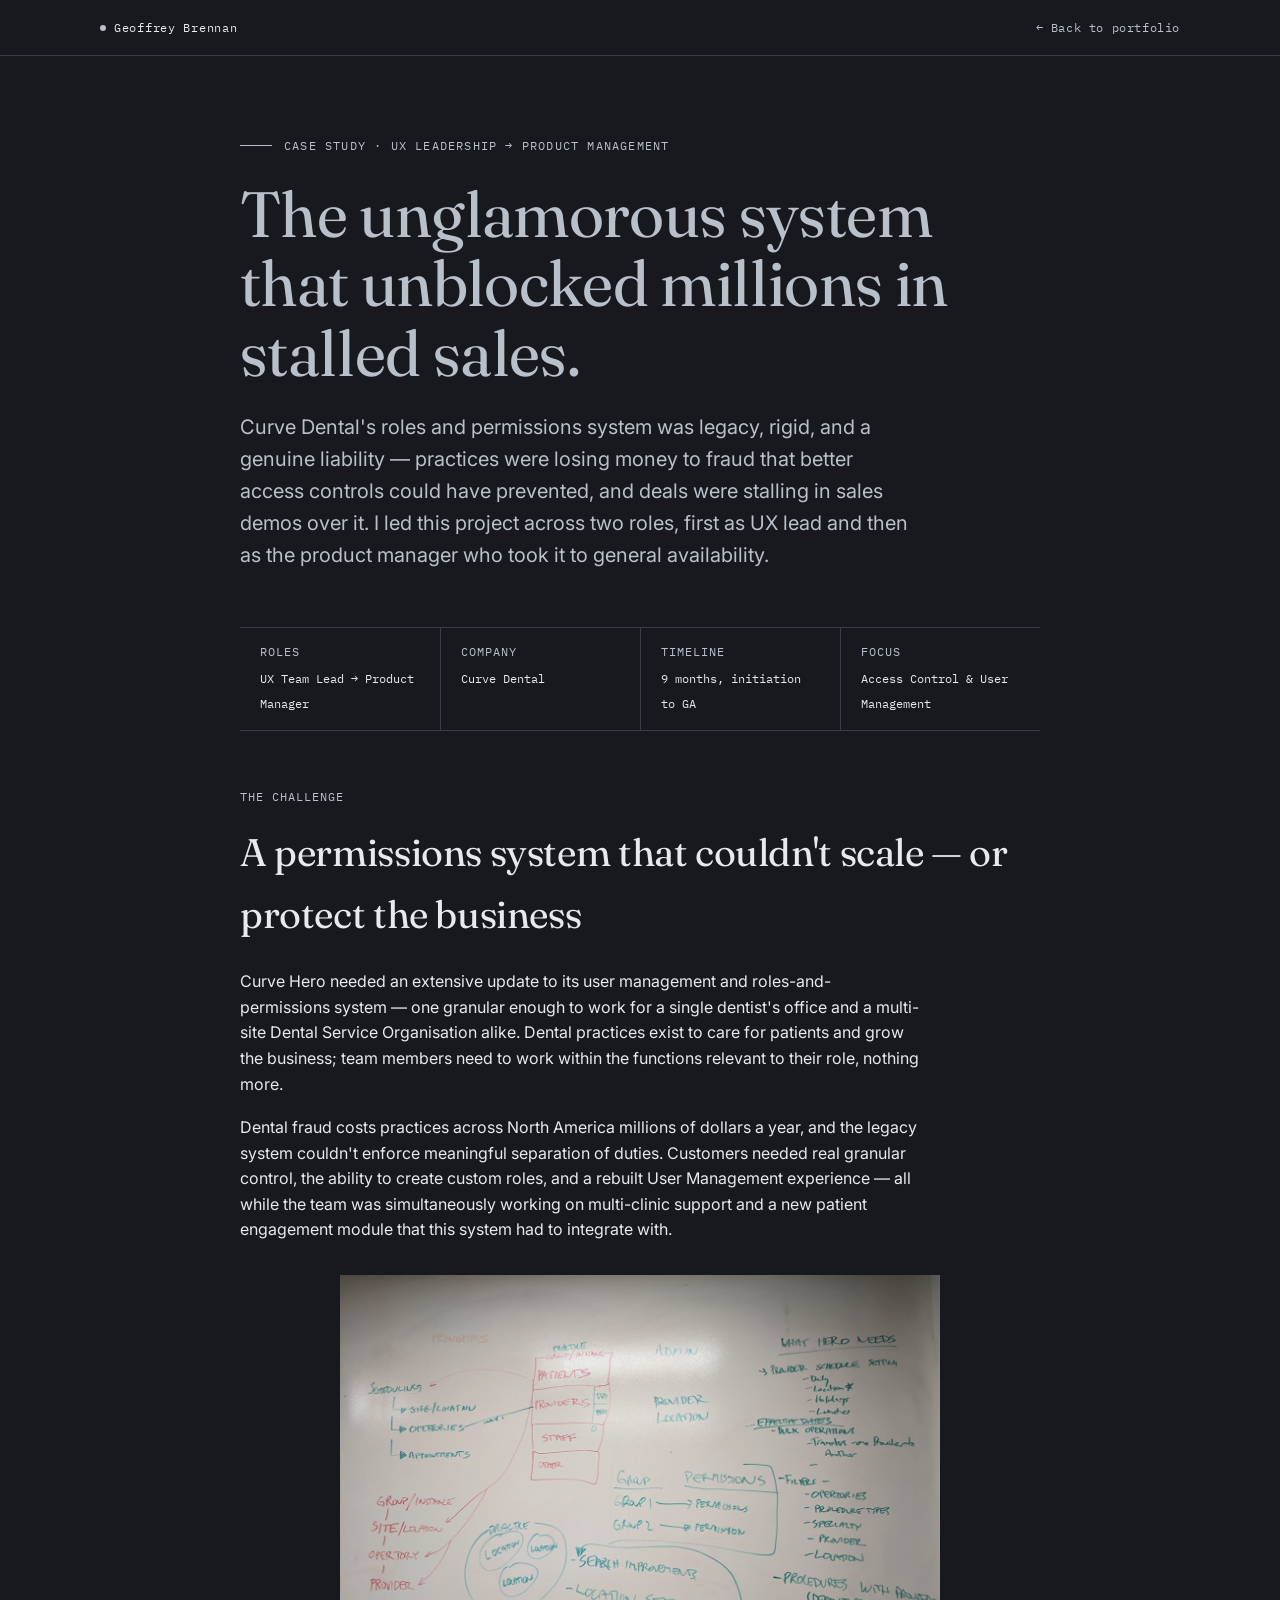
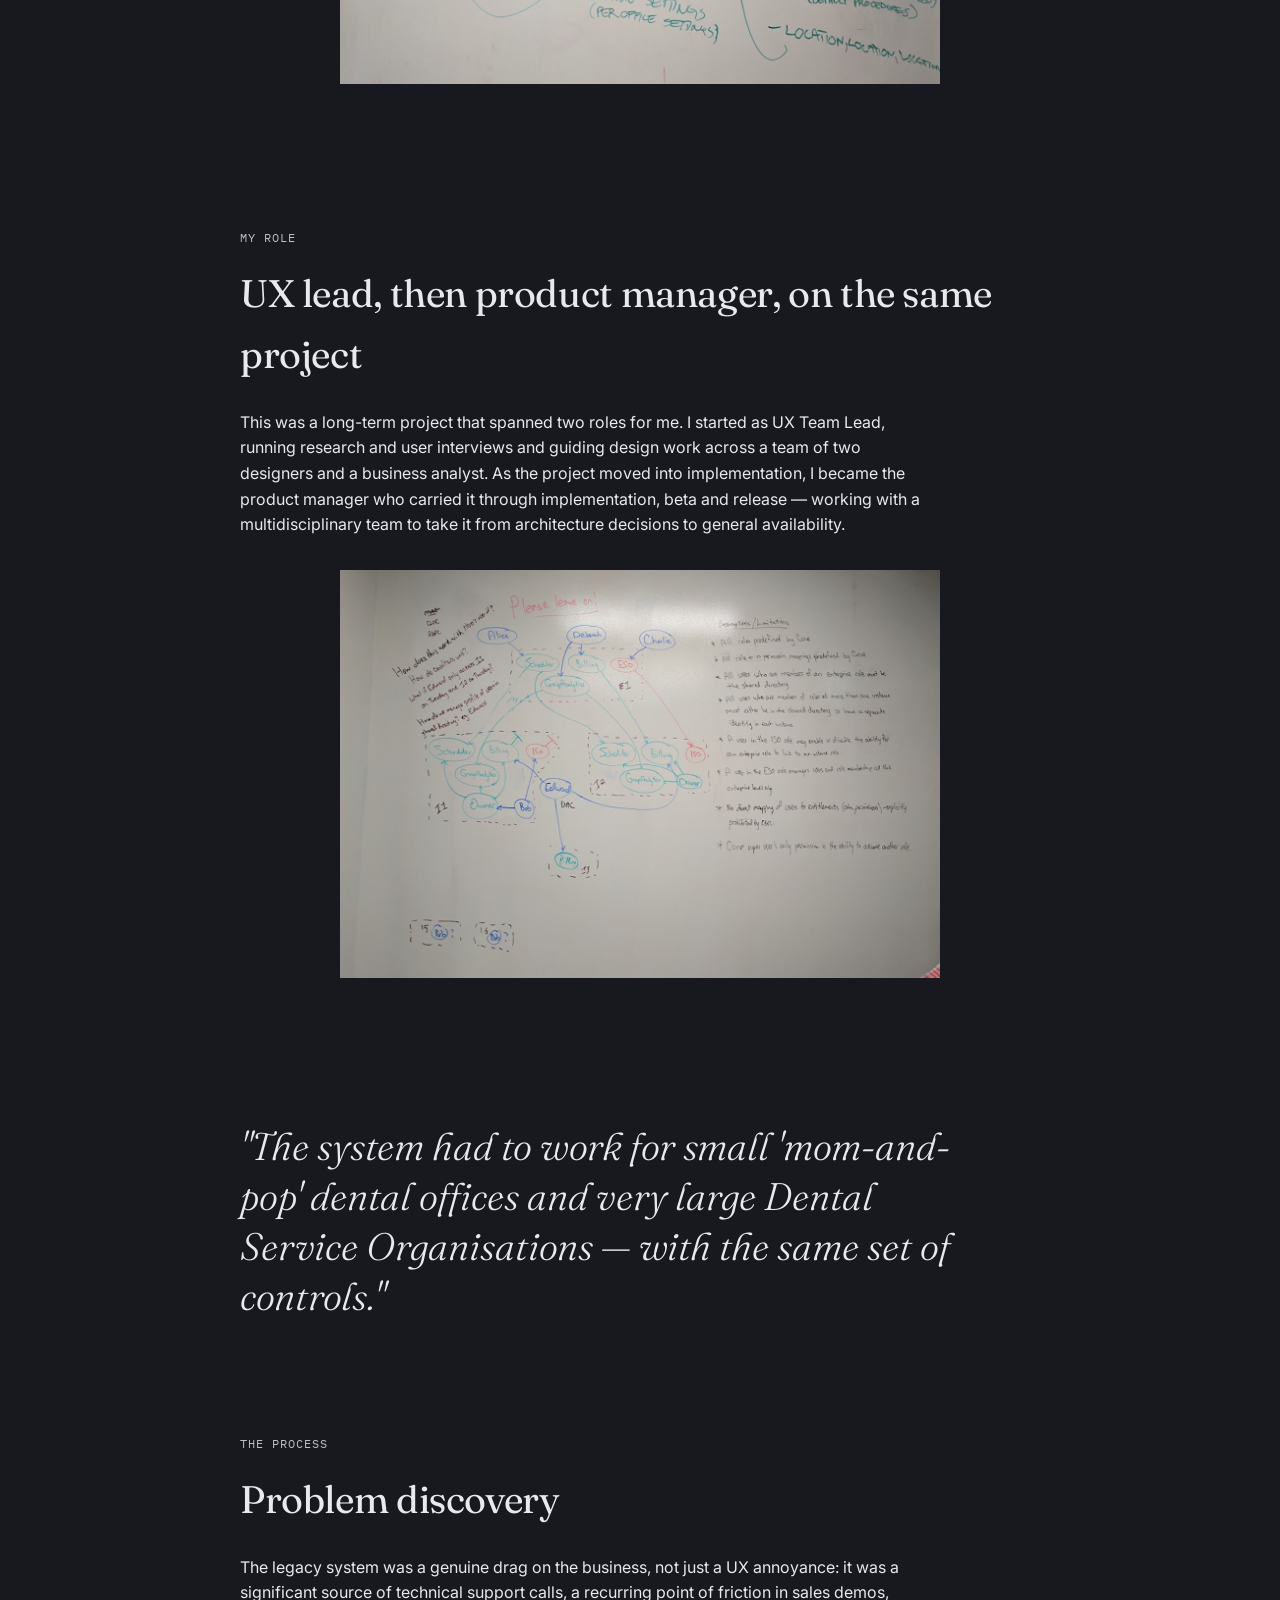
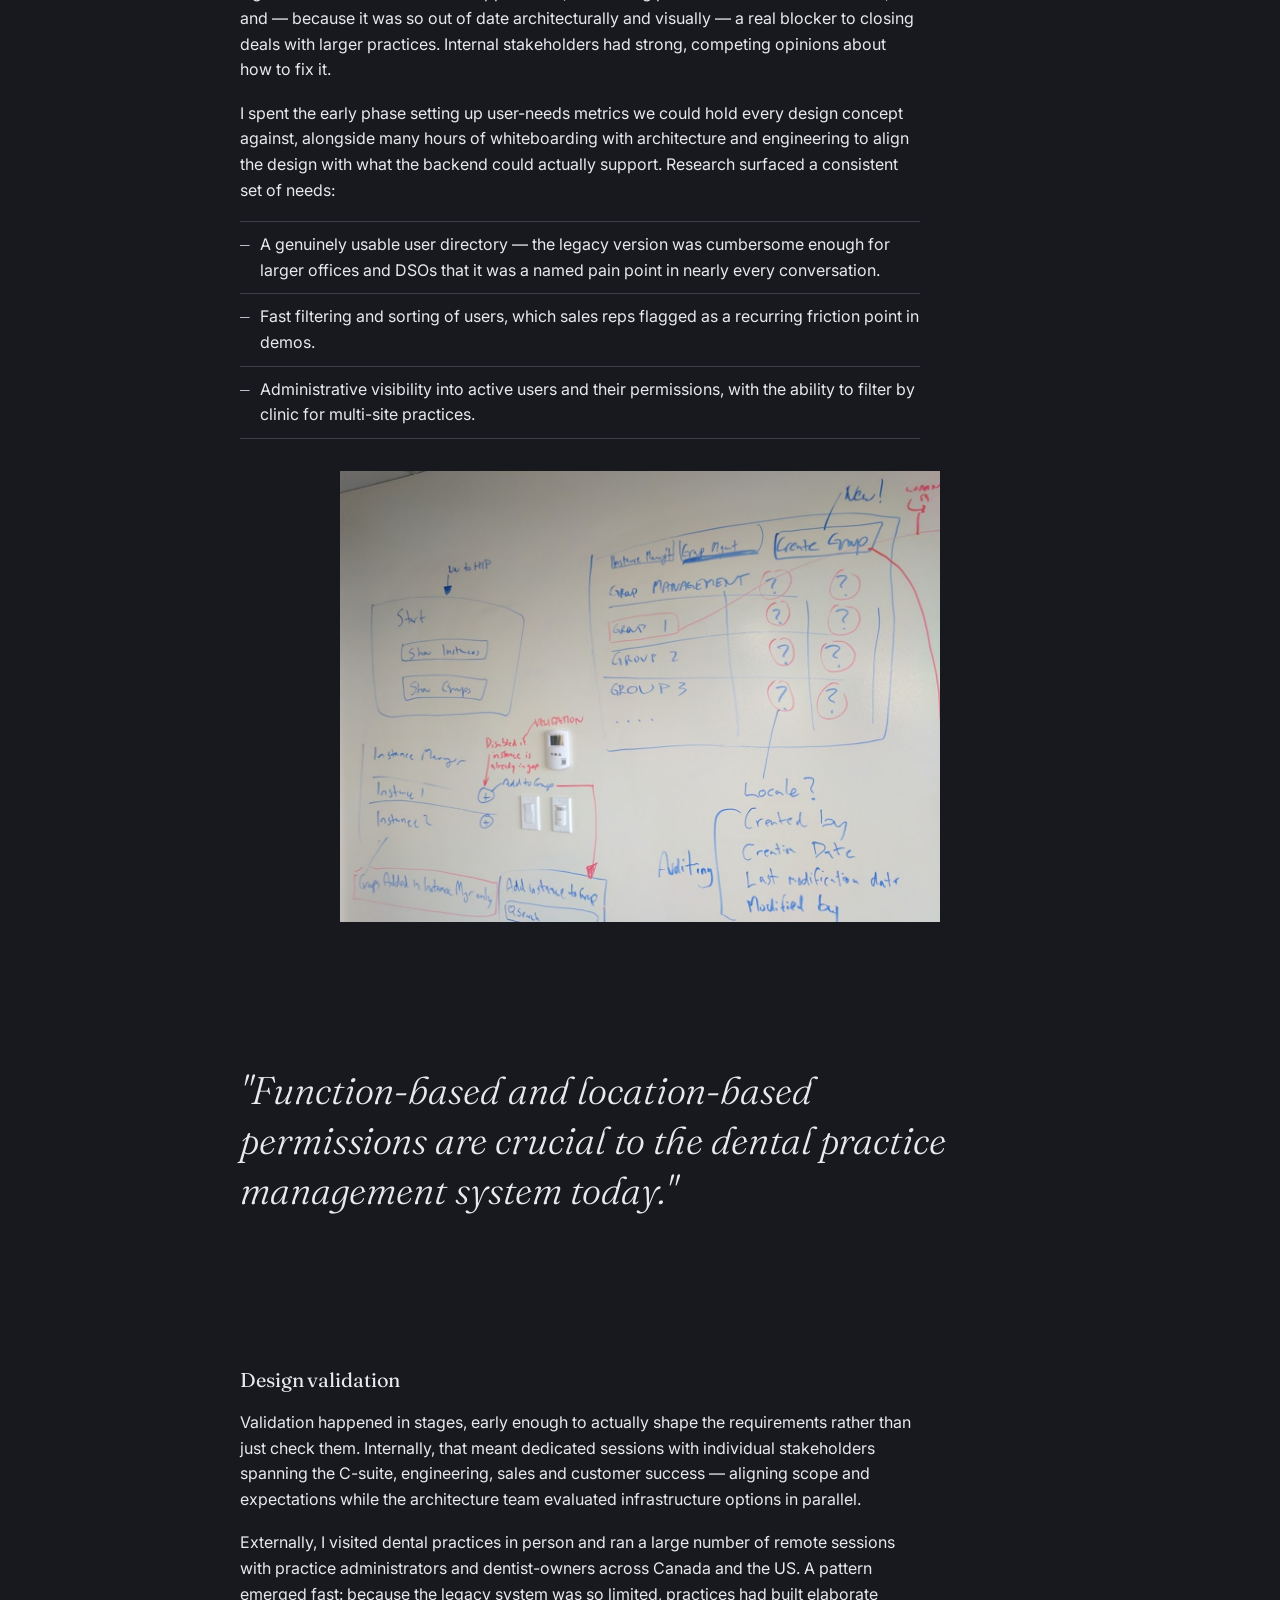
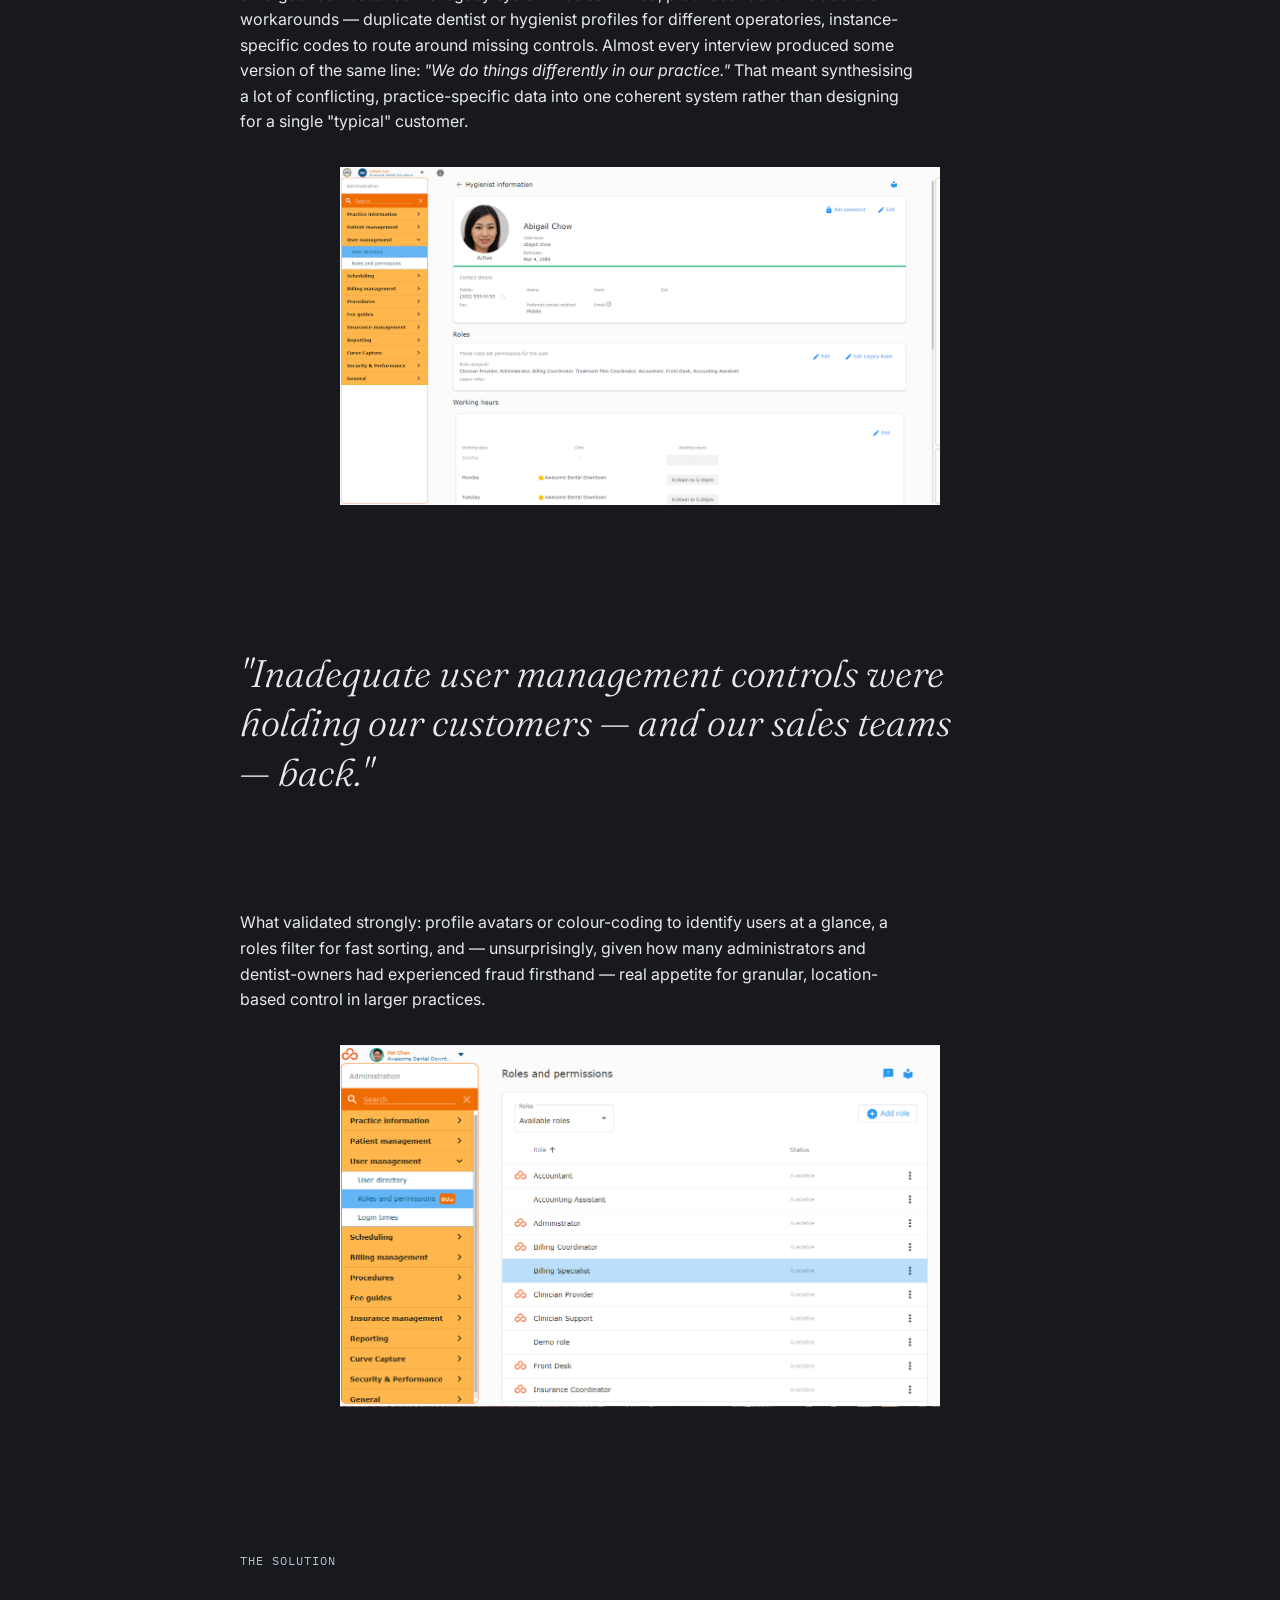
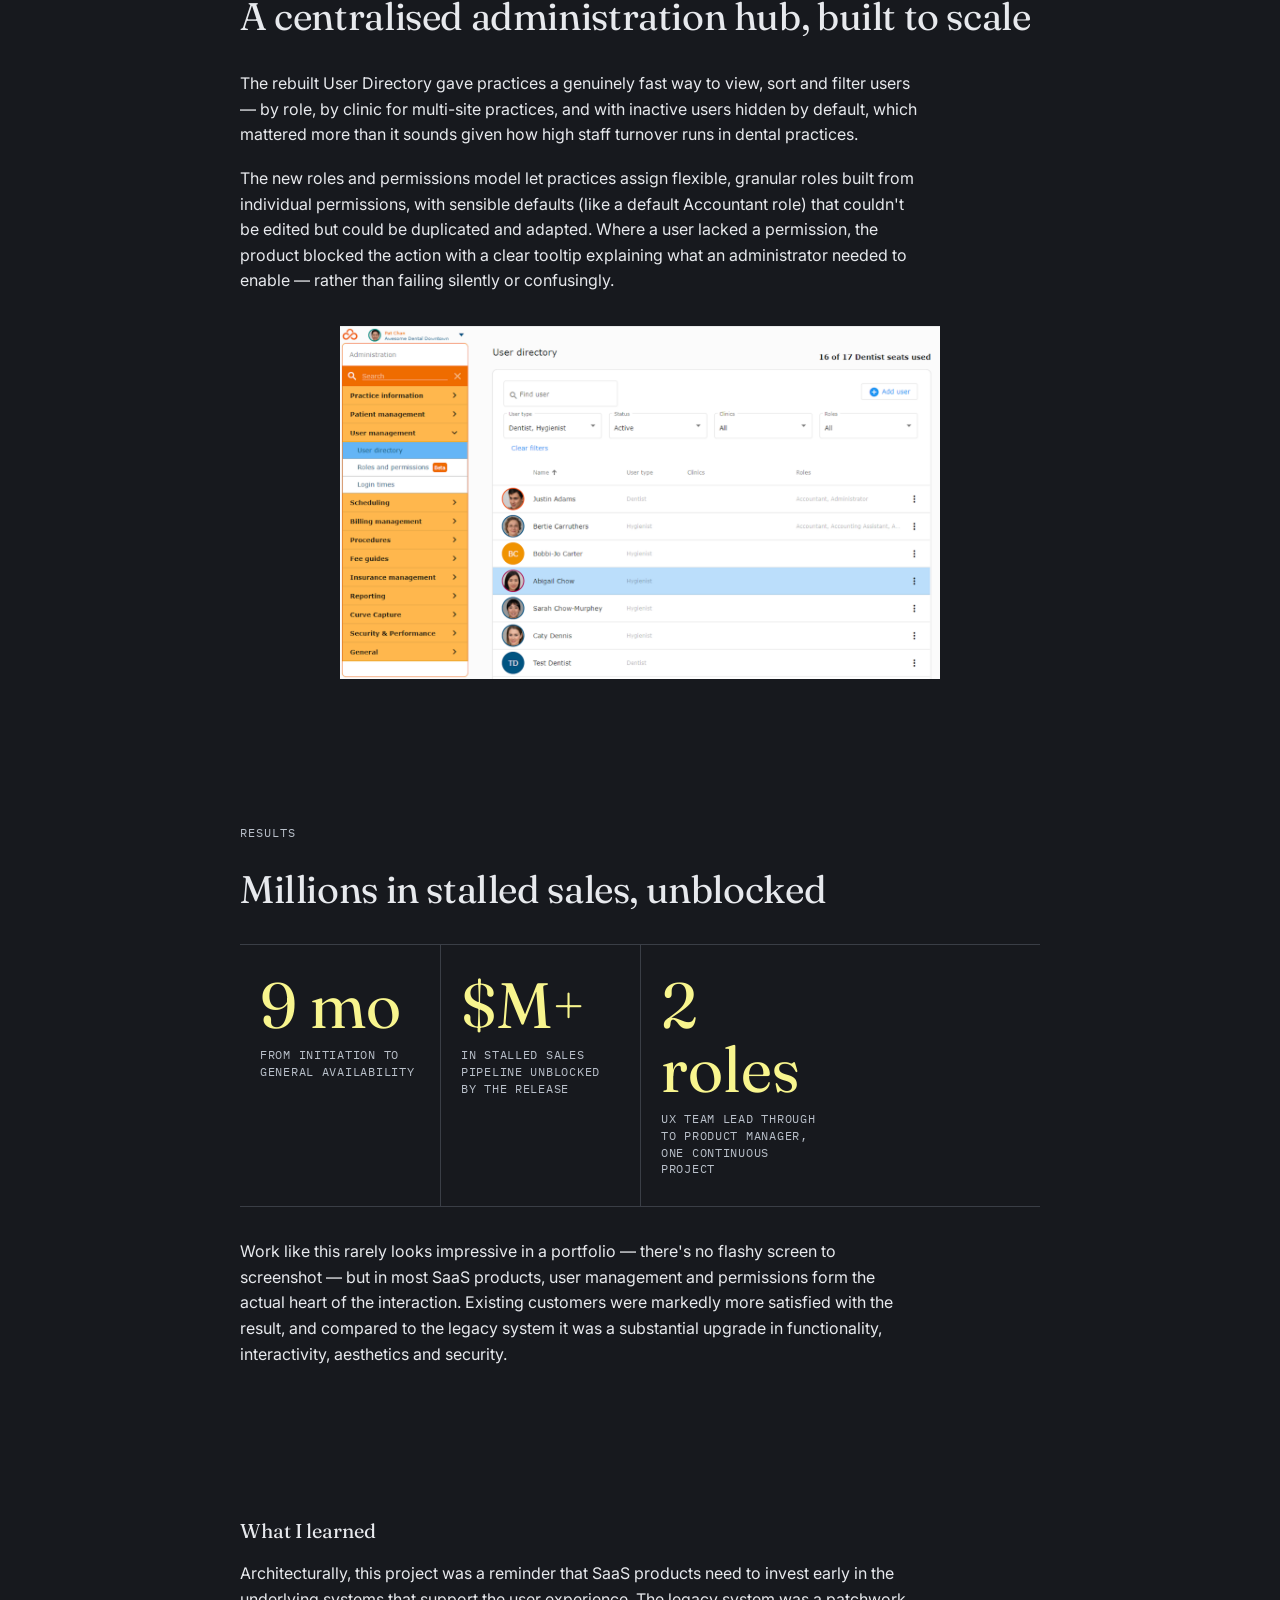
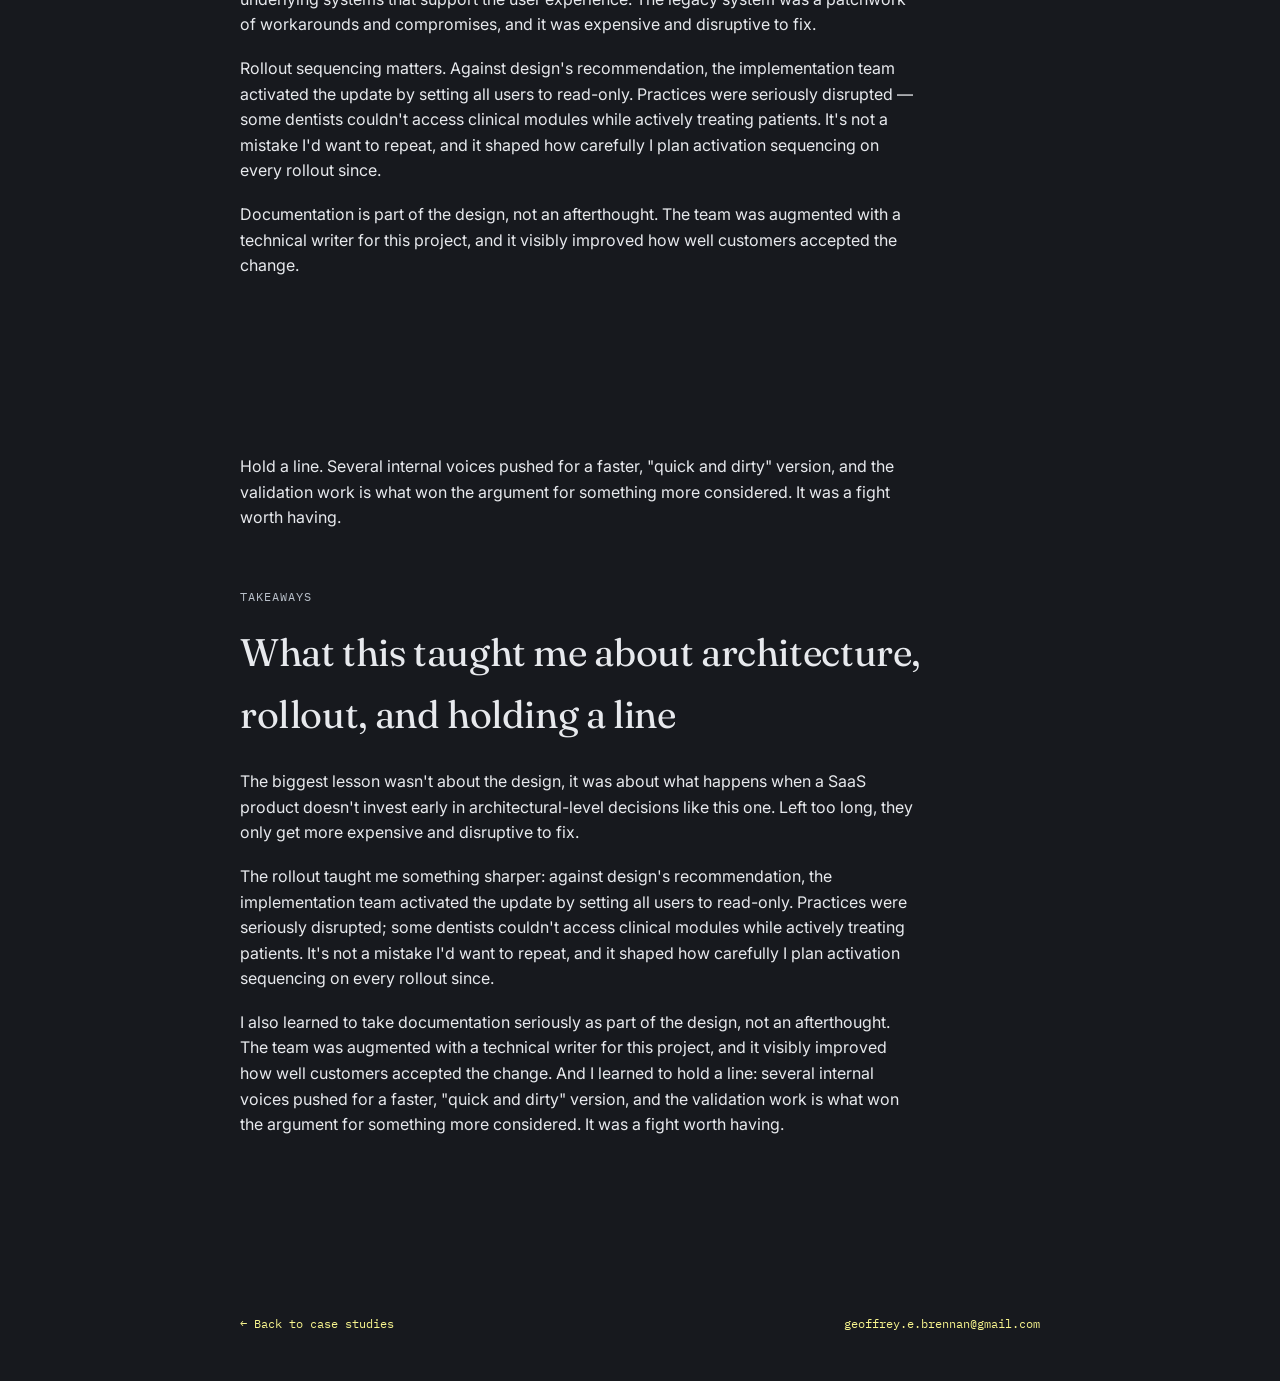
<file: roles-and-permissions.html>
<!DOCTYPE html>
<html lang="en">
<head>
<meta charset="UTF-8">
<meta name="viewport" content="width=device-width, initial-scale=1.0">
<title>Roles &amp; Permissions — Geoffrey Brennan</title>
<link rel="icon" type="image/x-icon" href="images/GB-icon.ico">
<meta name="description" content="Case study: rebuilding Curve Dental's roles and permissions system — from UX leadership through product management to general availability.">
<link rel="preconnect" href="https://fonts.googleapis.com">
<link rel="preconnect" href="https://fonts.gstatic.com" crossorigin>
<link href="https://fonts.googleapis.com/css2?family=Fraunces:opsz,wght@9..144,300;9..144,400;9..144,500;9..144,600&family=Inter:wght@400;500;600&family=IBM+Plex+Mono:wght@400;500&display=swap" rel="stylesheet">
<link rel="stylesheet" href="styles.css">
</head>
<body class="case-study-page">
<header>
  <nav class="nav">
    <a class="nav-mark" href="index.html"><span class="dot"></span>Geoffrey Brennan</a>
    <a class="back-link" href="index.html#work">← Back to portfolio</a>
  </nav>
</header>

<main>

  <section class="hero">
    <div class="hero-eyebrow">Case Study · UX Leadership → Product Management</div>
    <h1 class="hero-title">The unglamorous system that unblocked millions in stalled sales.</h1>
    <p class="hero-dek">Curve Dental's roles and permissions system was legacy, rigid, and a genuine liability — practices were losing money to fraud that better access controls could have prevented, and deals were stalling in sales demos over it. I led this project across two roles, first as UX lead and then as the product manager who took it to general availability.</p>
  </section>

  <div class="wrap">
    <div class="titleblock">
      <div><span class="tb-label">Roles</span><span class="tb-value">UX Team Lead → Product Manager</span></div>
      <div><span class="tb-label">Company</span><span class="tb-value">Curve Dental</span></div>
      <div><span class="tb-label">Timeline</span><span class="tb-value">9 months, initiation to GA</span></div>
      <div><span class="tb-label">Focus</span><span class="tb-value">Access Control & User Management</span></div>
    </div>
  </div>

  <section class="section-rule">
    <div class="wrap reveal">
      <span class="eyebrow">The Challenge</span>
      <h2 class="section-title">A permissions system that couldn't scale — or protect the business</h2>
      <p>Curve Hero needed an extensive update to its user management and roles-and-permissions system — one granular enough to work for a single dentist's office and a multi-site Dental Service Organisation alike. Dental practices exist to care for patients and grow the business; team members need to work within the functions relevant to their role, nothing more.</p>
      <p>Dental fraud costs practices across North America millions of dollars a year, and the legacy system couldn't enforce meaningful separation of duties. Customers needed real granular control, the ability to create custom roles, and a rebuilt User Management experience — all while the team was simultaneously working on multi-clinic support and a new patient engagement module that this system had to integrate with.</p>
      <img src="images\roles_and_permissions_whiteboard.png">
    </div>
  </section>

  <section class="section-rule">
    <div class="wrap reveal">
      <span class="eyebrow">My Role</span>
      <h2 class="section-title">UX lead, then product manager, on the same project</h2>
      <p>This was a long-term project that spanned two roles for me. I started as UX Team Lead, running research and user interviews and guiding design work across a team of two designers and a business analyst. As the project moved into implementation, I became the product manager who carried it through implementation, beta and release — working with a multidisciplinary team to take it from architecture decisions to general availability.</p>
      <img src="images\roles_and_permissions_whiteboard2.png">
    </div>
  </section>

  <div class="pullquote">
    <div class="wrap">
      <p>"The system had to work for small 'mom-and-pop' dental offices and very large Dental Service Organisations — with the same set of controls."</p>
    </div>
  </div>

  <section class="section-rule">
    <div class="wrap reveal">
      <span class="eyebrow">The Process</span>
      <h2 class="section-title">Problem discovery</h2>
      <p>The legacy system was a genuine drag on the business, not just a UX annoyance: it was a significant source of technical support calls, a recurring point of friction in sales demos, and — because it was so out of date architecturally and visually — a real blocker to closing deals with larger practices. Internal stakeholders had strong, competing opinions about how to fix it.</p>
      <p>I spent the early phase setting up user-needs metrics we could hold every design concept against, alongside many hours of whiteboarding with architecture and engineering to align the design with what the backend could actually support. Research surfaced a consistent set of needs:</p>
      <ul class="detail-list">
        <li>A genuinely usable user directory — the legacy version was cumbersome enough for larger offices and DSOs that it was a named pain point in nearly every conversation.</li>
        <li>Fast filtering and sorting of users, which sales reps flagged as a recurring friction point in demos.</li>
        <li>Administrative visibility into active users and their permissions, with the ability to filter by clinic for multi-site practices.</li>
      </ul>
      <img src="images\roles_and_permissions_whiteboard3.png">
    </div>
  </section>

  <div class="pullquote">
    <div class="wrap">
      <p>"Function-based and location-based permissions are crucial to the dental practice management system today."</p>
    </div>
  </div>

  <section class="section-rule">
    <div class="wrap reveal">
      <h3 class="sub-title">Design validation</h3>
      <p>Validation happened in stages, early enough to actually shape the requirements rather than just check them. Internally, that meant dedicated sessions with individual stakeholders spanning the C-suite, engineering, sales and customer success — aligning scope and expectations while the architecture team evaluated infrastructure options in parallel.</p>
      <p>Externally, I visited dental practices in person and ran a large number of remote sessions with practice administrators and dentist-owners across Canada and the US. A pattern emerged fast: because the legacy system was so limited, practices had built elaborate workarounds — duplicate dentist or hygienist profiles for different operatories, instance-specific codes to route around missing controls. Almost every interview produced some version of the same line: <em>"We do things differently in our practice."</em> That meant synthesising a lot of conflicting, practice-specific data into one coherent system rather than designing for a single "typical" customer.</p>
      <img src="images/roles_and_permissions_screenshot.png">
    </div>
  </section>

  <div class="pullquote">
    <div class="wrap">
      <p>"Inadequate user management controls were holding our customers — and our sales teams — back."</p>
    </div>
  </div>

  <section class="section-rule">
    <div class="wrap reveal">
      <p>What validated strongly: profile avatars or colour-coding to identify users at a glance, a roles filter for fast sorting, and — unsurprisingly, given how many administrators and dentist-owners had experienced fraud firsthand — real appetite for granular, location-based control in larger practices.</p>
      <img src="images/roles_and_permissions_screenshot2.png">
    </div>
  </section>

  <section class="section-rule">
    <div class="wrap reveal">
      <span class="eyebrow">The Solution</span>
      <h2 class="section-title">A centralised administration hub, built to scale</h2>
      <p>The rebuilt User Directory gave practices a genuinely fast way to view, sort and filter users — by role, by clinic for multi-site practices, and with inactive users hidden by default, which mattered more than it sounds given how high staff turnover runs in dental practices.</p>
      <p>The new roles and permissions model let practices assign flexible, granular roles built from individual permissions, with sensible defaults (like a default Accountant role) that couldn't be edited but could be duplicated and adapted. Where a user lacked a permission, the product blocked the action with a clear tooltip explaining what an administrator needed to enable — rather than failing silently or confusingly.</p>
      <img src="images/roles_and_permissions_screenshot3.png">
    </div>
  </section>

  <section class="section-rule">
    <div class="wrap reveal">
      <span class="eyebrow">Results</span>
      <h2 class="section-title">Millions in stalled sales, unblocked</h2>
    </div>
    <div class="wrap reveal">
      <div class="specsheet">
        <div class="spec">
          <div class="spec-value">9 mo</div>
          <div class="spec-label">From initiation to general availability</div>
        </div>
        <div class="spec">
          <div class="spec-value">$M+</div>
          <div class="spec-label">In stalled sales pipeline unblocked by the release</div>
        </div>
        <div class="spec">
          <div class="spec-value">2 roles</div>
          <div class="spec-label">UX Team Lead through to Product Manager, one continuous project</div>
        </div>
      </div>
    </div>
    <div class="wrap reveal" style="margin-top:32px;">
      <p>Work like this rarely looks impressive in a portfolio — there's no flashy screen to screenshot — but in most SaaS products, user management and permissions form the actual heart of the interaction. Existing customers were markedly more satisfied with the result, and compared to the legacy system it was a substantial upgrade in functionality, interactivity, aesthetics and security.</p>
    </div>
  </section>
  <section class="section-rule">
    <div class="wrap reveal">
      <h3 class="sub-title">What I learned</h3>
      <p>Architecturally, this project was a reminder that SaaS products need to invest early in the underlying systems that support the user experience. The legacy system was a patchwork of workarounds and compromises, and it was expensive and disruptive to fix.</p>
      <p>Rollout sequencing matters. Against design's recommendation, the implementation team activated the update by setting all users to read-only. Practices were seriously disrupted — some dentists couldn't access clinical modules while actively treating patients. It's not a mistake I'd want to repeat, and it shaped how carefully I plan activation sequencing on every rollout since.</p>
      <p>Documentation is part of the design, not an afterthought. The team was augmented with a technical writer for this project, and it visibly improved how well customers accepted the change.</p>
      <div>
      <iframe width="560" height="315" src="https://www.youtube.com/embed/iIMJXXHSKDk?si=jBJvMujheTP1qFs4" title="YouTube video player" frameborder="0" allow="accelerometer; autoplay; clipboard-write; encrypted-media; gyroscope; picture-in-picture; web-share" referrerpolicy="strict-origin-when-cross-origin" allowfullscreen></iframe></div>
      <p>Hold a line. Several internal voices pushed for a faster, "quick and dirty" version, and the validation work is what won the argument for something more considered. It was a fight worth having.</p>
    </div>

  <section>
    <div class="wrap reveal">
      <span class="eyebrow">Takeaways</span>
      <h2 class="section-title">What this taught me about architecture, rollout, and holding a line</h2>
      <p>The biggest lesson wasn't about the design, it was about what happens when a SaaS product doesn't invest early in architectural-level decisions like this one. Left too long, they only get more expensive and disruptive to fix.</p>
      <p>The rollout taught me something sharper: against design's recommendation, the implementation team activated the update by setting all users to read-only. Practices were seriously disrupted; some dentists couldn't access clinical modules while actively treating patients. It's not a mistake I'd want to repeat, and it shaped how carefully I plan activation sequencing on every rollout since.</p>
      <p>I also learned to take documentation seriously as part of the design, not an afterthought. The team was augmented with a technical writer for this project, and it visibly improved how well customers accepted the change. And I learned to hold a line: several internal voices pushed for a faster, "quick and dirty" version, and the validation work is what won the argument for something more considered. It was a fight worth having.</p>
    </div>
  </section>

</main>

<footer>
  <div class="wrap">
    <div class="footer-links">
      <a href="index.html#work">← Back to case studies</a>
      <a href="mailto:geoffrey.e.brennan@gmail.com">geoffrey.e.brennan@gmail.com</a>
    </div>
  </div>
</footer>

<script>
  const reveals = document.querySelectorAll('.reveal');
  if('IntersectionObserver' in window){
    const io = new IntersectionObserver((entries)=>{
      entries.forEach(entry=>{
        if(entry.isIntersecting){ entry.target.classList.add('in'); io.unobserve(entry.target); }
      });
    }, {threshold:0.1});
    reveals.forEach(el=>io.observe(el));
  } else {
    reveals.forEach(el=>el.classList.add('in'));
  }
</script>

</body>
</html>
</file>
<file: styles.css>
:root {
  --paper: #17191E;
  --paper-alt: #2A2D32;
  --header: #17191E;
  --ink: #E7E9ED;
  --muted: #B9C0CA;
  --rule: #3A3E46;
  --accent: #F8F58E;
  --accent-soft: #D8DDE5;
  --brass: var(--muted);
  --font-display: 'Fraunces', Georgia, serif;
  --font-body: 'Inter', -apple-system, BlinkMacSystemFont, 'Segoe UI', sans-serif;
  --font-mono: 'IBM Plex Mono', 'SFMono-Regular', Consolas, monospace;
  --measure: 620px;
  --text-xs: 12px;
  --text-sm: 14px;
  --text-base: 16px;
  --text-lg: 20px;
  --text-xl: clamp(28px, 3vw, 40px);
  --text-display: clamp(40px, 5vw, 64px);
}
* { box-sizing: border-box; margin: 0; padding: 0; }
html { scroll-behavior: smooth; }
body {
  background: var(--paper);
  color: var(--ink);
  font-family: var(--font-body);
  font-size: var(--text-base);
  line-height: 1.6;
  -webkit-font-smoothing: antialiased;
}

@media (prefers-reduced-motion: reduce) {
  html { scroll-behavior: auto; }
  *, *::before, *::after { animation-duration: 0.01ms !important; transition-duration: 0.01ms !important; }
}

a { color: inherit; }
img { display: block; max-width: 100%; height: auto; }

.wrap {
  max-width: 1160px;
  margin: 0 auto;
  padding: 0 40px;
}

.titleblock {
  display: grid;
  grid-template-columns: repeat(4, 1fr);
  border-top: 1px solid var(--rule);
  border-bottom: 1px solid var(--rule);
}

.titleblock div {
  padding: 10px 16px;
  border-left: 1px solid var(--rule);
}

.titleblock div:first-child { border-left: none; }
.titleblock .tb-label {
  font-family: var(--font-mono);
  font-size: var(--text-xs);
  letter-spacing: 0.08em;
  color: var(--muted);
  text-transform: uppercase;
  display: block;
  margin-bottom: 4px;
}

.titleblock .tb-value {
  font-family: var(--font-mono);
  font-size: var(--text-sm);
  color: var(--ink);
}

header {
  position: sticky;
  top: 0;
  z-index: 50;
  background: var(--header);
  backdrop-filter: blur(6px);
  border-bottom: 1px solid var(--rule);
}

.nav {
  display: flex;
  align-items: center;
  justify-content: space-between;
  padding: 18px 40px;
  max-width: 1160px;
  margin: 0 auto;
}

.nav-mark {
  font-family: var(--font-mono);
  font-size: var(--text-xs);
  letter-spacing: 0.06em;
  display: flex;
  align-items: center;
  gap: 8px;
  text-decoration: none;
}

.nav-mark .dot {
  width: 6px;
  height: 6px;
  background: var(--brass);
  border-radius: 50%;
  display: inline-block;
}

.nav-links {
  display: flex;
  gap: 32px;
  list-style: none;
}

.nav-links a {
  font-family: var(--font-mono);
  font-size: var(--text-xs);
  letter-spacing: 0.05em;
  text-transform: uppercase;
  text-decoration: none;
  color: var(--muted);
  transition: color 0.2s ease;
}

.nav-links a:hover { color: var(--accent); }

.nav-cta {
  font-family: var(--font-mono);
  font-size: var(--text-xs);
  text-decoration: none;
  color: var(--accent);
  border: 1px solid var(--accent);
  padding: 7px 14px;
  letter-spacing: 0.03em;
  transition: background 0.2s ease, color 0.2s ease;
}

.nav-cta:hover { background: var(--accent); color: var(--paper); }
.nav-toggle { display: none; }

@media (max-width: 820px) {
  .nav-links { display: none; }
  .nav { padding: 16px 24px; }
}

.hero {
  padding: 120px 40px 90px;
  max-width: 1160px;
  margin: 0 auto;
  position: relative;
}

.hero-eyebrow {
  font-family: var(--font-mono);
  font-size: var(--text-xs);
  letter-spacing: 0.1em;
  text-transform: uppercase;
  color: var(--muted);
  display: flex;
  align-items: center;
  gap: 12px;
  margin-bottom: 28px;
}

.hero-eyebrow::before {
  content: '';
  display: block;
  width: 32px;
  height: 1px;
  background: var(--muted);
}

h1.hero-headline {
  font-family: var(--font-display);
  font-weight: 400;
  font-size: var(--text-display);
  line-height: 1.06;
  letter-spacing: -0.01em;
  max-width: 920px;
}

h1.hero-headline em {
  font-style: italic;
  font-weight: 300;
  color: var(--ink);
}

.hero-sub {
  margin-top: 32px;
  max-width: var(--measure);
  font-size: var(--text-lg);
  color: var(--ink);
  line-height: 1.65;
}

.hero-meta {
  margin-top: 56px;
  display: flex;
  gap: 48px;
  flex-wrap: wrap;
  align-items: flex-end;
}

.hero-person {
  display: flex;
  align-items: center;
  gap: 24px;
}

.hero-portrait {
  width: 112px;
  height: 112px;
  flex: 0 0 112px;
  object-fit: cover;
  border: 1px solid var(--rule);
  border-radius: 50%;
  margin: 0;
}

.hero-name {
  font-family: var(--font-display);
  font-size: var(--text-xl);
}

.hero-title {
  font-family: var(--font-display);
  font-size: var(--text-lg);
  font-weight: 400;
  color: var(--muted);
  margin-top: 6px;
  letter-spacing: 0.02em;
}

.dim-line {
  position: relative;
  padding-top: 14px;
  display: flex;
}

.dim-line::before {
  content: '';
  position: absolute;
  top: 0;
  left: 0;
  width: 100%;
  height: 1px;
  background: var(--rule);
}

.dim-line::after {
  content: '';
  position: absolute;
  top: -3px;
  left: 0;
  width: 1px;
  height: 7px;
  background: var(--rule);
}

section { padding: 100px 0; }
/*.section-rule { border-top: 1px solid var(--rule); } */

.section-head {
  display: flex;
  justify-content: space-between;
  align-items: baseline;
  margin-bottom: 56px;
  gap: 24px;
  flex-wrap: wrap;
}

.section-num {
  font-family: var(--font-mono);
  font-size: var(--text-xs);
  color: var(--brass);
  letter-spacing: 0.08em;
}

h2.section-title {
  font-family: var(--font-display);
  font-weight: 500;
  font-size: var(--text-xl);
  letter-spacing: -0.01em;
}

.section-note {
  font-family: var(--font-mono);
  font-size: var(--text-xs);
  color: var(--muted);
  max-width: 300px;
  text-align: right;
}

section img,
main img {
  margin-top: 32px;
  margin-bottom: 32px;
  display: block;
  width: 75%;
  height: auto;
  margin: 0 auto;
}

main iframe {
  max-width: 100%;
  height: auto;
}

section > div > img,
main > div > img {
 
  width: 75%;
  max-width: 600px;
  margin-top: 32px;
  margin-bottom: 32px;
}

@media (max-width: 700px) {
  .section-note { text-align: left; max-width: 100%; }
}

.reveal {
  opacity: 0;
  transform: translateY(16px);
  transition: opacity 0.7s ease, transform 0.7s ease;
}

.reveal.in { opacity: 1; transform: translateY(0); }

.profile-grid {
  display: grid;
  grid-template-columns: 1fr 1fr;
  gap: 80px;
}

.profile-grid p {
  font-size: var(--text-base);
  color: var(--ink);
  margin-bottom: 20px;
  max-width: 520px;
}

.profile-grid p:last-child { margin-bottom: 0; }

.product-decisions-link {
  grid-column: 2;
  padding-top: 8px;
}

@media (max-width: 820px) {
  .profile-grid { grid-template-columns: 1fr; gap: 32px; }
  .product-decisions-link { grid-column: 1; }
}

.specsheet {
  display: grid;
  grid-template-columns: repeat(4, 1fr);
  border-top: 1px solid var(--rule);
  border-bottom: 1px solid var(--rule);
}

.spec {
  padding: 32px 24px;
  border-left: 1px solid var(--rule);
}

.spec:first-child { border-left: none; }
.spec-value {
  font-family: var(--font-display);
  font-size: var(--text-display);
  color: var(--accent);
  line-height: 1;
}

.spec-label {
  font-family: var(--font-mono);
  font-size: var(--text-xs);
  letter-spacing: 0.06em;
  text-transform: uppercase;
  color: var(--muted);
  margin-top: 12px;
}

@media (max-width: 820px) {
  .specsheet { grid-template-columns: 1fr 1fr; }
  .spec:nth-child(3) { border-left: none; }
}

@media (max-width: 520px) {
  .specsheet { grid-template-columns: 1fr; }
  .spec { border-left: none; border-top: 1px solid var(--rule); }
  .spec:first-child { border-top: none; }
}

.case {
  padding: 70px 0;
  border-top: 1px solid var(--rule);
}

.case:last-child { border-bottom: 1px solid var(--rule); }
.case-top {
  display: grid;
  grid-template-columns: 200px 1fr;
  gap: 40px;
  margin-bottom: 36px;
}

.case-tag {
  font-family: var(--font-mono);
  font-size: var(--text-xs);
  letter-spacing: 0.08em;
  text-transform: uppercase;
  color: var(--brass);
}

h3.case-title {
  font-family: var(--font-display);
  font-weight: 400;
  font-size: var(--text-xl);
  margin-top: 10px;
  max-width: 640px;
  display: inline-flex;
  align-items: center;
  gap:16px;
}

@media (max-width: 700px) {
  .case-top { grid-template-columns: 1fr; gap: 14px; }
}

@media (max-width: 700px) {
  .titleblock {
    grid-template-columns: repeat(2, minmax(0, 1fr));
  }

  .titleblock div:nth-child(odd) {
    border-left: none;
  }

  .titleblock div:nth-child(n+3) {
    border-top: 1px solid var(--rule);
  }
}

.case-body {
  display: flex;
  gap: 40px;
  align-items: flex-start;
  flex-wrap: wrap;
}

@media (max-width: 700px) {
  .case-body { flex-direction: column; gap: 24px; }
}

.case-tb {
  display: flex;
  flex-direction: column;
  gap: 18px;
  flex: 0 0 200px;
  min-width: 200px;
}

.case-copy {
  flex: 1 1 0;
}

.case-tb .tb-item .tb-label {
  font-family: var(--font-mono);
  font-size: var(--text-xs);
  letter-spacing: 0.08em;
  text-transform: uppercase;
  color: var(--muted);
  display: block;
  margin-bottom: 4px;
}

.case-tb .tb-item .tb-value {
  font-family: var(--font-mono);
  font-size: var(--text-sm);
  color: var(--ink);
}

.case-copy {
  grid-column: 2;
}

.case-metrics {
  display: grid;
  grid-template-columns: repeat(auto-fit, minmax(min(100%, 190px), 1fr));
  gap: 24px;
  margin-bottom: 30px;
  padding: 24px;
  border: 1px solid var(--rule);
  background: var(--header);
}

.case-metric-value {
  font-family: var(--font-display);
  font-size: var(--text-display);
  line-height: 1;
  color: var(--accent);
}

.case-metric-label {
  margin-top: 10px;
  font-family: var(--font-mono);
  font-size: var(--text-xs);
  line-height: 1.5;
  letter-spacing: 0.04em;
  color: var(--muted);
  text-transform: uppercase;
}

.case-title img.case-logo,
.other-work-link img.work-logo {
  width: 80px;
  height: 80px;
  flex: 0 0 80px;
  object-fit: contain;
  margin: 0;
  background: transparent;
}

.case-copy p {
  font-size: var(--text-base);
  color: var(--ink);
  max-width: 640px;
  margin-bottom: 18px;
}

.case-copy p:last-child { margin-bottom: 0; }
.case-copy .placeholder {
  color: var(--accent-soft);
  background: var(--paper-alt);
  padding: 2px 6px;
  font-family: var(--font-mono);
  font-size: var(--text-xs);
}

.other-work-list {
  display: flex;
  flex-direction: column;
  gap: 32px;
}

.other-work-links {
  display: flex;
  flex-direction: column;
  gap: 16px;
}

.other-work-link {
  display: inline-flex;
  align-items: center;
  gap: 8px;
  font-family: var(--font-mono);
  font-size: var(--text-base);
  color: var(--accent);
  text-decoration: none;
  width: fit-content;
  padding-bottom: 4px;
  border-bottom: 1px solid transparent;
  transition: border-color 0.2s ease;
}

.other-work-link:hover {
  border-color: var(--accent);
}

.expertise-grid {
  display: grid;
  grid-template-columns: repeat(3, 1fr);
  gap: 56px;
}

@media (max-width: 820px) {
  .expertise-grid { grid-template-columns: 1fr; gap: 40px; }
}

.expertise-col h4 {
  font-family: var(--font-mono);
  font-size: var(--text-xs);
  letter-spacing: 0.06em;
  text-transform: uppercase;
  color: var(--brass);
  margin-bottom: 20px;
  padding-bottom: 14px;
  border-bottom: 1px solid var(--rule);
}

.expertise-col ul { list-style: none; }
.expertise-col li {
  font-family: var(--font-display);
  font-size: var(--text-lg);
  padding: 9px 0;
  border-bottom: 1px solid var(--rule);
}

.expertise-col li:last-child { border-bottom: none; }

.timeline-row {
  display: grid;
  grid-template-columns: 140px 1fr 180px 200px;
  gap: 24px;
  padding: 20px 0;
  border-top: 1px solid var(--rule);
  align-items: baseline;
}

.timeline-row:last-child { border-bottom: 1px solid var(--rule); }
.timeline-row .t-date {
  font-family: var(--font-mono);
  font-size: var(--text-xs);
  color: var(--muted);
}

.timeline-row .t-role {
  font-family: var(--font-display);
  font-size: var(--text-lg);
}

.timeline-row .t-company {
  font-family: var(--font-body);
  font-size: var(--text-sm);
  color: var(--muted);
}

.timeline-row .t-loc {
  font-family: var(--font-mono);
  font-size: var(--text-xs);
  color: var(--muted);
  text-align: right;
}

@media (max-width: 820px) {
  .timeline-row { grid-template-columns: 1fr; gap: 4px; }
  .timeline-row .t-loc { text-align: left; }
}

@media print {
  @page {
    size: A4 portrait;
    margin: 12mm;
  }

  html {
    background: #fff;
    color: #1a1a1a;
  }

  body {
    background: #fff !important;
    color: #1a1a1a !important;
    font-size: 12pt;
    line-height: 1.5;
  }

  header,
  .nav-links,
  .nav-cta,
  .reveal,
  iframe,
  .pdf-link,
  a[href^="#"],
  .other-work-links a[target="_blank"],
  .case-link {
    display: none !important;
  }

  .hero,
  section,
  footer,
  main {
    padding: 0 !important;
    margin: 0 !important;
  }

  .wrap,
  .hero,
  .case,
  .specsheet,
  .timeline-row,
  .expertise-grid,
  .titleblock,
  .profile-grid {
    max-width: none !important;
    width: 100% !important;
  }

  .titleblock,
  .specsheet {
    border-color: #1a1a1a !important;
  }

  .titleblock div,
  .spec,
  .timeline-row,
  .edu-row,
  .expertise-col li,
  .case {
    border-color: #1a1a1a !important;
  }

  .hero-headline,
  h1,
  h2,
  h3,
  h4,
  .hero-name,
  .hero-title,
  .case-title,
  .t-role,
  .t-company,
  .t-date,
  .tb-value,
  .tb-label,
  .section-num,
  .section-title,
  .spec-value,
  .footer-title,
  .fc-label {
    color: #111 !important;
  }

  .hero-eyebrow,
  .section-num,
  .case-tag,
  .tb-label,
  .spec-label,
  .fc-label,
  .t-date,
  .t-loc,
  .section-note,
  .nav-mark {
    color: #555 !important;
  }

  .case-copy p,
  .profile-grid p,
  .expertise-col li,
  .timeline-row .t-company,
  .edu-row .t-company,
  .footer-contacts a,
  .footer-contacts span,
  .hero-sub,
  body {
    color: #1f1f1f !important;
  }

  .case {
    break-inside: avoid;
    page-break-inside: avoid;
    padding: 18px 0 !important;
  }

  .case-copy,
  .profile-grid,
  .expertise-grid,
  .timeline-row,
  .footer-contacts {
    break-inside: avoid;
    page-break-inside: avoid;
  }

  .wrap {
    padding: 0 !important;
  }

  .hero {
    padding-top: 16px !important;
    padding-bottom: 20px !important;
  }

  .footer-contacts {
    grid-template-columns: 1fr 1fr 1fr 1fr;
    gap: 12px;
    margin-top: 24px;
  }

  .footer-contacts img {
    width: 42px;
    height: 42px;
  }
}

.edu-row {
  display: grid;
  grid-template-columns: 140px 1fr;
  gap: 24px;
  padding: 16px 0;
  border-top: 1px solid var(--rule);
}

.edu-row:last-child { border-bottom: 1px solid var(--rule); }
.edu-row .t-date { font-family: var(--font-mono); font-size: var(--text-xs); color: var(--muted); }
.edu-row .t-role { font-family: var(--font-display); font-size: var(--text-lg); }
.edu-row .t-company { font-family: var(--font-body); font-size: var(--text-sm); color: var(--muted); margin-top: 2px; }

@media (max-width: 600px) {
  .edu-row { grid-template-columns: 1fr; gap: 4px; }
}

footer {
  background: var(--header);
  color: var(--ink);
  padding: 100px 0 48px;
}

footer .wrap { max-width: 1160px; }

.pdf-link {
  display: inline-flex;
  align-items: center;
  gap: 8px;
  margin-top: 28px;
  font-family: var(--font-mono);
  font-size: var(--text-xs);
  letter-spacing: 0.08em;
  text-transform: uppercase;
  text-decoration: none;
  color: var(--accent);
  border: 1px solid var(--accent);
  padding: 10px 16px;
}

h2.footer-title {
  font-family: var(--font-display);
  font-weight: 300;
  font-size: var(--text-display);
  max-width: 760px;
  line-height: 1.15;
}

h2.footer-title em { font-style: italic; color: var(--ink); }
.footer-contacts {
  margin-top: 56px;
  display: grid;
  grid-template-columns: repeat(4, minmax(0, 1fr));
  gap: 24px;
  padding-top: 32px;
}

.footer-contacts a, .footer-contacts span {
  font-family: var(--font-mono);
  font-size: var(--text-xs);
  color: var(--muted);
  text-decoration: none;
  display: block;
  max-width: 100%;
  overflow-wrap: anywhere;
  word-break: break-word;
}

.footer-contacts .fc-label {
  font-size: var(--text-xs);
  letter-spacing: 0.08em;
  text-transform: uppercase;
  color: var(--muted);
  margin-bottom: 8px;
}

.footer-contacts a { color: var(--accent); }
.footer-contacts a:hover { color: var(--ink); }

@media (max-width: 900px) {
  .footer-contacts { grid-template-columns: 1fr 1fr; gap: 32px; }
}

@media (max-width: 600px) {
  footer {
    padding: 72px 0 40px;
  }

  h2.footer-title {
    font-size: var(--text-xl);
  }

  .footer-contacts {
    margin-top: 40px;
    grid-template-columns: 1fr;
    gap: 24px;
    padding-top: 24px;
  }

  .footer-bottom {
    flex-direction: column;
    gap: 8px;
  }
}

.footer-bottom {
  margin-top: 64px;
  padding-top: 24px;
  border-top: 1px solid var(--rule);
  display: flex;
  justify-content: space-between;
  font-family: var(--font-mono);
  font-size: var(--text-xs);
  color: var(--muted);
  flex-wrap: wrap;
  gap: 12px;
}
.case-study-page {
  --measure: 680px;
}

.case-study-page .wrap {
  max-width: 880px;
}

.case-study-page .nav-mark {
  text-decoration: none;
}

.case-study-page .back-link {
  font-family: var(--font-mono);
  font-size: var(--text-xs);
  letter-spacing: 0.05em;
  text-decoration: none;
  color: var(--muted);
  display: flex;
  align-items: center;
  gap: 8px;
  transition: color 0.2s ease;
}

.case-study-page .back-link:hover { color: var(--accent); }

.case-study-page .titleblock {
  display: grid;
  grid-template-columns: repeat(4, 1fr);
  border-top: 1px solid var(--rule);
  border-bottom: 1px solid var(--rule);
}

.case-study-page .titleblock div {
  padding: 14px 20px;
  border-left: 1px solid var(--rule);
}

.case-study-page .titleblock div:first-child { border-left: none; }

.case-study-page .titleblock .tb-label {
  font-family: var(--font-mono);
  font-size: var(--text-xs);
  letter-spacing: 0.08em;
  color: var(--muted);
  text-transform: uppercase;
  display: block;
  margin-bottom: 4px;
}

.case-study-page .titleblock .tb-value {
  font-family: var(--font-mono);
  font-size: var(--text-xs);
  color: var(--ink);
}

.case-study-page .hero {
  padding: 80px 0 56px;
  max-width: 880px;
  padding-left: 40px;
  padding-right: 40px;
}

.case-study-page .hero-eyebrow {
  font-family: var(--font-mono);
  font-size: var(--text-xs);
  letter-spacing: 0.1em;
  text-transform: uppercase;
  color: var(--muted);
  display: flex;
  align-items: center;
  gap: 12px;
  margin-bottom: 24px;
}

.case-study-page h1.hero-title {
  font-family: var(--font-display);
  font-weight: 400;
  font-size: var(--text-display);
  line-height: 1.08;
  letter-spacing: -0.01em;
}

.case-study-page .hero-dek {
  margin-top: 24px;
  font-size: var(--text-lg);
  color: var(--muted);
  line-height: 1.6;
  max-width: var(--measure);
}

.case-study-page section { padding: 56px 0; }
/*.case-study-page .section-rule { border-top: 1px solid var(--rule); } */

.case-study-page .eyebrow {
  font-family: var(--font-mono);
  font-size: var(--text-xs);
  letter-spacing: 0.08em;
  text-transform: uppercase;
  color: var(--muted);
  display: block;
  margin-bottom: 16px;
}

.case-study-page h2.section-title {
  font-family: var(--font-display);
  font-weight: 400;
  font-size: var(--text-xl);
  letter-spacing: -0.01em;
  margin-bottom: 24px;
}

.case-study-page h3.sub-title {
  font-family: var(--font-display);
  font-weight: 400;
  font-size: var(--text-lg);
  margin: 36px 0 14px;
  letter-spacing: -0.005em;
}

.case-study-page p {
  max-width: var(--measure);
  margin-bottom: 18px;
  font-size: var(--text-base);
}

.case-study-page p:last-child { margin-bottom: 0; }

.case-study-page ul.detail-list {
  max-width: var(--measure);
  margin: 0 0 20px;
  padding-left: 0;
  list-style: none;
}

.case-study-page ul.detail-list li {
  padding: 10px 0 10px 20px;
  border-bottom: 1px solid var(--rule);
  position: relative;
  font-size: var(--text-base);
  color: var(--ink);
}

.case-study-page ul.detail-list li::before {
  content: '—';
  position: absolute;
  left: 0;
  color: var(--brass);
  font-family: var(--font-mono);
}

.case-study-page ul.detail-list li:first-child { border-top: 1px solid var(--rule); }

.case-study-page .pullquote {
  background: var(--header);
  color: var(--ink);
  padding: 56px 40px;
  margin: 0;
}

.case-study-page .pullquote .wrap { max-width: 880px; }

.case-study-page .pullquote p {
  font-family: var(--font-display);
  font-weight: 300;
  font-style: italic;
  font-size: var(--text-xl);
  line-height: 1.3;
  max-width: 720px;
}

.case-study-page .specsheet {
  display: grid;
  grid-template-columns: repeat(4, 1fr);
  border-top: 1px solid var(--rule);
  border-bottom: 1px solid var(--rule);
}

.case-study-page .spec {
  padding: 28px 20px;
  border-left: 1px solid var(--rule);
}

.case-study-page .spec:first-child { border-left: none; }

.case-study-page .spec-value {
  font-family: var(--font-display);
  font-size: var(--text-display);
  color: var(--accent);
  line-height: 1;
}

.case-study-page .spec-label {
  font-family: var(--font-mono);
  font-size: var(--text-xs);
  letter-spacing: 0.06em;
  text-transform: uppercase;
  color: var(--muted);
  margin-top: 10px;
  line-height: 1.4;
}

.case-study-page .content-image {
  width: 100%;
  max-width: 880px;
  margin: 32px auto;
  display: block;
}

.case-study-page .intro-copy { margin-top: 32px; }

.case-study-page .video-frame {
  margin: 24px auto 0;
  max-width: 100%;
  display: flex;
  justify-content: center;
}

.case-study-page .video-frame iframe {
  width: min(100%, 720px);
  aspect-ratio: 16 / 9;
  border: 0;
}

.case-study-page footer {
  background: var(--header);
  color: var(--paper);
  padding: 64px 0 48px;
}

.case-study-page footer .wrap { max-width: 880px; }

.case-study-page .footer-links {
  display: flex;
  justify-content: space-between;
  align-items: center;
  flex-wrap: wrap;
  gap: 16px;
}

.case-study-page .footer-links a {
  font-family: var(--font-mono);
  font-size: var(--text-xs);
  color: var(--accent);
  text-decoration: none;
}

.case-study-page .footer-links a:hover { color: var(--ink); }

.case-study-page .reveal {
  opacity: 0;
  transform: translateY(14px);
  transition: opacity 0.7s ease, transform 0.7s ease;
}

.case-study-page .reveal.in { opacity: 1; transform: translateY(0); }

@media (max-width: 820px) {
  .case-study-page .specsheet { grid-template-columns: 1fr 1fr; }
  .case-study-page .spec:nth-child(3) { border-left: none; border-top: 1px solid var(--rule); }
  .case-study-page .spec:nth-child(4) { border-top: 1px solid var(--rule); }
  .case-study-page .nav { padding: 16px 24px; }
}

@media (max-width: 700px) {
  .case-study-page .titleblock { grid-template-columns: 1fr 1fr; }
  .case-study-page .titleblock div:nth-child(3) { border-left: none; border-top: 1px solid var(--rule); }
  .case-study-page .titleblock div:nth-child(4) { border-top: 1px solid var(--rule); }
  .case-study-page .wrap { padding: 0 24px; }
  .case-study-page .hero { padding-left: 24px; padding-right: 24px; }
  .case-study-page .specsheet { grid-template-columns: 1fr; }
  .case-study-page .spec { border-left: none; border-top: 1px solid var(--rule); }
  .case-study-page .spec:first-child { border-top: none; }
}

@media (max-width: 520px) {
  .case-study-page .nav { flex-wrap: wrap; gap: 12px; }
  .case-study-page .hero { padding-top: 64px; padding-bottom: 40px; }
  .case-study-page .hero-dek { font-size: var(--text-base); }
}

@media (max-width: 520px) {
  .hero-person { gap: 12px; }
  .hero-portrait {
    width: 72px;
    height: 72px;
    flex-basis: 72px;
  }
}

@media (max-width: 600px) {
  .wrap { padding: 0 24px; }
  .hero { padding: 80px 24px 64px; }
}

.decision-page .practice-list {
  max-width: 760px;
  margin: 0 0 24px;
  padding-left: 24px;
}

.decision-page .practice-list li {
  padding: 8px 0 8px 4px;
}

.decision-page .practice-list strong {
  color: var(--ink);
}

.decision-page .numbered-list {
  padding-left: 28px;
}

.decision-page .table-scroll {
  max-width: 880px;
  overflow-x: auto;
  margin: 24px 0 40px;
}

.decision-page .practice-table {
  width: 100%;
  border-collapse: collapse;
  text-align: left;
}

.decision-page .practice-table th,
.decision-page .practice-table td {
  padding: 14px 16px;
  border-bottom: 1px solid var(--rule);
  vertical-align: top;
}

.decision-page .practice-table thead th {
  font-family: var(--font-mono);
  font-size: var(--text-xs);
  font-weight: 500;
  color: var(--muted);
  text-transform: uppercase;
  letter-spacing: 0.06em;
}

.decision-page .practice-table tbody th {
  min-width: 150px;
  font-family: var(--font-mono);
  font-size: var(--text-xs);
  font-weight: 500;
  color: var(--muted);
}

.decision-page .practice-table td {
  min-width: 230px;
  font-size: var(--text-base);
}

.decision-page .story-example {
  max-width: 760px;
  padding: 20px 24px;
  border-left: 2px solid var(--rule);
  background: var(--header);
}

.decision-page .criteria-list {
  list-style: none;
  padding-left: 0;
}

.decision-page .criteria-list li {
  border-bottom: 1px solid var(--rule);
}

.decision-page footer {
  background: var(--header);
  color: var(--ink);
  padding: 48px 0;
}

.decision-page footer .wrap {
  max-width: 880px;
}

.decision-page .footer-links {
  display: flex;
  justify-content: space-between;
  flex-wrap: wrap;
  gap: 16px;
}

.decision-page .footer-links a {
  font-family: var(--font-mono);
  font-size: var(--text-xs);
  color: var(--accent);
  text-decoration: none;
}

.decision-page .footer-links a:hover {
  color: var(--accent);
}

@media (max-width: 700px) {
  .decision-page .practice-table th,
  .decision-page .practice-table td {
    padding: 12px;
  }
}
</file>
